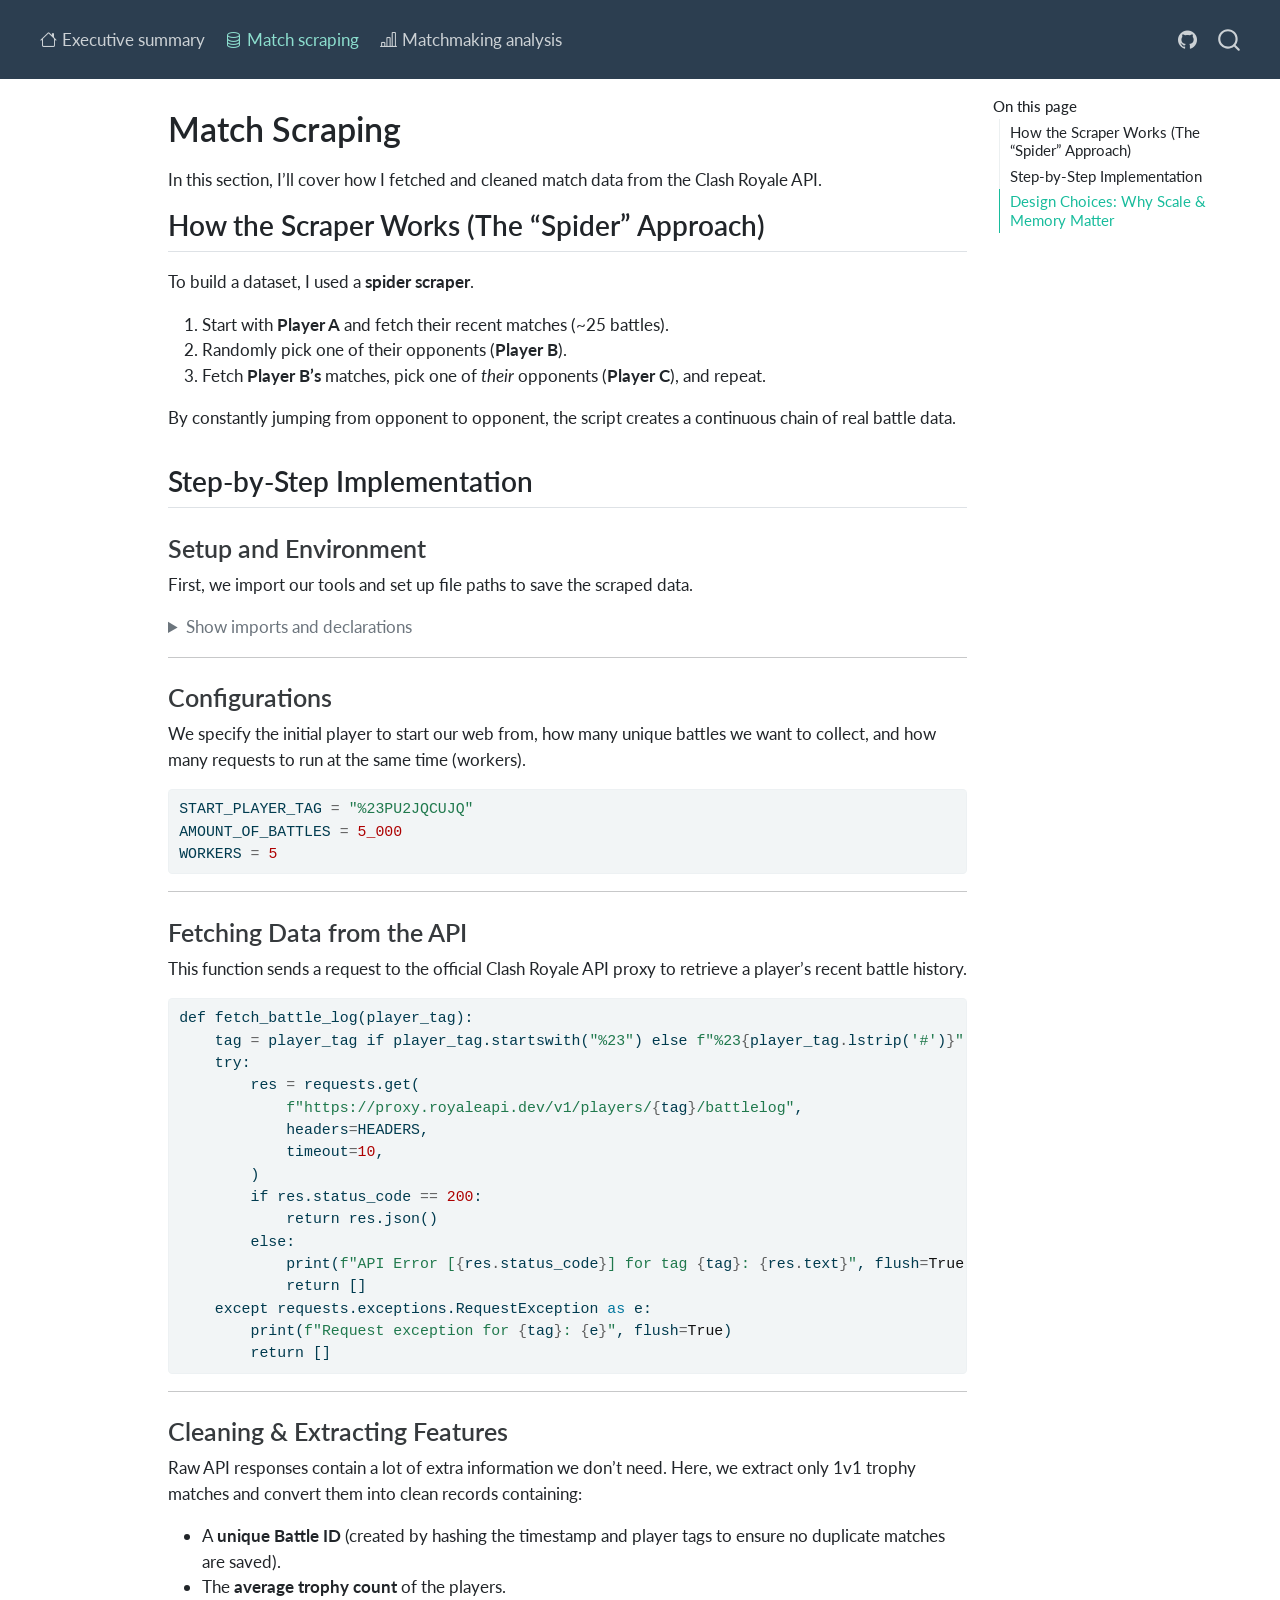
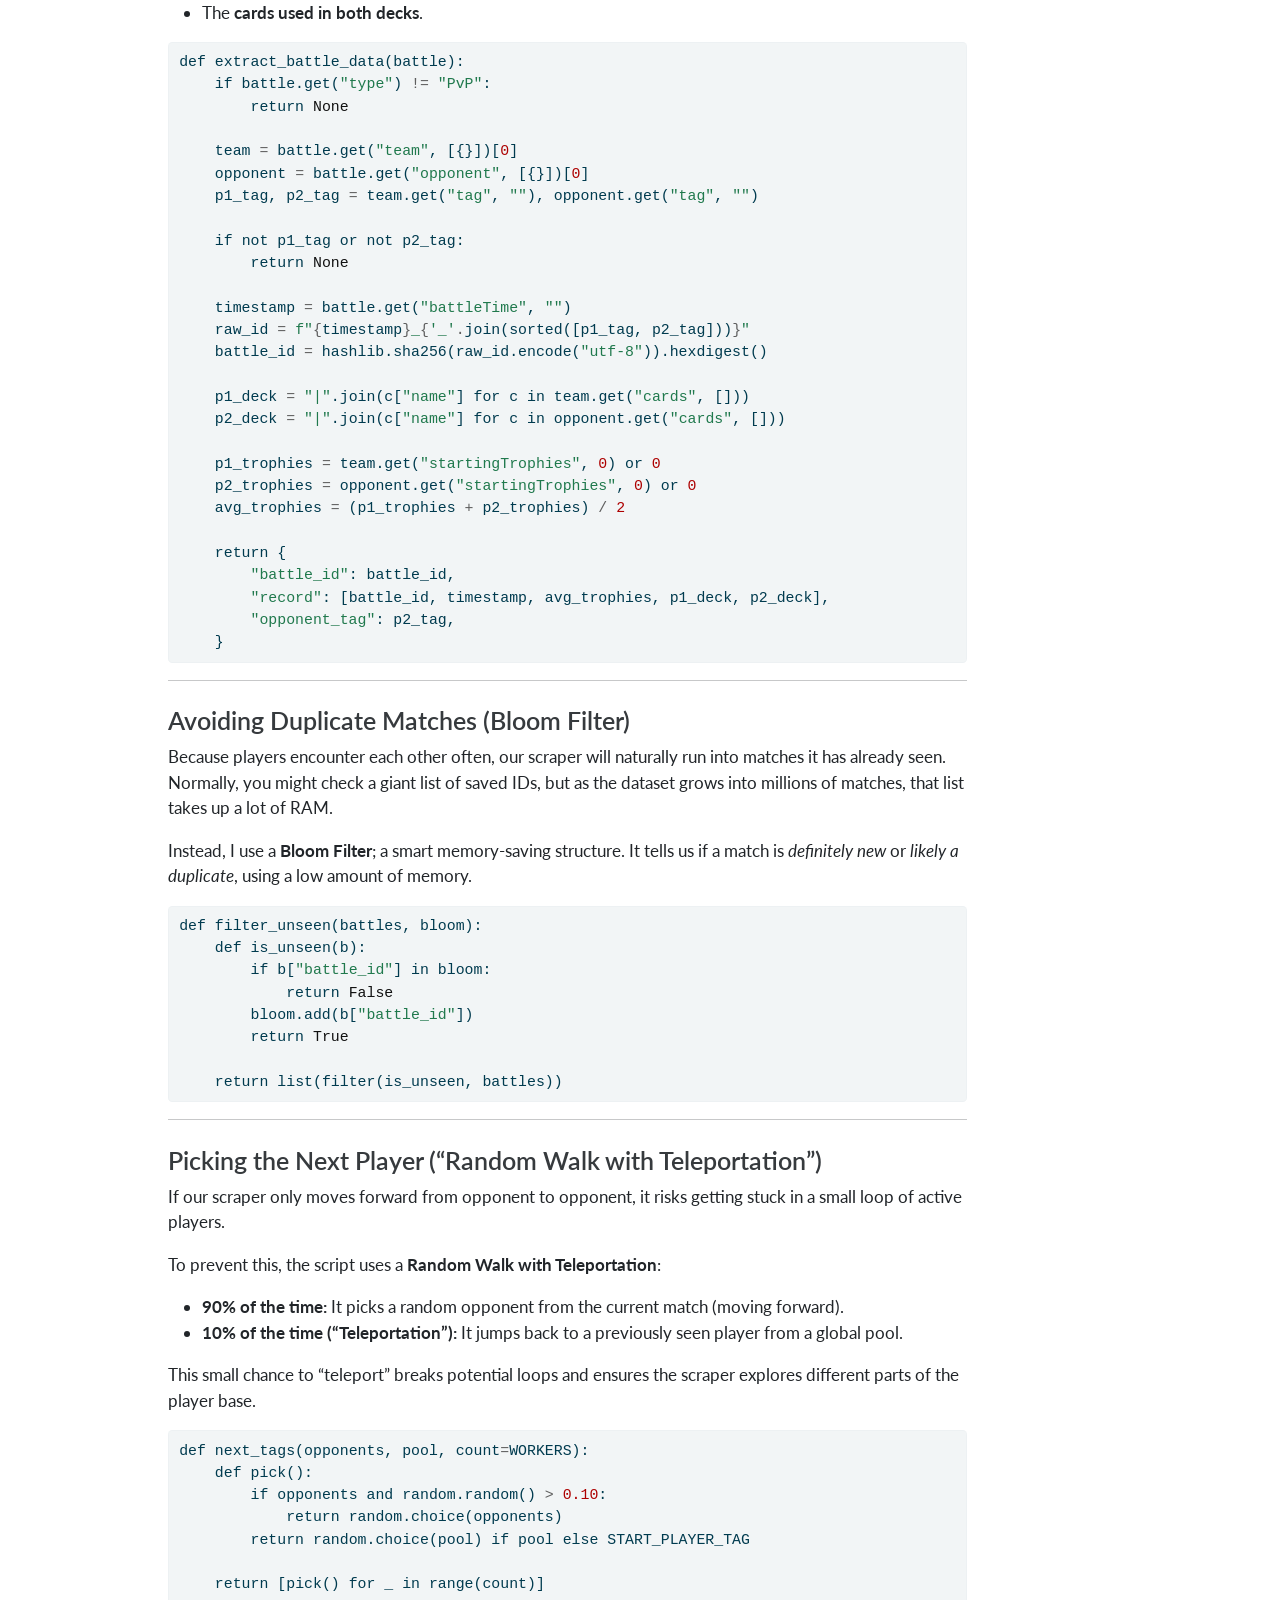
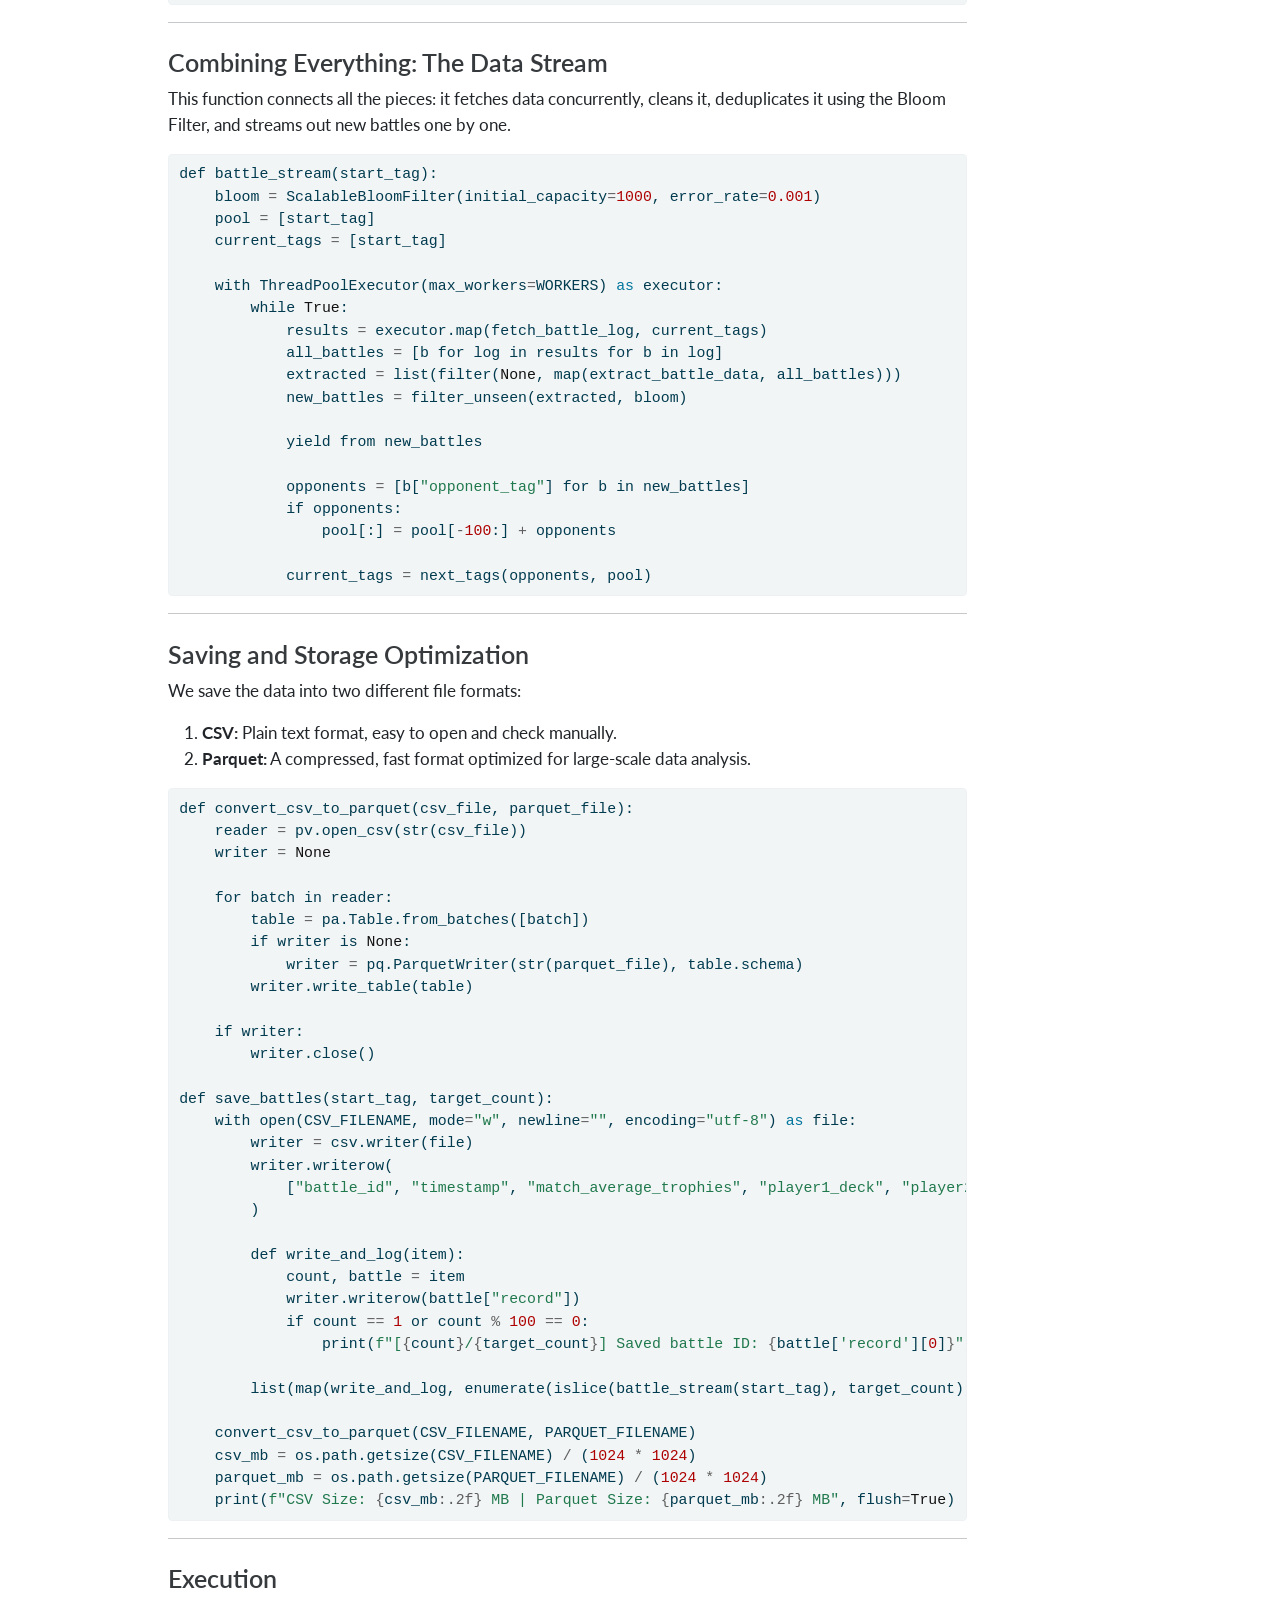
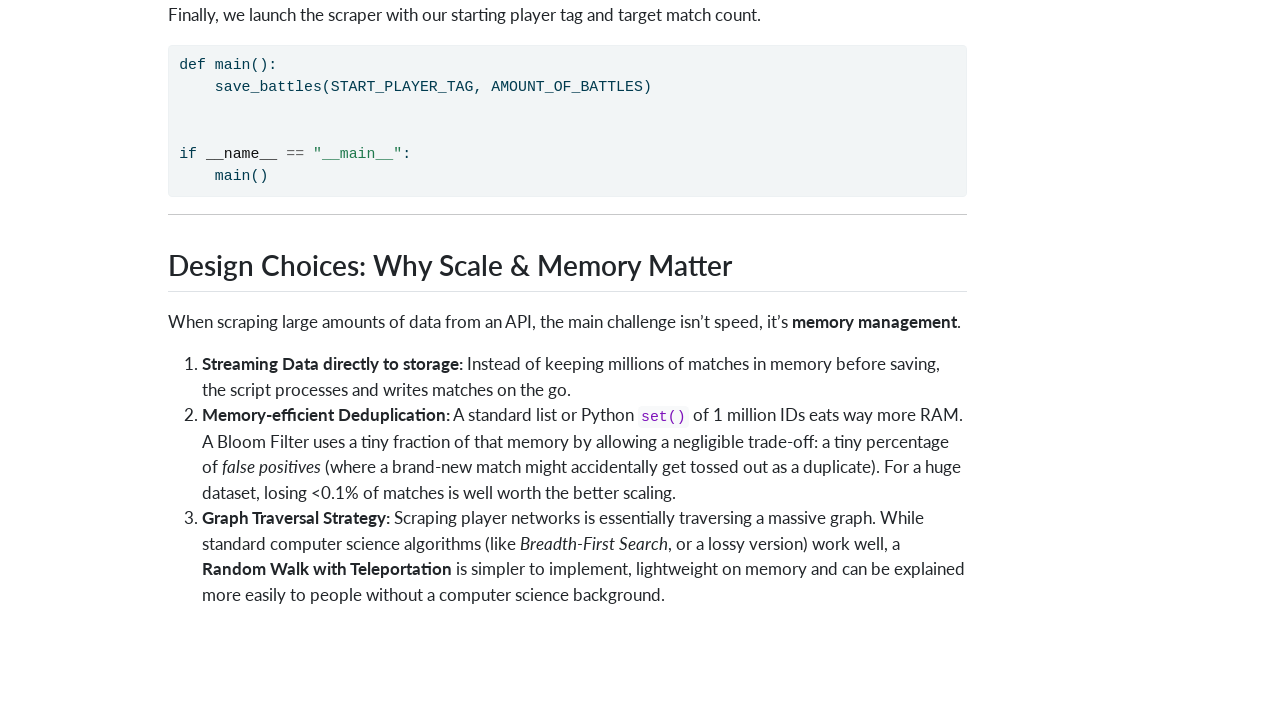
<file: docs/pages/01_match_scraping.html>
<!DOCTYPE html>
<html xmlns="http://www.w3.org/1999/xhtml" lang="en" xml:lang="en"><head>

<meta charset="utf-8">
<meta name="generator" content="quarto-1.4.555">

<meta name="viewport" content="width=device-width, initial-scale=1.0, user-scalable=yes">


<title>Clash Royale Matchmaking Analysis - Match Scraping</title>
<style>
code{white-space: pre-wrap;}
span.smallcaps{font-variant: small-caps;}
div.columns{display: flex; gap: min(4vw, 1.5em);}
div.column{flex: auto; overflow-x: auto;}
div.hanging-indent{margin-left: 1.5em; text-indent: -1.5em;}
ul.task-list{list-style: none;}
ul.task-list li input[type="checkbox"] {
  width: 0.8em;
  margin: 0 0.8em 0.2em -1em; /* quarto-specific, see https://github.com/quarto-dev/quarto-cli/issues/4556 */ 
  vertical-align: middle;
}
/* CSS for syntax highlighting */
pre > code.sourceCode { white-space: pre; position: relative; }
pre > code.sourceCode > span { line-height: 1.25; }
pre > code.sourceCode > span:empty { height: 1.2em; }
.sourceCode { overflow: visible; }
code.sourceCode > span { color: inherit; text-decoration: inherit; }
div.sourceCode { margin: 1em 0; }
pre.sourceCode { margin: 0; }
@media screen {
div.sourceCode { overflow: auto; }
}
@media print {
pre > code.sourceCode { white-space: pre-wrap; }
pre > code.sourceCode > span { text-indent: -5em; padding-left: 5em; }
}
pre.numberSource code
  { counter-reset: source-line 0; }
pre.numberSource code > span
  { position: relative; left: -4em; counter-increment: source-line; }
pre.numberSource code > span > a:first-child::before
  { content: counter(source-line);
    position: relative; left: -1em; text-align: right; vertical-align: baseline;
    border: none; display: inline-block;
    -webkit-touch-callout: none; -webkit-user-select: none;
    -khtml-user-select: none; -moz-user-select: none;
    -ms-user-select: none; user-select: none;
    padding: 0 4px; width: 4em;
  }
pre.numberSource { margin-left: 3em;  padding-left: 4px; }
div.sourceCode
  {   }
@media screen {
pre > code.sourceCode > span > a:first-child::before { text-decoration: underline; }
}
</style>


<script src="../site_libs/quarto-nav/quarto-nav.js"></script>
<script src="../site_libs/quarto-nav/headroom.min.js"></script>
<script src="../site_libs/clipboard/clipboard.min.js"></script>
<script src="../site_libs/quarto-search/autocomplete.umd.js"></script>
<script src="../site_libs/quarto-search/fuse.min.js"></script>
<script src="../site_libs/quarto-search/quarto-search.js"></script>
<meta name="quarto:offset" content="../">
<script src="../site_libs/quarto-html/quarto.js"></script>
<script src="../site_libs/quarto-html/popper.min.js"></script>
<script src="../site_libs/quarto-html/tippy.umd.min.js"></script>
<script src="../site_libs/quarto-html/anchor.min.js"></script>
<link href="../site_libs/quarto-html/tippy.css" rel="stylesheet">
<link href="../site_libs/quarto-html/quarto-syntax-highlighting.css" rel="stylesheet" id="quarto-text-highlighting-styles">
<script src="../site_libs/bootstrap/bootstrap.min.js"></script>
<link href="../site_libs/bootstrap/bootstrap-icons.css" rel="stylesheet">
<link href="../site_libs/bootstrap/bootstrap.min.css" rel="stylesheet" id="quarto-bootstrap" data-mode="light">
<script id="quarto-search-options" type="application/json">{
  "location": "navbar",
  "copy-button": false,
  "collapse-after": 3,
  "panel-placement": "end",
  "type": "overlay",
  "limit": 50,
  "keyboard-shortcut": [
    "f",
    "/",
    "s"
  ],
  "show-item-context": false,
  "language": {
    "search-no-results-text": "No results",
    "search-matching-documents-text": "matching documents",
    "search-copy-link-title": "Copy link to search",
    "search-hide-matches-text": "Hide additional matches",
    "search-more-match-text": "more match in this document",
    "search-more-matches-text": "more matches in this document",
    "search-clear-button-title": "Clear",
    "search-text-placeholder": "",
    "search-detached-cancel-button-title": "Cancel",
    "search-submit-button-title": "Submit",
    "search-label": "Search"
  }
}</script>


</head>

<body class="nav-fixed">

<div id="quarto-search-results"></div>
  <header id="quarto-header" class="headroom fixed-top">
    <nav class="navbar navbar-expand-lg " data-bs-theme="dark">
      <div class="navbar-container container-fluid">
            <div id="quarto-search" class="" title="Search"></div>
          <button class="navbar-toggler" type="button" data-bs-toggle="collapse" data-bs-target="#navbarCollapse" aria-controls="navbarCollapse" aria-expanded="false" aria-label="Toggle navigation" onclick="if (window.quartoToggleHeadroom) { window.quartoToggleHeadroom(); }">
  <span class="navbar-toggler-icon"></span>
</button>
          <div class="collapse navbar-collapse" id="navbarCollapse">
            <ul class="navbar-nav navbar-nav-scroll me-auto">
  <li class="nav-item">
    <a class="nav-link" href="../pages/index.html"> <i class="bi bi-house" role="img">
</i> 
<span class="menu-text">Executive summary</span></a>
  </li>  
  <li class="nav-item">
    <a class="nav-link active" href="../pages/01_match_scraping.html" aria-current="page"> <i class="bi bi-database" role="img">
</i> 
<span class="menu-text">Match scraping</span></a>
  </li>  
  <li class="nav-item">
    <a class="nav-link" href="../pages/02_matchmaking_analysis.html"> <i class="bi bi-bar-chart-line" role="img">
</i> 
<span class="menu-text">Matchmaking analysis</span></a>
  </li>  
</ul>
            <ul class="navbar-nav navbar-nav-scroll ms-auto">
  <li class="nav-item compact">
    <a class="nav-link" href="https://github.com/CrabGuy/ClashRoyaleMatchmakingAnalysis"> <i class="bi bi-github" role="img">
</i> 
<span class="menu-text"></span></a>
  </li>  
</ul>
          </div> <!-- /navcollapse -->
          <div class="quarto-navbar-tools">
</div>
      </div> <!-- /container-fluid -->
    </nav>
</header>
<!-- content -->
<div id="quarto-content" class="quarto-container page-columns page-rows-contents page-layout-article page-navbar">
<!-- sidebar -->
<!-- margin-sidebar -->
    <div id="quarto-margin-sidebar" class="sidebar margin-sidebar">
        <nav id="TOC" role="doc-toc" class="toc-active">
    <h2 id="toc-title">On this page</h2>
   
  <ul>
  <li><a href="#how-the-scraper-works-the-spider-approach" id="toc-how-the-scraper-works-the-spider-approach" class="nav-link active" data-scroll-target="#how-the-scraper-works-the-spider-approach">How the Scraper Works (The “Spider” Approach)</a></li>
  <li><a href="#step-by-step-implementation" id="toc-step-by-step-implementation" class="nav-link" data-scroll-target="#step-by-step-implementation">Step-by-Step Implementation</a>
  <ul class="collapse">
  <li><a href="#setup-and-environment" id="toc-setup-and-environment" class="nav-link" data-scroll-target="#setup-and-environment">Setup and Environment</a></li>
  <li><a href="#configurations" id="toc-configurations" class="nav-link" data-scroll-target="#configurations">Configurations</a></li>
  <li><a href="#fetching-data-from-the-api" id="toc-fetching-data-from-the-api" class="nav-link" data-scroll-target="#fetching-data-from-the-api">Fetching Data from the API</a></li>
  <li><a href="#cleaning-extracting-features" id="toc-cleaning-extracting-features" class="nav-link" data-scroll-target="#cleaning-extracting-features">Cleaning &amp; Extracting Features</a></li>
  <li><a href="#avoiding-duplicate-matches-bloom-filter" id="toc-avoiding-duplicate-matches-bloom-filter" class="nav-link" data-scroll-target="#avoiding-duplicate-matches-bloom-filter">Avoiding Duplicate Matches (Bloom Filter)</a></li>
  <li><a href="#picking-the-next-player-random-walk-with-teleportation" id="toc-picking-the-next-player-random-walk-with-teleportation" class="nav-link" data-scroll-target="#picking-the-next-player-random-walk-with-teleportation">Picking the Next Player (“Random Walk with Teleportation”)</a></li>
  <li><a href="#combining-everything-the-data-stream" id="toc-combining-everything-the-data-stream" class="nav-link" data-scroll-target="#combining-everything-the-data-stream">Combining Everything: The Data Stream</a></li>
  <li><a href="#saving-and-storage-optimization" id="toc-saving-and-storage-optimization" class="nav-link" data-scroll-target="#saving-and-storage-optimization">Saving and Storage Optimization</a></li>
  <li><a href="#execution" id="toc-execution" class="nav-link" data-scroll-target="#execution">Execution</a></li>
  </ul></li>
  <li><a href="#design-choices-why-scale-memory-matter" id="toc-design-choices-why-scale-memory-matter" class="nav-link" data-scroll-target="#design-choices-why-scale-memory-matter">Design Choices: Why Scale &amp; Memory Matter</a></li>
  </ul>
</nav>
    </div>
<!-- main -->
<main class="content" id="quarto-document-content">

<header id="title-block-header" class="quarto-title-block default">
<div class="quarto-title">
<h1 class="title">Match Scraping</h1>
</div>



<div class="quarto-title-meta">

    
  
    
  </div>
  


</header>


<p>In this section, I’ll cover how I fetched and cleaned match data from the Clash Royale API.</p>
<section id="how-the-scraper-works-the-spider-approach" class="level2">
<h2 class="anchored" data-anchor-id="how-the-scraper-works-the-spider-approach">How the Scraper Works (The “Spider” Approach)</h2>
<p>To build a dataset, I used a <strong>spider scraper</strong>.</p>
<ol type="1">
<li>Start with <strong>Player A</strong> and fetch their recent matches (~25 battles).</li>
<li>Randomly pick one of their opponents (<strong>Player B</strong>).</li>
<li>Fetch <strong>Player B’s</strong> matches, pick one of <em>their</em> opponents (<strong>Player C</strong>), and repeat.</li>
</ol>
<p>By constantly jumping from opponent to opponent, the script creates a continuous chain of real battle data.</p>
</section>
<section id="step-by-step-implementation" class="level2">
<h2 class="anchored" data-anchor-id="step-by-step-implementation">Step-by-Step Implementation</h2>
<section id="setup-and-environment" class="level3">
<h3 class="anchored" data-anchor-id="setup-and-environment">Setup and Environment</h3>
<p>First, we import our tools and set up file paths to save the scraped data.</p>
<div id="17b599da" class="cell" data-execution_count="1">
<details class="code-fold">
<summary>Show imports and declarations</summary>
<div class="sourceCode cell-code" id="cb1"><pre class="sourceCode python code-with-copy"><code class="sourceCode python"><span id="cb1-1"><a href="#cb1-1" aria-hidden="true" tabindex="-1"></a><span class="im">import</span> csv</span>
<span id="cb1-2"><a href="#cb1-2" aria-hidden="true" tabindex="-1"></a><span class="im">import</span> hashlib</span>
<span id="cb1-3"><a href="#cb1-3" aria-hidden="true" tabindex="-1"></a><span class="im">import</span> os</span>
<span id="cb1-4"><a href="#cb1-4" aria-hidden="true" tabindex="-1"></a><span class="im">import</span> random</span>
<span id="cb1-5"><a href="#cb1-5" aria-hidden="true" tabindex="-1"></a><span class="im">from</span> concurrent.futures <span class="im">import</span> ThreadPoolExecutor</span>
<span id="cb1-6"><a href="#cb1-6" aria-hidden="true" tabindex="-1"></a><span class="im">from</span> itertools <span class="im">import</span> islice</span>
<span id="cb1-7"><a href="#cb1-7" aria-hidden="true" tabindex="-1"></a><span class="im">from</span> pathlib <span class="im">import</span> Path</span>
<span id="cb1-8"><a href="#cb1-8" aria-hidden="true" tabindex="-1"></a></span>
<span id="cb1-9"><a href="#cb1-9" aria-hidden="true" tabindex="-1"></a><span class="im">import</span> pyarrow <span class="im">as</span> pa</span>
<span id="cb1-10"><a href="#cb1-10" aria-hidden="true" tabindex="-1"></a><span class="im">import</span> pyarrow.csv <span class="im">as</span> pv</span>
<span id="cb1-11"><a href="#cb1-11" aria-hidden="true" tabindex="-1"></a><span class="im">import</span> pyarrow.parquet <span class="im">as</span> pq</span>
<span id="cb1-12"><a href="#cb1-12" aria-hidden="true" tabindex="-1"></a><span class="im">import</span> requests</span>
<span id="cb1-13"><a href="#cb1-13" aria-hidden="true" tabindex="-1"></a><span class="im">from</span> dotenv <span class="im">import</span> load_dotenv</span>
<span id="cb1-14"><a href="#cb1-14" aria-hidden="true" tabindex="-1"></a><span class="im">from</span> pybloom_live <span class="im">import</span> ScalableBloomFilter</span>
<span id="cb1-15"><a href="#cb1-15" aria-hidden="true" tabindex="-1"></a></span>
<span id="cb1-16"><a href="#cb1-16" aria-hidden="true" tabindex="-1"></a><span class="im">import</span> os</span>
<span id="cb1-17"><a href="#cb1-17" aria-hidden="true" tabindex="-1"></a><span class="im">from</span> pathlib <span class="im">import</span> Path</span>
<span id="cb1-18"><a href="#cb1-18" aria-hidden="true" tabindex="-1"></a></span>
<span id="cb1-19"><a href="#cb1-19" aria-hidden="true" tabindex="-1"></a>PARENT_DIR <span class="op">=</span> Path.cwd().parent</span>
<span id="cb1-20"><a href="#cb1-20" aria-hidden="true" tabindex="-1"></a>DATA_DIR <span class="op">=</span> PARENT_DIR <span class="op">/</span> <span class="st">"data"</span></span>
<span id="cb1-21"><a href="#cb1-21" aria-hidden="true" tabindex="-1"></a>CSV_FILENAME <span class="op">=</span> DATA_DIR <span class="op">/</span> <span class="st">"raw"</span> <span class="op">/</span> <span class="st">"trophy_battles.csv"</span></span>
<span id="cb1-22"><a href="#cb1-22" aria-hidden="true" tabindex="-1"></a>PARQUET_FILENAME <span class="op">=</span> DATA_DIR <span class="op">/</span> <span class="st">"processed"</span> <span class="op">/</span> <span class="st">"trophy_battles.parquet"</span></span>
<span id="cb1-23"><a href="#cb1-23" aria-hidden="true" tabindex="-1"></a></span>
<span id="cb1-24"><a href="#cb1-24" aria-hidden="true" tabindex="-1"></a>CSV_FILENAME.parent.mkdir(parents<span class="op">=</span><span class="va">True</span>, exist_ok<span class="op">=</span><span class="va">True</span>)</span>
<span id="cb1-25"><a href="#cb1-25" aria-hidden="true" tabindex="-1"></a>PARQUET_FILENAME.parent.mkdir(parents<span class="op">=</span><span class="va">True</span>, exist_ok<span class="op">=</span><span class="va">True</span>)</span>
<span id="cb1-26"><a href="#cb1-26" aria-hidden="true" tabindex="-1"></a></span>
<span id="cb1-27"><a href="#cb1-27" aria-hidden="true" tabindex="-1"></a>load_dotenv()</span>
<span id="cb1-28"><a href="#cb1-28" aria-hidden="true" tabindex="-1"></a>API_KEY <span class="op">=</span> API_KEY <span class="co"># type: ignore</span></span>
<span id="cb1-29"><a href="#cb1-29" aria-hidden="true" tabindex="-1"></a><span class="cf">if</span> <span class="kw">not</span> API_KEY:</span>
<span id="cb1-30"><a href="#cb1-30" aria-hidden="true" tabindex="-1"></a>    <span class="cf">raise</span> <span class="pp">ValueError</span>(<span class="st">"API_KEY not found"</span>)</span>
<span id="cb1-31"><a href="#cb1-31" aria-hidden="true" tabindex="-1"></a><span class="cf">if</span> API_KEY <span class="op">==</span> <span class="st">"YOUR_OWN_API_KEY_HERE"</span>:</span>
<span id="cb1-32"><a href="#cb1-32" aria-hidden="true" tabindex="-1"></a>    <span class="cf">raise</span> <span class="pp">RuntimeError</span>(<span class="st">"You need to create your own API key"</span>)</span>
<span id="cb1-33"><a href="#cb1-33" aria-hidden="true" tabindex="-1"></a></span>
<span id="cb1-34"><a href="#cb1-34" aria-hidden="true" tabindex="-1"></a>DATA_DIR <span class="op">=</span> PARENT_DIR <span class="op">/</span> <span class="st">"data"</span></span>
<span id="cb1-35"><a href="#cb1-35" aria-hidden="true" tabindex="-1"></a>CSV_FILENAME <span class="op">=</span> DATA_DIR <span class="op">/</span> <span class="st">"raw"</span> <span class="op">/</span> <span class="st">"trophy_battles.csv"</span></span>
<span id="cb1-36"><a href="#cb1-36" aria-hidden="true" tabindex="-1"></a>PARQUET_FILENAME <span class="op">=</span> DATA_DIR <span class="op">/</span> <span class="st">"processed"</span> <span class="op">/</span> <span class="st">"trophy_battles.parquet"</span></span>
<span id="cb1-37"><a href="#cb1-37" aria-hidden="true" tabindex="-1"></a></span>
<span id="cb1-38"><a href="#cb1-38" aria-hidden="true" tabindex="-1"></a>HEADERS <span class="op">=</span> {<span class="st">"Authorization"</span>: <span class="ss">f"Bearer </span><span class="sc">{</span>API_KEY<span class="sc">}</span><span class="ss">"</span>}</span></code><button title="Copy to Clipboard" class="code-copy-button"><i class="bi"></i></button></pre></div>
</details>
</div>
<hr>
</section>
<section id="configurations" class="level3">
<h3 class="anchored" data-anchor-id="configurations">Configurations</h3>
<p>We specify the initial player to start our web from, how many unique battles we want to collect, and how many requests to run at the same time (workers).</p>
<div id="1f01ac3d" class="cell" data-execution_count="2">
<div class="sourceCode cell-code" id="cb2"><pre class="sourceCode python code-with-copy"><code class="sourceCode python"><span id="cb2-1"><a href="#cb2-1" aria-hidden="true" tabindex="-1"></a>START_PLAYER_TAG <span class="op">=</span> <span class="st">"%23PU2JQCUJQ"</span></span>
<span id="cb2-2"><a href="#cb2-2" aria-hidden="true" tabindex="-1"></a>AMOUNT_OF_BATTLES <span class="op">=</span> <span class="dv">5_000</span></span>
<span id="cb2-3"><a href="#cb2-3" aria-hidden="true" tabindex="-1"></a>WORKERS <span class="op">=</span> <span class="dv">5</span></span></code><button title="Copy to Clipboard" class="code-copy-button"><i class="bi"></i></button></pre></div>
</div>
<hr>
</section>
<section id="fetching-data-from-the-api" class="level3">
<h3 class="anchored" data-anchor-id="fetching-data-from-the-api">Fetching Data from the API</h3>
<p>This function sends a request to the official Clash Royale API proxy to retrieve a player’s recent battle history.</p>
<div id="d804e904" class="cell" data-execution_count="3">
<div class="sourceCode cell-code" id="cb3"><pre class="sourceCode python code-with-copy"><code class="sourceCode python"><span id="cb3-1"><a href="#cb3-1" aria-hidden="true" tabindex="-1"></a><span class="kw">def</span> fetch_battle_log(player_tag):</span>
<span id="cb3-2"><a href="#cb3-2" aria-hidden="true" tabindex="-1"></a>    tag <span class="op">=</span> player_tag <span class="cf">if</span> player_tag.startswith(<span class="st">"%23"</span>) <span class="cf">else</span> <span class="ss">f"%23</span><span class="sc">{</span>player_tag<span class="sc">.</span>lstrip(<span class="st">'#'</span>)<span class="sc">}</span><span class="ss">"</span></span>
<span id="cb3-3"><a href="#cb3-3" aria-hidden="true" tabindex="-1"></a>    <span class="cf">try</span>:</span>
<span id="cb3-4"><a href="#cb3-4" aria-hidden="true" tabindex="-1"></a>        res <span class="op">=</span> requests.get(</span>
<span id="cb3-5"><a href="#cb3-5" aria-hidden="true" tabindex="-1"></a>            <span class="ss">f"https://proxy.royaleapi.dev/v1/players/</span><span class="sc">{</span>tag<span class="sc">}</span><span class="ss">/battlelog"</span>,</span>
<span id="cb3-6"><a href="#cb3-6" aria-hidden="true" tabindex="-1"></a>            headers<span class="op">=</span>HEADERS,</span>
<span id="cb3-7"><a href="#cb3-7" aria-hidden="true" tabindex="-1"></a>            timeout<span class="op">=</span><span class="dv">10</span>,</span>
<span id="cb3-8"><a href="#cb3-8" aria-hidden="true" tabindex="-1"></a>        )</span>
<span id="cb3-9"><a href="#cb3-9" aria-hidden="true" tabindex="-1"></a>        <span class="cf">if</span> res.status_code <span class="op">==</span> <span class="dv">200</span>:</span>
<span id="cb3-10"><a href="#cb3-10" aria-hidden="true" tabindex="-1"></a>            <span class="cf">return</span> res.json()</span>
<span id="cb3-11"><a href="#cb3-11" aria-hidden="true" tabindex="-1"></a>        <span class="cf">else</span>:</span>
<span id="cb3-12"><a href="#cb3-12" aria-hidden="true" tabindex="-1"></a>            <span class="bu">print</span>(<span class="ss">f"API Error [</span><span class="sc">{</span>res<span class="sc">.</span>status_code<span class="sc">}</span><span class="ss">] for tag </span><span class="sc">{</span>tag<span class="sc">}</span><span class="ss">: </span><span class="sc">{</span>res<span class="sc">.</span>text<span class="sc">}</span><span class="ss">"</span>, flush<span class="op">=</span><span class="va">True</span>)</span>
<span id="cb3-13"><a href="#cb3-13" aria-hidden="true" tabindex="-1"></a>            <span class="cf">return</span> []</span>
<span id="cb3-14"><a href="#cb3-14" aria-hidden="true" tabindex="-1"></a>    <span class="cf">except</span> requests.exceptions.RequestException <span class="im">as</span> e:</span>
<span id="cb3-15"><a href="#cb3-15" aria-hidden="true" tabindex="-1"></a>        <span class="bu">print</span>(<span class="ss">f"Request exception for </span><span class="sc">{</span>tag<span class="sc">}</span><span class="ss">: </span><span class="sc">{</span>e<span class="sc">}</span><span class="ss">"</span>, flush<span class="op">=</span><span class="va">True</span>)</span>
<span id="cb3-16"><a href="#cb3-16" aria-hidden="true" tabindex="-1"></a>        <span class="cf">return</span> []</span></code><button title="Copy to Clipboard" class="code-copy-button"><i class="bi"></i></button></pre></div>
</div>
<hr>
</section>
<section id="cleaning-extracting-features" class="level3">
<h3 class="anchored" data-anchor-id="cleaning-extracting-features">Cleaning &amp; Extracting Features</h3>
<p>Raw API responses contain a lot of extra information we don’t need. Here, we extract only 1v1 trophy matches and convert them into clean records containing:</p>
<ul>
<li>A <strong>unique Battle ID</strong> (created by hashing the timestamp and player tags to ensure no duplicate matches are saved).</li>
<li>The <strong>average trophy count</strong> of the players.</li>
<li>The <strong>cards used in both decks</strong>.</li>
</ul>
<div id="46de41e6" class="cell" data-execution_count="4">
<div class="sourceCode cell-code" id="cb4"><pre class="sourceCode python code-with-copy"><code class="sourceCode python"><span id="cb4-1"><a href="#cb4-1" aria-hidden="true" tabindex="-1"></a><span class="kw">def</span> extract_battle_data(battle):</span>
<span id="cb4-2"><a href="#cb4-2" aria-hidden="true" tabindex="-1"></a>    <span class="cf">if</span> battle.get(<span class="st">"type"</span>) <span class="op">!=</span> <span class="st">"PvP"</span>:</span>
<span id="cb4-3"><a href="#cb4-3" aria-hidden="true" tabindex="-1"></a>        <span class="cf">return</span> <span class="va">None</span></span>
<span id="cb4-4"><a href="#cb4-4" aria-hidden="true" tabindex="-1"></a></span>
<span id="cb4-5"><a href="#cb4-5" aria-hidden="true" tabindex="-1"></a>    team <span class="op">=</span> battle.get(<span class="st">"team"</span>, [{}])[<span class="dv">0</span>]</span>
<span id="cb4-6"><a href="#cb4-6" aria-hidden="true" tabindex="-1"></a>    opponent <span class="op">=</span> battle.get(<span class="st">"opponent"</span>, [{}])[<span class="dv">0</span>]</span>
<span id="cb4-7"><a href="#cb4-7" aria-hidden="true" tabindex="-1"></a>    p1_tag, p2_tag <span class="op">=</span> team.get(<span class="st">"tag"</span>, <span class="st">""</span>), opponent.get(<span class="st">"tag"</span>, <span class="st">""</span>)</span>
<span id="cb4-8"><a href="#cb4-8" aria-hidden="true" tabindex="-1"></a></span>
<span id="cb4-9"><a href="#cb4-9" aria-hidden="true" tabindex="-1"></a>    <span class="cf">if</span> <span class="kw">not</span> p1_tag <span class="kw">or</span> <span class="kw">not</span> p2_tag:</span>
<span id="cb4-10"><a href="#cb4-10" aria-hidden="true" tabindex="-1"></a>        <span class="cf">return</span> <span class="va">None</span></span>
<span id="cb4-11"><a href="#cb4-11" aria-hidden="true" tabindex="-1"></a></span>
<span id="cb4-12"><a href="#cb4-12" aria-hidden="true" tabindex="-1"></a>    timestamp <span class="op">=</span> battle.get(<span class="st">"battleTime"</span>, <span class="st">""</span>)</span>
<span id="cb4-13"><a href="#cb4-13" aria-hidden="true" tabindex="-1"></a>    raw_id <span class="op">=</span> <span class="ss">f"</span><span class="sc">{</span>timestamp<span class="sc">}</span><span class="ss">_</span><span class="sc">{</span><span class="st">'_'</span><span class="sc">.</span>join(<span class="bu">sorted</span>([p1_tag, p2_tag]))<span class="sc">}</span><span class="ss">"</span></span>
<span id="cb4-14"><a href="#cb4-14" aria-hidden="true" tabindex="-1"></a>    battle_id <span class="op">=</span> hashlib.sha256(raw_id.encode(<span class="st">"utf-8"</span>)).hexdigest()</span>
<span id="cb4-15"><a href="#cb4-15" aria-hidden="true" tabindex="-1"></a></span>
<span id="cb4-16"><a href="#cb4-16" aria-hidden="true" tabindex="-1"></a>    p1_deck <span class="op">=</span> <span class="st">"|"</span>.join(c[<span class="st">"name"</span>] <span class="cf">for</span> c <span class="kw">in</span> team.get(<span class="st">"cards"</span>, []))</span>
<span id="cb4-17"><a href="#cb4-17" aria-hidden="true" tabindex="-1"></a>    p2_deck <span class="op">=</span> <span class="st">"|"</span>.join(c[<span class="st">"name"</span>] <span class="cf">for</span> c <span class="kw">in</span> opponent.get(<span class="st">"cards"</span>, []))</span>
<span id="cb4-18"><a href="#cb4-18" aria-hidden="true" tabindex="-1"></a></span>
<span id="cb4-19"><a href="#cb4-19" aria-hidden="true" tabindex="-1"></a>    p1_trophies <span class="op">=</span> team.get(<span class="st">"startingTrophies"</span>, <span class="dv">0</span>) <span class="kw">or</span> <span class="dv">0</span></span>
<span id="cb4-20"><a href="#cb4-20" aria-hidden="true" tabindex="-1"></a>    p2_trophies <span class="op">=</span> opponent.get(<span class="st">"startingTrophies"</span>, <span class="dv">0</span>) <span class="kw">or</span> <span class="dv">0</span></span>
<span id="cb4-21"><a href="#cb4-21" aria-hidden="true" tabindex="-1"></a>    avg_trophies <span class="op">=</span> (p1_trophies <span class="op">+</span> p2_trophies) <span class="op">/</span> <span class="dv">2</span></span>
<span id="cb4-22"><a href="#cb4-22" aria-hidden="true" tabindex="-1"></a></span>
<span id="cb4-23"><a href="#cb4-23" aria-hidden="true" tabindex="-1"></a>    <span class="cf">return</span> {</span>
<span id="cb4-24"><a href="#cb4-24" aria-hidden="true" tabindex="-1"></a>        <span class="st">"battle_id"</span>: battle_id,</span>
<span id="cb4-25"><a href="#cb4-25" aria-hidden="true" tabindex="-1"></a>        <span class="st">"record"</span>: [battle_id, timestamp, avg_trophies, p1_deck, p2_deck],</span>
<span id="cb4-26"><a href="#cb4-26" aria-hidden="true" tabindex="-1"></a>        <span class="st">"opponent_tag"</span>: p2_tag,</span>
<span id="cb4-27"><a href="#cb4-27" aria-hidden="true" tabindex="-1"></a>    }</span></code><button title="Copy to Clipboard" class="code-copy-button"><i class="bi"></i></button></pre></div>
</div>
<hr>
</section>
<section id="avoiding-duplicate-matches-bloom-filter" class="level3">
<h3 class="anchored" data-anchor-id="avoiding-duplicate-matches-bloom-filter">Avoiding Duplicate Matches (Bloom Filter)</h3>
<p>Because players encounter each other often, our scraper will naturally run into matches it has already seen. Normally, you might check a giant list of saved IDs, but as the dataset grows into millions of matches, that list takes up a lot of RAM.</p>
<p>Instead, I use a <strong>Bloom Filter</strong>; a smart memory-saving structure. It tells us if a match is <em>definitely new</em> or <em>likely a duplicate</em>, using a low amount of memory.</p>
<div id="b01e9fdd" class="cell" data-execution_count="5">
<div class="sourceCode cell-code" id="cb5"><pre class="sourceCode python code-with-copy"><code class="sourceCode python"><span id="cb5-1"><a href="#cb5-1" aria-hidden="true" tabindex="-1"></a><span class="kw">def</span> filter_unseen(battles, bloom):</span>
<span id="cb5-2"><a href="#cb5-2" aria-hidden="true" tabindex="-1"></a>    <span class="kw">def</span> is_unseen(b):</span>
<span id="cb5-3"><a href="#cb5-3" aria-hidden="true" tabindex="-1"></a>        <span class="cf">if</span> b[<span class="st">"battle_id"</span>] <span class="kw">in</span> bloom:</span>
<span id="cb5-4"><a href="#cb5-4" aria-hidden="true" tabindex="-1"></a>            <span class="cf">return</span> <span class="va">False</span></span>
<span id="cb5-5"><a href="#cb5-5" aria-hidden="true" tabindex="-1"></a>        bloom.add(b[<span class="st">"battle_id"</span>])</span>
<span id="cb5-6"><a href="#cb5-6" aria-hidden="true" tabindex="-1"></a>        <span class="cf">return</span> <span class="va">True</span></span>
<span id="cb5-7"><a href="#cb5-7" aria-hidden="true" tabindex="-1"></a></span>
<span id="cb5-8"><a href="#cb5-8" aria-hidden="true" tabindex="-1"></a>    <span class="cf">return</span> <span class="bu">list</span>(<span class="bu">filter</span>(is_unseen, battles))</span></code><button title="Copy to Clipboard" class="code-copy-button"><i class="bi"></i></button></pre></div>
</div>
<hr>
</section>
<section id="picking-the-next-player-random-walk-with-teleportation" class="level3">
<h3 class="anchored" data-anchor-id="picking-the-next-player-random-walk-with-teleportation">Picking the Next Player (“Random Walk with Teleportation”)</h3>
<p>If our scraper only moves forward from opponent to opponent, it risks getting stuck in a small loop of active players.</p>
<p>To prevent this, the script uses a <strong>Random Walk with Teleportation</strong>:</p>
<ul>
<li><strong>90% of the time:</strong> It picks a random opponent from the current match (moving forward).</li>
<li><strong>10% of the time (“Teleportation”):</strong> It jumps back to a previously seen player from a global pool.</li>
</ul>
<p>This small chance to “teleport” breaks potential loops and ensures the scraper explores different parts of the player base.</p>
<div id="4c21f0bd" class="cell" data-execution_count="6">
<div class="sourceCode cell-code" id="cb6"><pre class="sourceCode python code-with-copy"><code class="sourceCode python"><span id="cb6-1"><a href="#cb6-1" aria-hidden="true" tabindex="-1"></a><span class="kw">def</span> next_tags(opponents, pool, count<span class="op">=</span>WORKERS):</span>
<span id="cb6-2"><a href="#cb6-2" aria-hidden="true" tabindex="-1"></a>    <span class="kw">def</span> pick():</span>
<span id="cb6-3"><a href="#cb6-3" aria-hidden="true" tabindex="-1"></a>        <span class="cf">if</span> opponents <span class="kw">and</span> random.random() <span class="op">&gt;</span> <span class="fl">0.10</span>:</span>
<span id="cb6-4"><a href="#cb6-4" aria-hidden="true" tabindex="-1"></a>            <span class="cf">return</span> random.choice(opponents)</span>
<span id="cb6-5"><a href="#cb6-5" aria-hidden="true" tabindex="-1"></a>        <span class="cf">return</span> random.choice(pool) <span class="cf">if</span> pool <span class="cf">else</span> START_PLAYER_TAG</span>
<span id="cb6-6"><a href="#cb6-6" aria-hidden="true" tabindex="-1"></a></span>
<span id="cb6-7"><a href="#cb6-7" aria-hidden="true" tabindex="-1"></a>    <span class="cf">return</span> [pick() <span class="cf">for</span> _ <span class="kw">in</span> <span class="bu">range</span>(count)]</span></code><button title="Copy to Clipboard" class="code-copy-button"><i class="bi"></i></button></pre></div>
</div>
<hr>
</section>
<section id="combining-everything-the-data-stream" class="level3">
<h3 class="anchored" data-anchor-id="combining-everything-the-data-stream">Combining Everything: The Data Stream</h3>
<p>This function connects all the pieces: it fetches data concurrently, cleans it, deduplicates it using the Bloom Filter, and streams out new battles one by one.</p>
<div id="dd56abc3" class="cell" data-execution_count="7">
<div class="sourceCode cell-code" id="cb7"><pre class="sourceCode python code-with-copy"><code class="sourceCode python"><span id="cb7-1"><a href="#cb7-1" aria-hidden="true" tabindex="-1"></a><span class="kw">def</span> battle_stream(start_tag):</span>
<span id="cb7-2"><a href="#cb7-2" aria-hidden="true" tabindex="-1"></a>    bloom <span class="op">=</span> ScalableBloomFilter(initial_capacity<span class="op">=</span><span class="dv">1000</span>, error_rate<span class="op">=</span><span class="fl">0.001</span>)</span>
<span id="cb7-3"><a href="#cb7-3" aria-hidden="true" tabindex="-1"></a>    pool <span class="op">=</span> [start_tag]</span>
<span id="cb7-4"><a href="#cb7-4" aria-hidden="true" tabindex="-1"></a>    current_tags <span class="op">=</span> [start_tag]</span>
<span id="cb7-5"><a href="#cb7-5" aria-hidden="true" tabindex="-1"></a></span>
<span id="cb7-6"><a href="#cb7-6" aria-hidden="true" tabindex="-1"></a>    <span class="cf">with</span> ThreadPoolExecutor(max_workers<span class="op">=</span>WORKERS) <span class="im">as</span> executor:</span>
<span id="cb7-7"><a href="#cb7-7" aria-hidden="true" tabindex="-1"></a>        <span class="cf">while</span> <span class="va">True</span>:</span>
<span id="cb7-8"><a href="#cb7-8" aria-hidden="true" tabindex="-1"></a>            results <span class="op">=</span> executor.<span class="bu">map</span>(fetch_battle_log, current_tags)</span>
<span id="cb7-9"><a href="#cb7-9" aria-hidden="true" tabindex="-1"></a>            all_battles <span class="op">=</span> [b <span class="cf">for</span> log <span class="kw">in</span> results <span class="cf">for</span> b <span class="kw">in</span> log]</span>
<span id="cb7-10"><a href="#cb7-10" aria-hidden="true" tabindex="-1"></a>            extracted <span class="op">=</span> <span class="bu">list</span>(<span class="bu">filter</span>(<span class="va">None</span>, <span class="bu">map</span>(extract_battle_data, all_battles)))</span>
<span id="cb7-11"><a href="#cb7-11" aria-hidden="true" tabindex="-1"></a>            new_battles <span class="op">=</span> filter_unseen(extracted, bloom)</span>
<span id="cb7-12"><a href="#cb7-12" aria-hidden="true" tabindex="-1"></a></span>
<span id="cb7-13"><a href="#cb7-13" aria-hidden="true" tabindex="-1"></a>            <span class="cf">yield</span> <span class="cf">from</span> new_battles</span>
<span id="cb7-14"><a href="#cb7-14" aria-hidden="true" tabindex="-1"></a></span>
<span id="cb7-15"><a href="#cb7-15" aria-hidden="true" tabindex="-1"></a>            opponents <span class="op">=</span> [b[<span class="st">"opponent_tag"</span>] <span class="cf">for</span> b <span class="kw">in</span> new_battles]</span>
<span id="cb7-16"><a href="#cb7-16" aria-hidden="true" tabindex="-1"></a>            <span class="cf">if</span> opponents:</span>
<span id="cb7-17"><a href="#cb7-17" aria-hidden="true" tabindex="-1"></a>                pool[:] <span class="op">=</span> pool[<span class="op">-</span><span class="dv">100</span>:] <span class="op">+</span> opponents</span>
<span id="cb7-18"><a href="#cb7-18" aria-hidden="true" tabindex="-1"></a></span>
<span id="cb7-19"><a href="#cb7-19" aria-hidden="true" tabindex="-1"></a>            current_tags <span class="op">=</span> next_tags(opponents, pool)</span></code><button title="Copy to Clipboard" class="code-copy-button"><i class="bi"></i></button></pre></div>
</div>
<hr>
</section>
<section id="saving-and-storage-optimization" class="level3">
<h3 class="anchored" data-anchor-id="saving-and-storage-optimization">Saving and Storage Optimization</h3>
<p>We save the data into two different file formats:</p>
<ol type="1">
<li><strong>CSV:</strong> Plain text format, easy to open and check manually.</li>
<li><strong>Parquet:</strong> A compressed, fast format optimized for large-scale data analysis.</li>
</ol>
<div id="97b54fd7" class="cell" data-execution_count="8">
<div class="sourceCode cell-code" id="cb8"><pre class="sourceCode python code-with-copy"><code class="sourceCode python"><span id="cb8-1"><a href="#cb8-1" aria-hidden="true" tabindex="-1"></a><span class="kw">def</span> convert_csv_to_parquet(csv_file, parquet_file):</span>
<span id="cb8-2"><a href="#cb8-2" aria-hidden="true" tabindex="-1"></a>    reader <span class="op">=</span> pv.open_csv(<span class="bu">str</span>(csv_file))</span>
<span id="cb8-3"><a href="#cb8-3" aria-hidden="true" tabindex="-1"></a>    writer <span class="op">=</span> <span class="va">None</span></span>
<span id="cb8-4"><a href="#cb8-4" aria-hidden="true" tabindex="-1"></a></span>
<span id="cb8-5"><a href="#cb8-5" aria-hidden="true" tabindex="-1"></a>    <span class="cf">for</span> batch <span class="kw">in</span> reader:</span>
<span id="cb8-6"><a href="#cb8-6" aria-hidden="true" tabindex="-1"></a>        table <span class="op">=</span> pa.Table.from_batches([batch])</span>
<span id="cb8-7"><a href="#cb8-7" aria-hidden="true" tabindex="-1"></a>        <span class="cf">if</span> writer <span class="kw">is</span> <span class="va">None</span>:</span>
<span id="cb8-8"><a href="#cb8-8" aria-hidden="true" tabindex="-1"></a>            writer <span class="op">=</span> pq.ParquetWriter(<span class="bu">str</span>(parquet_file), table.schema)</span>
<span id="cb8-9"><a href="#cb8-9" aria-hidden="true" tabindex="-1"></a>        writer.write_table(table)</span>
<span id="cb8-10"><a href="#cb8-10" aria-hidden="true" tabindex="-1"></a></span>
<span id="cb8-11"><a href="#cb8-11" aria-hidden="true" tabindex="-1"></a>    <span class="cf">if</span> writer:</span>
<span id="cb8-12"><a href="#cb8-12" aria-hidden="true" tabindex="-1"></a>        writer.close()</span>
<span id="cb8-13"><a href="#cb8-13" aria-hidden="true" tabindex="-1"></a></span>
<span id="cb8-14"><a href="#cb8-14" aria-hidden="true" tabindex="-1"></a><span class="kw">def</span> save_battles(start_tag, target_count):</span>
<span id="cb8-15"><a href="#cb8-15" aria-hidden="true" tabindex="-1"></a>    <span class="cf">with</span> <span class="bu">open</span>(CSV_FILENAME, mode<span class="op">=</span><span class="st">"w"</span>, newline<span class="op">=</span><span class="st">""</span>, encoding<span class="op">=</span><span class="st">"utf-8"</span>) <span class="im">as</span> <span class="bu">file</span>:</span>
<span id="cb8-16"><a href="#cb8-16" aria-hidden="true" tabindex="-1"></a>        writer <span class="op">=</span> csv.writer(<span class="bu">file</span>)</span>
<span id="cb8-17"><a href="#cb8-17" aria-hidden="true" tabindex="-1"></a>        writer.writerow(</span>
<span id="cb8-18"><a href="#cb8-18" aria-hidden="true" tabindex="-1"></a>            [<span class="st">"battle_id"</span>, <span class="st">"timestamp"</span>, <span class="st">"match_average_trophies"</span>, <span class="st">"player1_deck"</span>, <span class="st">"player2_deck"</span>]</span>
<span id="cb8-19"><a href="#cb8-19" aria-hidden="true" tabindex="-1"></a>        )</span>
<span id="cb8-20"><a href="#cb8-20" aria-hidden="true" tabindex="-1"></a></span>
<span id="cb8-21"><a href="#cb8-21" aria-hidden="true" tabindex="-1"></a>        <span class="kw">def</span> write_and_log(item):</span>
<span id="cb8-22"><a href="#cb8-22" aria-hidden="true" tabindex="-1"></a>            count, battle <span class="op">=</span> item</span>
<span id="cb8-23"><a href="#cb8-23" aria-hidden="true" tabindex="-1"></a>            writer.writerow(battle[<span class="st">"record"</span>])</span>
<span id="cb8-24"><a href="#cb8-24" aria-hidden="true" tabindex="-1"></a>            <span class="cf">if</span> count <span class="op">==</span> <span class="dv">1</span> <span class="kw">or</span> count <span class="op">%</span> <span class="dv">100</span> <span class="op">==</span> <span class="dv">0</span>:</span>
<span id="cb8-25"><a href="#cb8-25" aria-hidden="true" tabindex="-1"></a>                <span class="bu">print</span>(<span class="ss">f"[</span><span class="sc">{</span>count<span class="sc">}</span><span class="ss">/</span><span class="sc">{</span>target_count<span class="sc">}</span><span class="ss">] Saved battle ID: </span><span class="sc">{</span>battle[<span class="st">'record'</span>][<span class="dv">0</span>]<span class="sc">}</span><span class="ss">"</span>, flush<span class="op">=</span><span class="va">True</span>)</span>
<span id="cb8-26"><a href="#cb8-26" aria-hidden="true" tabindex="-1"></a></span>
<span id="cb8-27"><a href="#cb8-27" aria-hidden="true" tabindex="-1"></a>        <span class="bu">list</span>(<span class="bu">map</span>(write_and_log, <span class="bu">enumerate</span>(islice(battle_stream(start_tag), target_count), <span class="dv">1</span>)))</span>
<span id="cb8-28"><a href="#cb8-28" aria-hidden="true" tabindex="-1"></a></span>
<span id="cb8-29"><a href="#cb8-29" aria-hidden="true" tabindex="-1"></a>    convert_csv_to_parquet(CSV_FILENAME, PARQUET_FILENAME)</span>
<span id="cb8-30"><a href="#cb8-30" aria-hidden="true" tabindex="-1"></a>    csv_mb <span class="op">=</span> os.path.getsize(CSV_FILENAME) <span class="op">/</span> (<span class="dv">1024</span> <span class="op">*</span> <span class="dv">1024</span>)</span>
<span id="cb8-31"><a href="#cb8-31" aria-hidden="true" tabindex="-1"></a>    parquet_mb <span class="op">=</span> os.path.getsize(PARQUET_FILENAME) <span class="op">/</span> (<span class="dv">1024</span> <span class="op">*</span> <span class="dv">1024</span>)</span>
<span id="cb8-32"><a href="#cb8-32" aria-hidden="true" tabindex="-1"></a>    <span class="bu">print</span>(<span class="ss">f"CSV Size: </span><span class="sc">{</span>csv_mb<span class="sc">:.2f}</span><span class="ss"> MB | Parquet Size: </span><span class="sc">{</span>parquet_mb<span class="sc">:.2f}</span><span class="ss"> MB"</span>, flush<span class="op">=</span><span class="va">True</span>)</span></code><button title="Copy to Clipboard" class="code-copy-button"><i class="bi"></i></button></pre></div>
</div>
<hr>
</section>
<section id="execution" class="level3">
<h3 class="anchored" data-anchor-id="execution">Execution</h3>
<p>Finally, we launch the scraper with our starting player tag and target match count.</p>
<div id="96d1ed05" class="cell" data-execution_count="9">
<div class="sourceCode cell-code" id="cb9"><pre class="sourceCode python code-with-copy"><code class="sourceCode python"><span id="cb9-1"><a href="#cb9-1" aria-hidden="true" tabindex="-1"></a><span class="kw">def</span> main():</span>
<span id="cb9-2"><a href="#cb9-2" aria-hidden="true" tabindex="-1"></a>    save_battles(START_PLAYER_TAG, AMOUNT_OF_BATTLES)</span>
<span id="cb9-3"><a href="#cb9-3" aria-hidden="true" tabindex="-1"></a></span>
<span id="cb9-4"><a href="#cb9-4" aria-hidden="true" tabindex="-1"></a></span>
<span id="cb9-5"><a href="#cb9-5" aria-hidden="true" tabindex="-1"></a><span class="cf">if</span> <span class="va">__name__</span> <span class="op">==</span> <span class="st">"__main__"</span>:</span>
<span id="cb9-6"><a href="#cb9-6" aria-hidden="true" tabindex="-1"></a>    main()</span></code><button title="Copy to Clipboard" class="code-copy-button"><i class="bi"></i></button></pre></div>
</div>
<hr>
</section>
</section>
<section id="design-choices-why-scale-memory-matter" class="level2">
<h2 class="anchored" data-anchor-id="design-choices-why-scale-memory-matter">Design Choices: Why Scale &amp; Memory Matter</h2>
<p>When scraping large amounts of data from an API, the main challenge isn’t speed, it’s <strong>memory management</strong>.</p>
<ol type="1">
<li><strong>Streaming Data directly to storage:</strong> Instead of keeping millions of matches in memory before saving, the script processes and writes matches on the go.</li>
<li><strong>Memory-efficient Deduplication:</strong> A standard list or Python <code>set()</code> of 1 million IDs eats way more RAM. A Bloom Filter uses a tiny fraction of that memory by allowing a negligible trade-off: a tiny percentage of <em>false positives</em> (where a brand-new match might accidentally get tossed out as a duplicate). For a huge dataset, losing &lt;0.1% of matches is well worth the better scaling.</li>
<li><strong>Graph Traversal Strategy:</strong> Scraping player networks is essentially traversing a massive graph. While standard computer science algorithms (like <em>Breadth-First Search</em>, or a lossy version) work well, a <strong>Random Walk with Teleportation</strong> is simpler to implement, lightweight on memory and can be explained more easily to people without a computer science background.</li>
</ol>


</section>

</main> <!-- /main -->
<script id="quarto-html-after-body" type="application/javascript">
window.document.addEventListener("DOMContentLoaded", function (event) {
  const toggleBodyColorMode = (bsSheetEl) => {
    const mode = bsSheetEl.getAttribute("data-mode");
    const bodyEl = window.document.querySelector("body");
    if (mode === "dark") {
      bodyEl.classList.add("quarto-dark");
      bodyEl.classList.remove("quarto-light");
    } else {
      bodyEl.classList.add("quarto-light");
      bodyEl.classList.remove("quarto-dark");
    }
  }
  const toggleBodyColorPrimary = () => {
    const bsSheetEl = window.document.querySelector("link#quarto-bootstrap");
    if (bsSheetEl) {
      toggleBodyColorMode(bsSheetEl);
    }
  }
  toggleBodyColorPrimary();  
  const icon = "";
  const anchorJS = new window.AnchorJS();
  anchorJS.options = {
    placement: 'right',
    icon: icon
  };
  anchorJS.add('.anchored');
  const isCodeAnnotation = (el) => {
    for (const clz of el.classList) {
      if (clz.startsWith('code-annotation-')) {                     
        return true;
      }
    }
    return false;
  }
  const clipboard = new window.ClipboardJS('.code-copy-button', {
    text: function(trigger) {
      const codeEl = trigger.previousElementSibling.cloneNode(true);
      for (const childEl of codeEl.children) {
        if (isCodeAnnotation(childEl)) {
          childEl.remove();
        }
      }
      return codeEl.innerText;
    }
  });
  clipboard.on('success', function(e) {
    // button target
    const button = e.trigger;
    // don't keep focus
    button.blur();
    // flash "checked"
    button.classList.add('code-copy-button-checked');
    var currentTitle = button.getAttribute("title");
    button.setAttribute("title", "Copied!");
    let tooltip;
    if (window.bootstrap) {
      button.setAttribute("data-bs-toggle", "tooltip");
      button.setAttribute("data-bs-placement", "left");
      button.setAttribute("data-bs-title", "Copied!");
      tooltip = new bootstrap.Tooltip(button, 
        { trigger: "manual", 
          customClass: "code-copy-button-tooltip",
          offset: [0, -8]});
      tooltip.show();    
    }
    setTimeout(function() {
      if (tooltip) {
        tooltip.hide();
        button.removeAttribute("data-bs-title");
        button.removeAttribute("data-bs-toggle");
        button.removeAttribute("data-bs-placement");
      }
      button.setAttribute("title", currentTitle);
      button.classList.remove('code-copy-button-checked');
    }, 1000);
    // clear code selection
    e.clearSelection();
  });
    var localhostRegex = new RegExp(/^(?:http|https):\/\/localhost\:?[0-9]*\//);
    var mailtoRegex = new RegExp(/^mailto:/);
      var filterRegex = new RegExp('/' + window.location.host + '/');
    var isInternal = (href) => {
        return filterRegex.test(href) || localhostRegex.test(href) || mailtoRegex.test(href);
    }
    // Inspect non-navigation links and adorn them if external
 	var links = window.document.querySelectorAll('a[href]:not(.nav-link):not(.navbar-brand):not(.toc-action):not(.sidebar-link):not(.sidebar-item-toggle):not(.pagination-link):not(.no-external):not([aria-hidden]):not(.dropdown-item):not(.quarto-navigation-tool)');
    for (var i=0; i<links.length; i++) {
      const link = links[i];
      if (!isInternal(link.href)) {
        // undo the damage that might have been done by quarto-nav.js in the case of
        // links that we want to consider external
        if (link.dataset.originalHref !== undefined) {
          link.href = link.dataset.originalHref;
        }
      }
    }
  function tippyHover(el, contentFn, onTriggerFn, onUntriggerFn) {
    const config = {
      allowHTML: true,
      maxWidth: 500,
      delay: 100,
      arrow: false,
      appendTo: function(el) {
          return el.parentElement;
      },
      interactive: true,
      interactiveBorder: 10,
      theme: 'quarto',
      placement: 'bottom-start',
    };
    if (contentFn) {
      config.content = contentFn;
    }
    if (onTriggerFn) {
      config.onTrigger = onTriggerFn;
    }
    if (onUntriggerFn) {
      config.onUntrigger = onUntriggerFn;
    }
    window.tippy(el, config); 
  }
  const noterefs = window.document.querySelectorAll('a[role="doc-noteref"]');
  for (var i=0; i<noterefs.length; i++) {
    const ref = noterefs[i];
    tippyHover(ref, function() {
      // use id or data attribute instead here
      let href = ref.getAttribute('data-footnote-href') || ref.getAttribute('href');
      try { href = new URL(href).hash; } catch {}
      const id = href.replace(/^#\/?/, "");
      const note = window.document.getElementById(id);
      if (note) {
        return note.innerHTML;
      } else {
        return "";
      }
    });
  }
  const xrefs = window.document.querySelectorAll('a.quarto-xref');
  const processXRef = (id, note) => {
    // Strip column container classes
    const stripColumnClz = (el) => {
      el.classList.remove("page-full", "page-columns");
      if (el.children) {
        for (const child of el.children) {
          stripColumnClz(child);
        }
      }
    }
    stripColumnClz(note)
    if (id === null || id.startsWith('sec-')) {
      // Special case sections, only their first couple elements
      const container = document.createElement("div");
      if (note.children && note.children.length > 2) {
        container.appendChild(note.children[0].cloneNode(true));
        for (let i = 1; i < note.children.length; i++) {
          const child = note.children[i];
          if (child.tagName === "P" && child.innerText === "") {
            continue;
          } else {
            container.appendChild(child.cloneNode(true));
            break;
          }
        }
        if (window.Quarto?.typesetMath) {
          window.Quarto.typesetMath(container);
        }
        return container.innerHTML
      } else {
        if (window.Quarto?.typesetMath) {
          window.Quarto.typesetMath(note);
        }
        return note.innerHTML;
      }
    } else {
      // Remove any anchor links if they are present
      const anchorLink = note.querySelector('a.anchorjs-link');
      if (anchorLink) {
        anchorLink.remove();
      }
      if (window.Quarto?.typesetMath) {
        window.Quarto.typesetMath(note);
      }
      // TODO in 1.5, we should make sure this works without a callout special case
      if (note.classList.contains("callout")) {
        return note.outerHTML;
      } else {
        return note.innerHTML;
      }
    }
  }
  for (var i=0; i<xrefs.length; i++) {
    const xref = xrefs[i];
    tippyHover(xref, undefined, function(instance) {
      instance.disable();
      let url = xref.getAttribute('href');
      let hash = undefined; 
      if (url.startsWith('#')) {
        hash = url;
      } else {
        try { hash = new URL(url).hash; } catch {}
      }
      if (hash) {
        const id = hash.replace(/^#\/?/, "");
        const note = window.document.getElementById(id);
        if (note !== null) {
          try {
            const html = processXRef(id, note.cloneNode(true));
            instance.setContent(html);
          } finally {
            instance.enable();
            instance.show();
          }
        } else {
          // See if we can fetch this
          fetch(url.split('#')[0])
          .then(res => res.text())
          .then(html => {
            const parser = new DOMParser();
            const htmlDoc = parser.parseFromString(html, "text/html");
            const note = htmlDoc.getElementById(id);
            if (note !== null) {
              const html = processXRef(id, note);
              instance.setContent(html);
            } 
          }).finally(() => {
            instance.enable();
            instance.show();
          });
        }
      } else {
        // See if we can fetch a full url (with no hash to target)
        // This is a special case and we should probably do some content thinning / targeting
        fetch(url)
        .then(res => res.text())
        .then(html => {
          const parser = new DOMParser();
          const htmlDoc = parser.parseFromString(html, "text/html");
          const note = htmlDoc.querySelector('main.content');
          if (note !== null) {
            // This should only happen for chapter cross references
            // (since there is no id in the URL)
            // remove the first header
            if (note.children.length > 0 && note.children[0].tagName === "HEADER") {
              note.children[0].remove();
            }
            const html = processXRef(null, note);
            instance.setContent(html);
          } 
        }).finally(() => {
          instance.enable();
          instance.show();
        });
      }
    }, function(instance) {
    });
  }
      let selectedAnnoteEl;
      const selectorForAnnotation = ( cell, annotation) => {
        let cellAttr = 'data-code-cell="' + cell + '"';
        let lineAttr = 'data-code-annotation="' +  annotation + '"';
        const selector = 'span[' + cellAttr + '][' + lineAttr + ']';
        return selector;
      }
      const selectCodeLines = (annoteEl) => {
        const doc = window.document;
        const targetCell = annoteEl.getAttribute("data-target-cell");
        const targetAnnotation = annoteEl.getAttribute("data-target-annotation");
        const annoteSpan = window.document.querySelector(selectorForAnnotation(targetCell, targetAnnotation));
        const lines = annoteSpan.getAttribute("data-code-lines").split(",");
        const lineIds = lines.map((line) => {
          return targetCell + "-" + line;
        })
        let top = null;
        let height = null;
        let parent = null;
        if (lineIds.length > 0) {
            //compute the position of the single el (top and bottom and make a div)
            const el = window.document.getElementById(lineIds[0]);
            top = el.offsetTop;
            height = el.offsetHeight;
            parent = el.parentElement.parentElement;
          if (lineIds.length > 1) {
            const lastEl = window.document.getElementById(lineIds[lineIds.length - 1]);
            const bottom = lastEl.offsetTop + lastEl.offsetHeight;
            height = bottom - top;
          }
          if (top !== null && height !== null && parent !== null) {
            // cook up a div (if necessary) and position it 
            let div = window.document.getElementById("code-annotation-line-highlight");
            if (div === null) {
              div = window.document.createElement("div");
              div.setAttribute("id", "code-annotation-line-highlight");
              div.style.position = 'absolute';
              parent.appendChild(div);
            }
            div.style.top = top - 2 + "px";
            div.style.height = height + 4 + "px";
            div.style.left = 0;
            let gutterDiv = window.document.getElementById("code-annotation-line-highlight-gutter");
            if (gutterDiv === null) {
              gutterDiv = window.document.createElement("div");
              gutterDiv.setAttribute("id", "code-annotation-line-highlight-gutter");
              gutterDiv.style.position = 'absolute';
              const codeCell = window.document.getElementById(targetCell);
              const gutter = codeCell.querySelector('.code-annotation-gutter');
              gutter.appendChild(gutterDiv);
            }
            gutterDiv.style.top = top - 2 + "px";
            gutterDiv.style.height = height + 4 + "px";
          }
          selectedAnnoteEl = annoteEl;
        }
      };
      const unselectCodeLines = () => {
        const elementsIds = ["code-annotation-line-highlight", "code-annotation-line-highlight-gutter"];
        elementsIds.forEach((elId) => {
          const div = window.document.getElementById(elId);
          if (div) {
            div.remove();
          }
        });
        selectedAnnoteEl = undefined;
      };
        // Handle positioning of the toggle
    window.addEventListener(
      "resize",
      throttle(() => {
        elRect = undefined;
        if (selectedAnnoteEl) {
          selectCodeLines(selectedAnnoteEl);
        }
      }, 10)
    );
    function throttle(fn, ms) {
    let throttle = false;
    let timer;
      return (...args) => {
        if(!throttle) { // first call gets through
            fn.apply(this, args);
            throttle = true;
        } else { // all the others get throttled
            if(timer) clearTimeout(timer); // cancel #2
            timer = setTimeout(() => {
              fn.apply(this, args);
              timer = throttle = false;
            }, ms);
        }
      };
    }
      // Attach click handler to the DT
      const annoteDls = window.document.querySelectorAll('dt[data-target-cell]');
      for (const annoteDlNode of annoteDls) {
        annoteDlNode.addEventListener('click', (event) => {
          const clickedEl = event.target;
          if (clickedEl !== selectedAnnoteEl) {
            unselectCodeLines();
            const activeEl = window.document.querySelector('dt[data-target-cell].code-annotation-active');
            if (activeEl) {
              activeEl.classList.remove('code-annotation-active');
            }
            selectCodeLines(clickedEl);
            clickedEl.classList.add('code-annotation-active');
          } else {
            // Unselect the line
            unselectCodeLines();
            clickedEl.classList.remove('code-annotation-active');
          }
        });
      }
  const findCites = (el) => {
    const parentEl = el.parentElement;
    if (parentEl) {
      const cites = parentEl.dataset.cites;
      if (cites) {
        return {
          el,
          cites: cites.split(' ')
        };
      } else {
        return findCites(el.parentElement)
      }
    } else {
      return undefined;
    }
  };
  var bibliorefs = window.document.querySelectorAll('a[role="doc-biblioref"]');
  for (var i=0; i<bibliorefs.length; i++) {
    const ref = bibliorefs[i];
    const citeInfo = findCites(ref);
    if (citeInfo) {
      tippyHover(citeInfo.el, function() {
        var popup = window.document.createElement('div');
        citeInfo.cites.forEach(function(cite) {
          var citeDiv = window.document.createElement('div');
          citeDiv.classList.add('hanging-indent');
          citeDiv.classList.add('csl-entry');
          var biblioDiv = window.document.getElementById('ref-' + cite);
          if (biblioDiv) {
            citeDiv.innerHTML = biblioDiv.innerHTML;
          }
          popup.appendChild(citeDiv);
        });
        return popup.innerHTML;
      });
    }
  }
});
</script>
</div> <!-- /content -->




</body></html>
</file>
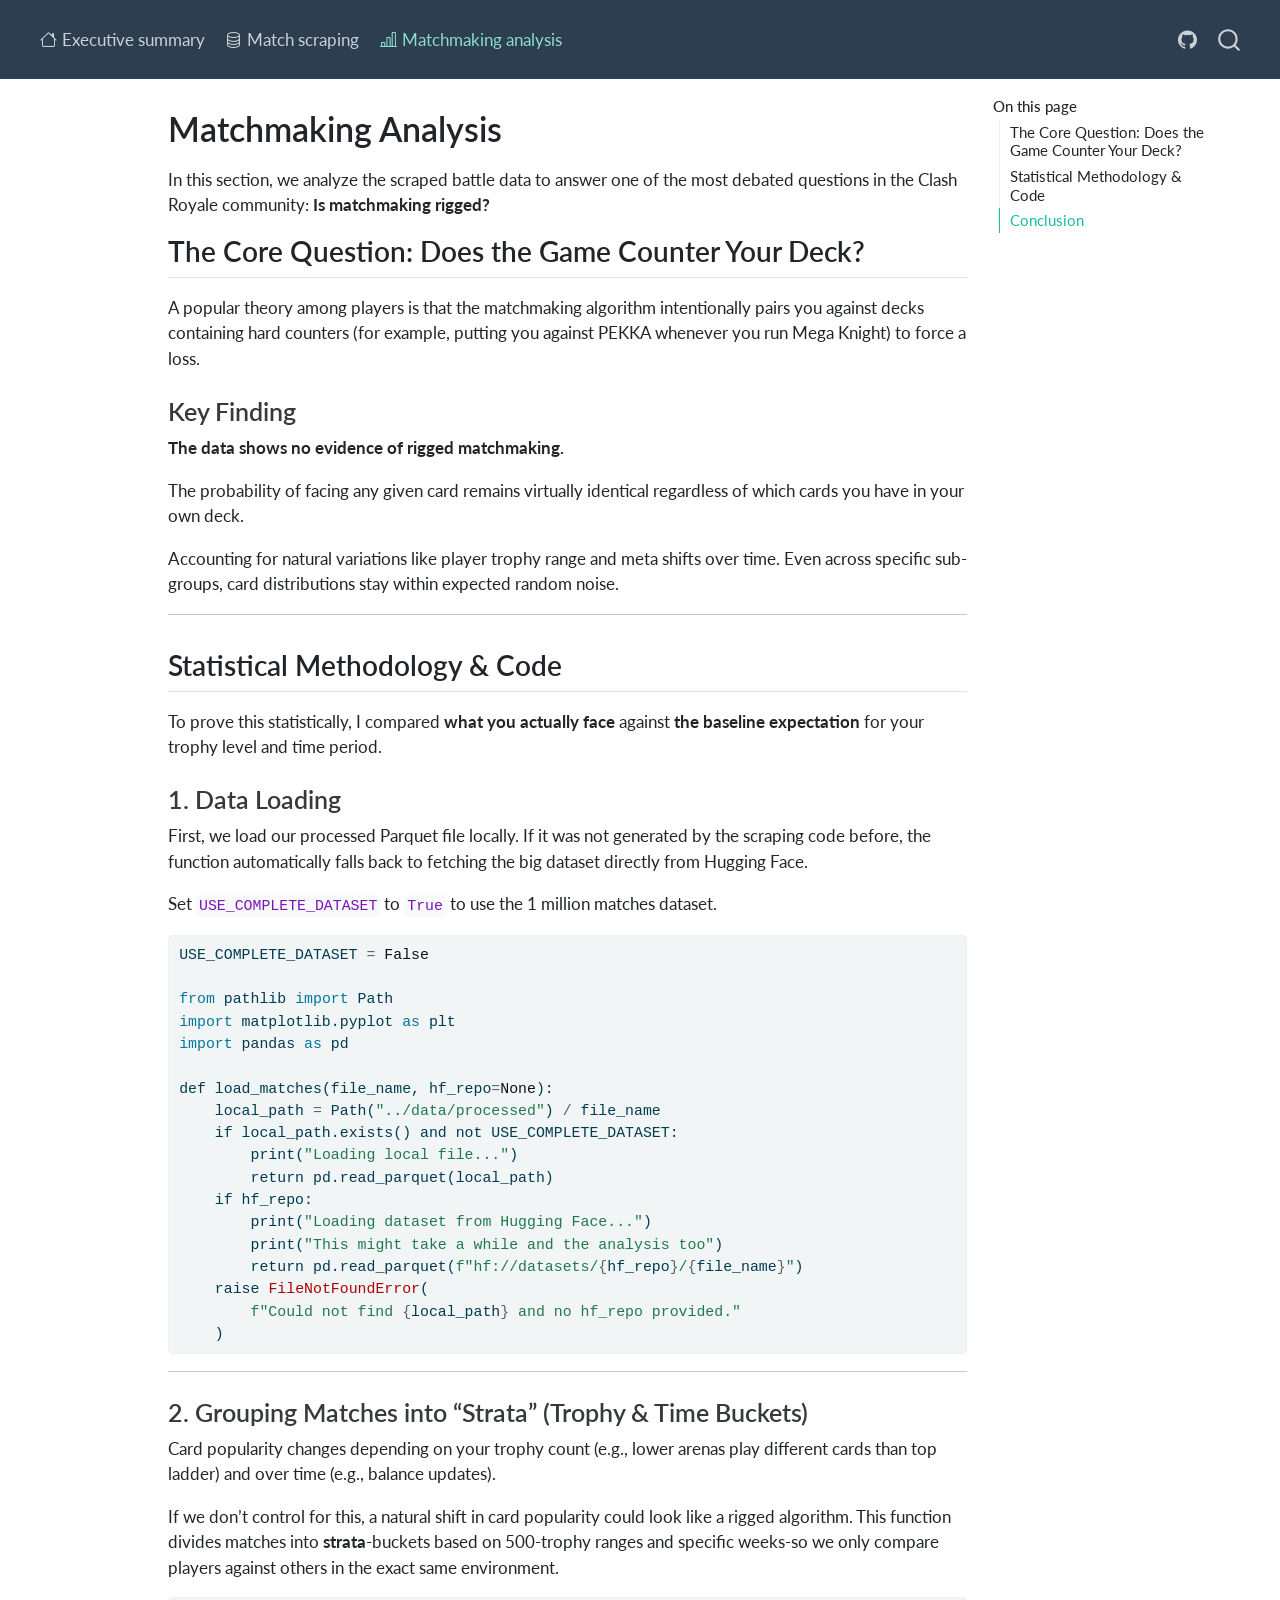
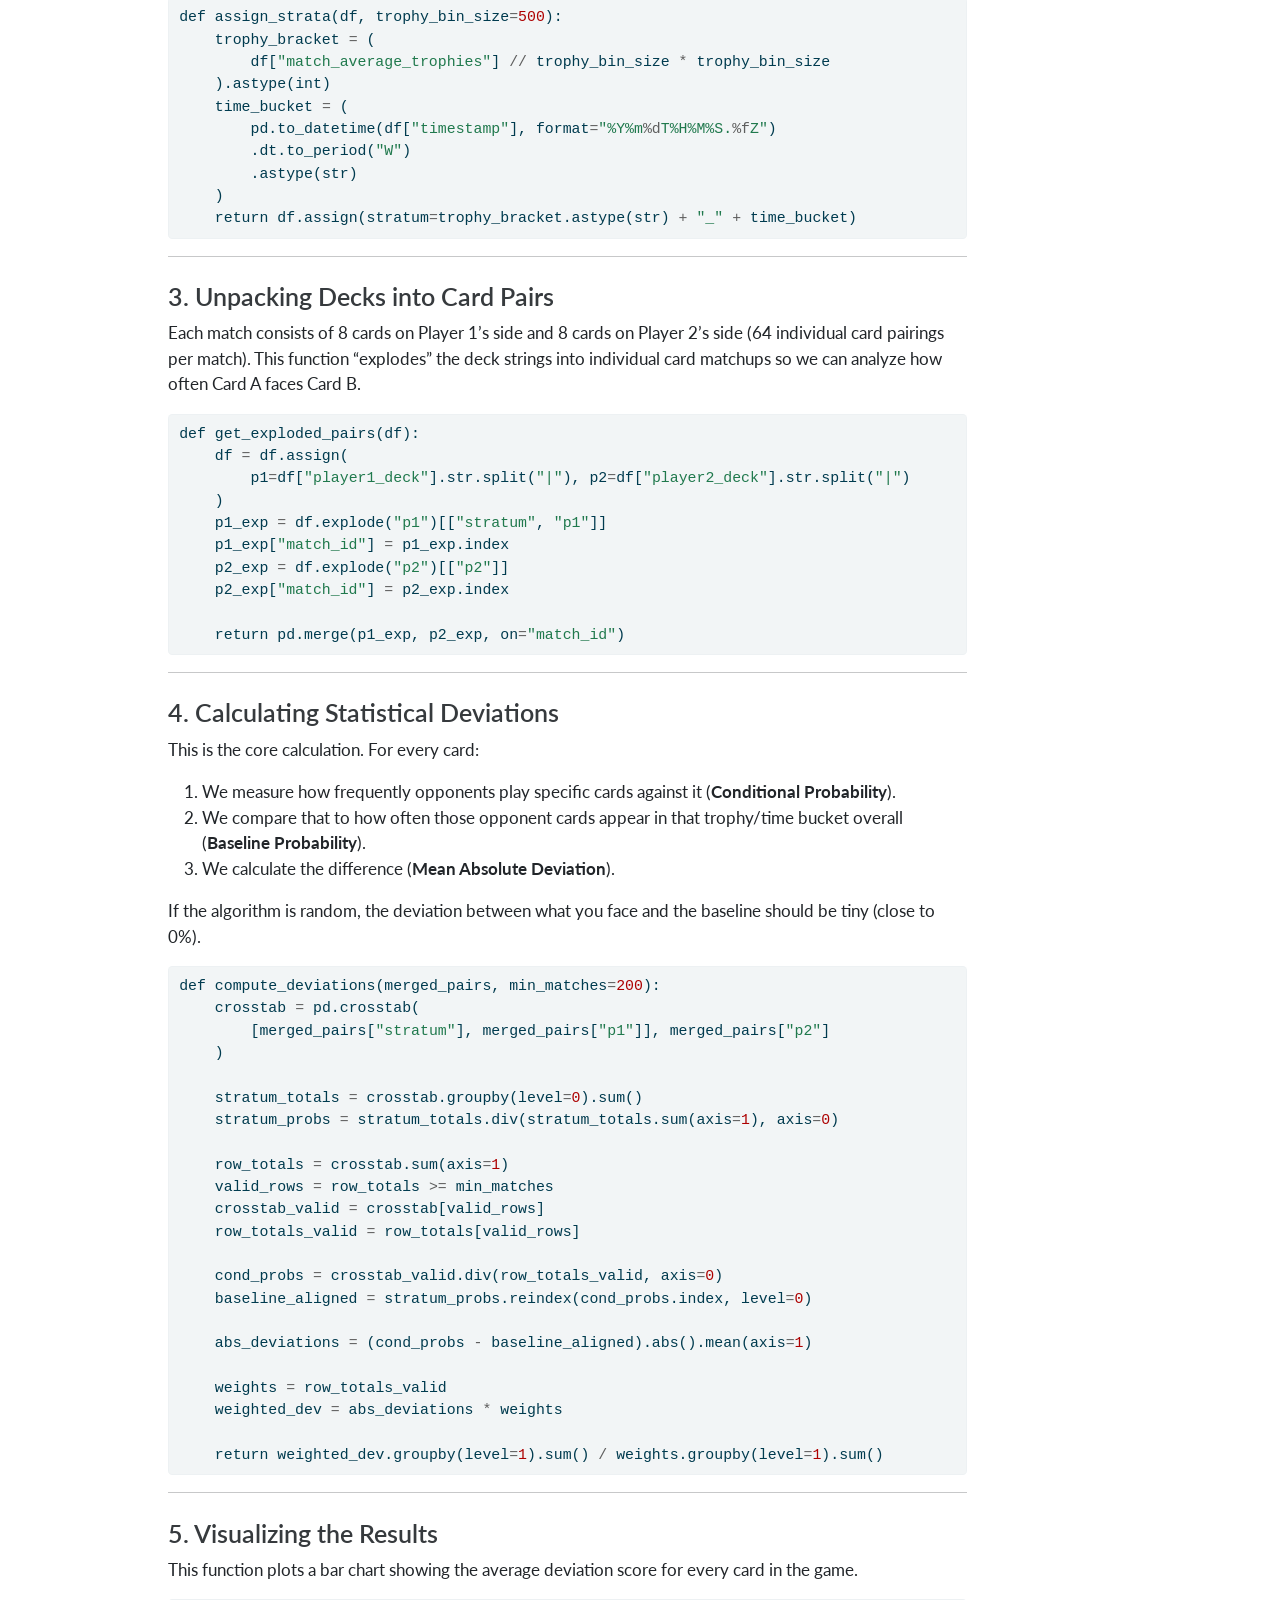
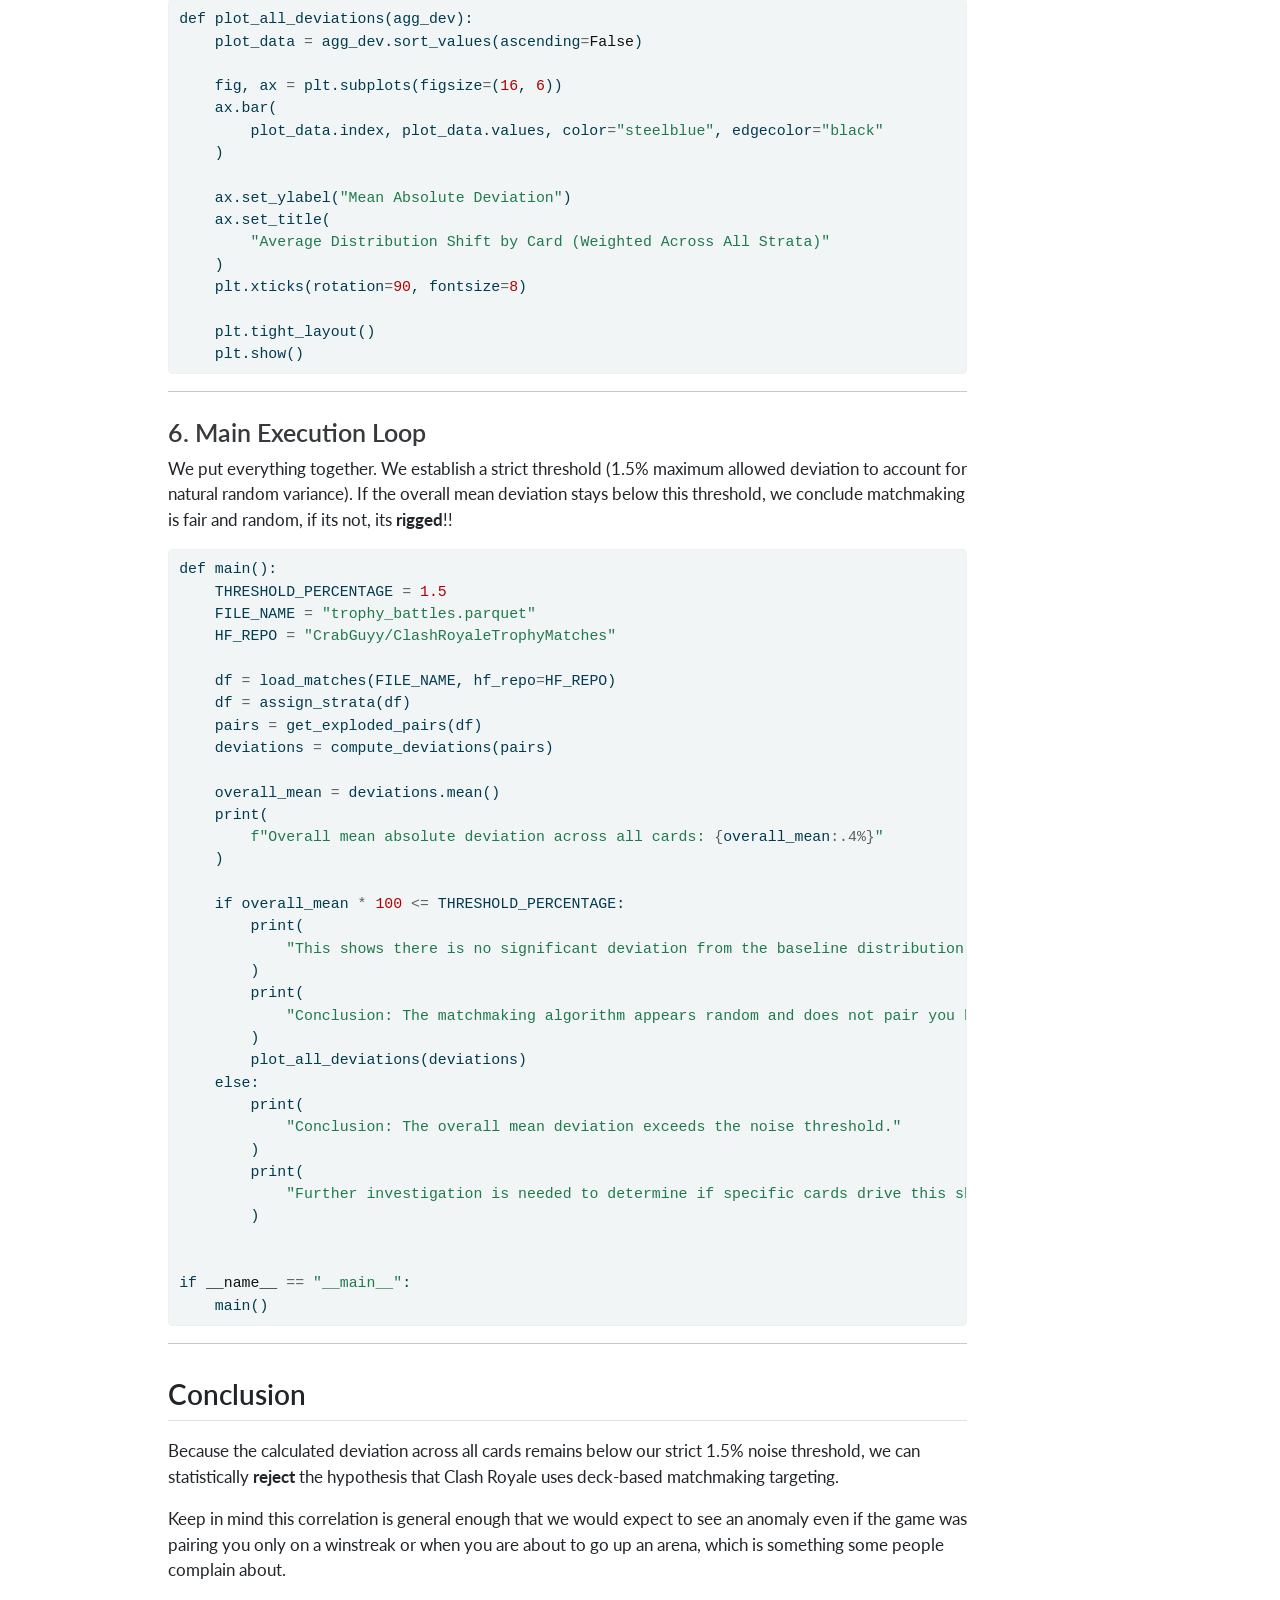
<file: docs/pages/02_matchmaking_analysis.html>
<!DOCTYPE html>
<html xmlns="http://www.w3.org/1999/xhtml" lang="en" xml:lang="en"><head>

<meta charset="utf-8">
<meta name="generator" content="quarto-1.4.555">

<meta name="viewport" content="width=device-width, initial-scale=1.0, user-scalable=yes">


<title>Clash Royale Matchmaking Analysis - Matchmaking Analysis</title>
<style>
code{white-space: pre-wrap;}
span.smallcaps{font-variant: small-caps;}
div.columns{display: flex; gap: min(4vw, 1.5em);}
div.column{flex: auto; overflow-x: auto;}
div.hanging-indent{margin-left: 1.5em; text-indent: -1.5em;}
ul.task-list{list-style: none;}
ul.task-list li input[type="checkbox"] {
  width: 0.8em;
  margin: 0 0.8em 0.2em -1em; /* quarto-specific, see https://github.com/quarto-dev/quarto-cli/issues/4556 */ 
  vertical-align: middle;
}
/* CSS for syntax highlighting */
pre > code.sourceCode { white-space: pre; position: relative; }
pre > code.sourceCode > span { line-height: 1.25; }
pre > code.sourceCode > span:empty { height: 1.2em; }
.sourceCode { overflow: visible; }
code.sourceCode > span { color: inherit; text-decoration: inherit; }
div.sourceCode { margin: 1em 0; }
pre.sourceCode { margin: 0; }
@media screen {
div.sourceCode { overflow: auto; }
}
@media print {
pre > code.sourceCode { white-space: pre-wrap; }
pre > code.sourceCode > span { text-indent: -5em; padding-left: 5em; }
}
pre.numberSource code
  { counter-reset: source-line 0; }
pre.numberSource code > span
  { position: relative; left: -4em; counter-increment: source-line; }
pre.numberSource code > span > a:first-child::before
  { content: counter(source-line);
    position: relative; left: -1em; text-align: right; vertical-align: baseline;
    border: none; display: inline-block;
    -webkit-touch-callout: none; -webkit-user-select: none;
    -khtml-user-select: none; -moz-user-select: none;
    -ms-user-select: none; user-select: none;
    padding: 0 4px; width: 4em;
  }
pre.numberSource { margin-left: 3em;  padding-left: 4px; }
div.sourceCode
  {   }
@media screen {
pre > code.sourceCode > span > a:first-child::before { text-decoration: underline; }
}
</style>


<script src="../site_libs/quarto-nav/quarto-nav.js"></script>
<script src="../site_libs/quarto-nav/headroom.min.js"></script>
<script src="../site_libs/clipboard/clipboard.min.js"></script>
<script src="../site_libs/quarto-search/autocomplete.umd.js"></script>
<script src="../site_libs/quarto-search/fuse.min.js"></script>
<script src="../site_libs/quarto-search/quarto-search.js"></script>
<meta name="quarto:offset" content="../">
<script src="../site_libs/quarto-html/quarto.js"></script>
<script src="../site_libs/quarto-html/popper.min.js"></script>
<script src="../site_libs/quarto-html/tippy.umd.min.js"></script>
<script src="../site_libs/quarto-html/anchor.min.js"></script>
<link href="../site_libs/quarto-html/tippy.css" rel="stylesheet">
<link href="../site_libs/quarto-html/quarto-syntax-highlighting.css" rel="stylesheet" id="quarto-text-highlighting-styles">
<script src="../site_libs/bootstrap/bootstrap.min.js"></script>
<link href="../site_libs/bootstrap/bootstrap-icons.css" rel="stylesheet">
<link href="../site_libs/bootstrap/bootstrap.min.css" rel="stylesheet" id="quarto-bootstrap" data-mode="light">
<script id="quarto-search-options" type="application/json">{
  "location": "navbar",
  "copy-button": false,
  "collapse-after": 3,
  "panel-placement": "end",
  "type": "overlay",
  "limit": 50,
  "keyboard-shortcut": [
    "f",
    "/",
    "s"
  ],
  "show-item-context": false,
  "language": {
    "search-no-results-text": "No results",
    "search-matching-documents-text": "matching documents",
    "search-copy-link-title": "Copy link to search",
    "search-hide-matches-text": "Hide additional matches",
    "search-more-match-text": "more match in this document",
    "search-more-matches-text": "more matches in this document",
    "search-clear-button-title": "Clear",
    "search-text-placeholder": "",
    "search-detached-cancel-button-title": "Cancel",
    "search-submit-button-title": "Submit",
    "search-label": "Search"
  }
}</script>


</head>

<body class="nav-fixed">

<div id="quarto-search-results"></div>
  <header id="quarto-header" class="headroom fixed-top">
    <nav class="navbar navbar-expand-lg " data-bs-theme="dark">
      <div class="navbar-container container-fluid">
            <div id="quarto-search" class="" title="Search"></div>
          <button class="navbar-toggler" type="button" data-bs-toggle="collapse" data-bs-target="#navbarCollapse" aria-controls="navbarCollapse" aria-expanded="false" aria-label="Toggle navigation" onclick="if (window.quartoToggleHeadroom) { window.quartoToggleHeadroom(); }">
  <span class="navbar-toggler-icon"></span>
</button>
          <div class="collapse navbar-collapse" id="navbarCollapse">
            <ul class="navbar-nav navbar-nav-scroll me-auto">
  <li class="nav-item">
    <a class="nav-link" href="../pages/index.html"> <i class="bi bi-house" role="img">
</i> 
<span class="menu-text">Executive summary</span></a>
  </li>  
  <li class="nav-item">
    <a class="nav-link" href="../pages/01_match_scraping.html"> <i class="bi bi-database" role="img">
</i> 
<span class="menu-text">Match scraping</span></a>
  </li>  
  <li class="nav-item">
    <a class="nav-link active" href="../pages/02_matchmaking_analysis.html" aria-current="page"> <i class="bi bi-bar-chart-line" role="img">
</i> 
<span class="menu-text">Matchmaking analysis</span></a>
  </li>  
</ul>
            <ul class="navbar-nav navbar-nav-scroll ms-auto">
  <li class="nav-item compact">
    <a class="nav-link" href="https://github.com/CrabGuy/ClashRoyaleMatchmakingAnalysis"> <i class="bi bi-github" role="img">
</i> 
<span class="menu-text"></span></a>
  </li>  
</ul>
          </div> <!-- /navcollapse -->
          <div class="quarto-navbar-tools">
</div>
      </div> <!-- /container-fluid -->
    </nav>
</header>
<!-- content -->
<div id="quarto-content" class="quarto-container page-columns page-rows-contents page-layout-article page-navbar">
<!-- sidebar -->
<!-- margin-sidebar -->
    <div id="quarto-margin-sidebar" class="sidebar margin-sidebar">
        <nav id="TOC" role="doc-toc" class="toc-active">
    <h2 id="toc-title">On this page</h2>
   
  <ul>
  <li><a href="#the-core-question-does-the-game-counter-your-deck" id="toc-the-core-question-does-the-game-counter-your-deck" class="nav-link active" data-scroll-target="#the-core-question-does-the-game-counter-your-deck">The Core Question: Does the Game Counter Your Deck?</a>
  <ul class="collapse">
  <li><a href="#key-finding" id="toc-key-finding" class="nav-link" data-scroll-target="#key-finding">Key Finding</a></li>
  </ul></li>
  <li><a href="#statistical-methodology-code" id="toc-statistical-methodology-code" class="nav-link" data-scroll-target="#statistical-methodology-code">Statistical Methodology &amp; Code</a>
  <ul class="collapse">
  <li><a href="#data-loading" id="toc-data-loading" class="nav-link" data-scroll-target="#data-loading">1. Data Loading</a></li>
  <li><a href="#grouping-matches-into-strata-trophy-time-buckets" id="toc-grouping-matches-into-strata-trophy-time-buckets" class="nav-link" data-scroll-target="#grouping-matches-into-strata-trophy-time-buckets">2. Grouping Matches into “Strata” (Trophy &amp; Time Buckets)</a></li>
  <li><a href="#unpacking-decks-into-card-pairs" id="toc-unpacking-decks-into-card-pairs" class="nav-link" data-scroll-target="#unpacking-decks-into-card-pairs">3. Unpacking Decks into Card Pairs</a></li>
  <li><a href="#calculating-statistical-deviations" id="toc-calculating-statistical-deviations" class="nav-link" data-scroll-target="#calculating-statistical-deviations">4. Calculating Statistical Deviations</a></li>
  <li><a href="#visualizing-the-results" id="toc-visualizing-the-results" class="nav-link" data-scroll-target="#visualizing-the-results">5. Visualizing the Results</a></li>
  <li><a href="#main-execution-loop" id="toc-main-execution-loop" class="nav-link" data-scroll-target="#main-execution-loop">6. Main Execution Loop</a></li>
  </ul></li>
  <li><a href="#conclusion" id="toc-conclusion" class="nav-link" data-scroll-target="#conclusion">Conclusion</a></li>
  </ul>
</nav>
    </div>
<!-- main -->
<main class="content" id="quarto-document-content">

<header id="title-block-header" class="quarto-title-block default">
<div class="quarto-title">
<h1 class="title">Matchmaking Analysis</h1>
</div>



<div class="quarto-title-meta">

    
  
    
  </div>
  


</header>


<p>In this section, we analyze the scraped battle data to answer one of the most debated questions in the Clash Royale community: <strong>Is matchmaking rigged?</strong></p>
<section id="the-core-question-does-the-game-counter-your-deck" class="level2">
<h2 class="anchored" data-anchor-id="the-core-question-does-the-game-counter-your-deck">The Core Question: Does the Game Counter Your Deck?</h2>
<p>A popular theory among players is that the matchmaking algorithm intentionally pairs you against decks containing hard counters (for example, putting you against PEKKA whenever you run Mega Knight) to force a loss.</p>
<section id="key-finding" class="level3">
<h3 class="anchored" data-anchor-id="key-finding">Key Finding</h3>
<p><strong>The data shows no evidence of rigged matchmaking.</strong></p>
<p>The probability of facing any given card remains virtually identical regardless of which cards you have in your own deck.</p>
<p>Accounting for natural variations like player trophy range and meta shifts over time. Even across specific sub-groups, card distributions stay within expected random noise.</p>
<hr>
</section>
</section>
<section id="statistical-methodology-code" class="level2">
<h2 class="anchored" data-anchor-id="statistical-methodology-code">Statistical Methodology &amp; Code</h2>
<p>To prove this statistically, I compared <strong>what you actually face</strong> against <strong>the baseline expectation</strong> for your trophy level and time period.</p>
<section id="data-loading" class="level3">
<h3 class="anchored" data-anchor-id="data-loading">1. Data Loading</h3>
<p>First, we load our processed Parquet file locally. If it was not generated by the scraping code before, the function automatically falls back to fetching the big dataset directly from Hugging Face.</p>
<p>Set <code>USE_COMPLETE_DATASET</code> to <code>True</code> to use the 1 million matches dataset.</p>
<div id="e7bfe52f" class="cell" data-execution_count="1">
<div class="sourceCode cell-code" id="cb1"><pre class="sourceCode python code-with-copy"><code class="sourceCode python"><span id="cb1-1"><a href="#cb1-1" aria-hidden="true" tabindex="-1"></a>USE_COMPLETE_DATASET <span class="op">=</span> <span class="va">False</span></span>
<span id="cb1-2"><a href="#cb1-2" aria-hidden="true" tabindex="-1"></a></span>
<span id="cb1-3"><a href="#cb1-3" aria-hidden="true" tabindex="-1"></a><span class="im">from</span> pathlib <span class="im">import</span> Path</span>
<span id="cb1-4"><a href="#cb1-4" aria-hidden="true" tabindex="-1"></a><span class="im">import</span> matplotlib.pyplot <span class="im">as</span> plt</span>
<span id="cb1-5"><a href="#cb1-5" aria-hidden="true" tabindex="-1"></a><span class="im">import</span> pandas <span class="im">as</span> pd</span>
<span id="cb1-6"><a href="#cb1-6" aria-hidden="true" tabindex="-1"></a></span>
<span id="cb1-7"><a href="#cb1-7" aria-hidden="true" tabindex="-1"></a><span class="kw">def</span> load_matches(file_name, hf_repo<span class="op">=</span><span class="va">None</span>):</span>
<span id="cb1-8"><a href="#cb1-8" aria-hidden="true" tabindex="-1"></a>    local_path <span class="op">=</span> Path(<span class="st">"../data/processed"</span>) <span class="op">/</span> file_name</span>
<span id="cb1-9"><a href="#cb1-9" aria-hidden="true" tabindex="-1"></a>    <span class="cf">if</span> local_path.exists() <span class="kw">and</span> <span class="kw">not</span> USE_COMPLETE_DATASET:</span>
<span id="cb1-10"><a href="#cb1-10" aria-hidden="true" tabindex="-1"></a>        <span class="bu">print</span>(<span class="st">"Loading local file..."</span>)</span>
<span id="cb1-11"><a href="#cb1-11" aria-hidden="true" tabindex="-1"></a>        <span class="cf">return</span> pd.read_parquet(local_path)</span>
<span id="cb1-12"><a href="#cb1-12" aria-hidden="true" tabindex="-1"></a>    <span class="cf">if</span> hf_repo:</span>
<span id="cb1-13"><a href="#cb1-13" aria-hidden="true" tabindex="-1"></a>        <span class="bu">print</span>(<span class="st">"Loading dataset from Hugging Face..."</span>)</span>
<span id="cb1-14"><a href="#cb1-14" aria-hidden="true" tabindex="-1"></a>        <span class="bu">print</span>(<span class="st">"This might take a while and the analysis too"</span>)</span>
<span id="cb1-15"><a href="#cb1-15" aria-hidden="true" tabindex="-1"></a>        <span class="cf">return</span> pd.read_parquet(<span class="ss">f"hf://datasets/</span><span class="sc">{</span>hf_repo<span class="sc">}</span><span class="ss">/</span><span class="sc">{</span>file_name<span class="sc">}</span><span class="ss">"</span>)</span>
<span id="cb1-16"><a href="#cb1-16" aria-hidden="true" tabindex="-1"></a>    <span class="cf">raise</span> <span class="pp">FileNotFoundError</span>(</span>
<span id="cb1-17"><a href="#cb1-17" aria-hidden="true" tabindex="-1"></a>        <span class="ss">f"Could not find </span><span class="sc">{</span>local_path<span class="sc">}</span><span class="ss"> and no hf_repo provided."</span></span>
<span id="cb1-18"><a href="#cb1-18" aria-hidden="true" tabindex="-1"></a>    )</span></code><button title="Copy to Clipboard" class="code-copy-button"><i class="bi"></i></button></pre></div>
</div>
<hr>
</section>
<section id="grouping-matches-into-strata-trophy-time-buckets" class="level3">
<h3 class="anchored" data-anchor-id="grouping-matches-into-strata-trophy-time-buckets">2. Grouping Matches into “Strata” (Trophy &amp; Time Buckets)</h3>
<p>Card popularity changes depending on your trophy count (e.g., lower arenas play different cards than top ladder) and over time (e.g., balance updates).</p>
<p>If we don’t control for this, a natural shift in card popularity could look like a rigged algorithm. This function divides matches into <strong>strata</strong>-buckets based on 500-trophy ranges and specific weeks-so we only compare players against others in the exact same environment.</p>
<div id="caac6ff4" class="cell" data-execution_count="2">
<div class="sourceCode cell-code" id="cb2"><pre class="sourceCode python code-with-copy"><code class="sourceCode python"><span id="cb2-1"><a href="#cb2-1" aria-hidden="true" tabindex="-1"></a><span class="kw">def</span> assign_strata(df, trophy_bin_size<span class="op">=</span><span class="dv">500</span>):</span>
<span id="cb2-2"><a href="#cb2-2" aria-hidden="true" tabindex="-1"></a>    trophy_bracket <span class="op">=</span> (</span>
<span id="cb2-3"><a href="#cb2-3" aria-hidden="true" tabindex="-1"></a>        df[<span class="st">"match_average_trophies"</span>] <span class="op">//</span> trophy_bin_size <span class="op">*</span> trophy_bin_size</span>
<span id="cb2-4"><a href="#cb2-4" aria-hidden="true" tabindex="-1"></a>    ).astype(<span class="bu">int</span>)</span>
<span id="cb2-5"><a href="#cb2-5" aria-hidden="true" tabindex="-1"></a>    time_bucket <span class="op">=</span> (</span>
<span id="cb2-6"><a href="#cb2-6" aria-hidden="true" tabindex="-1"></a>        pd.to_datetime(df[<span class="st">"timestamp"</span>], <span class="bu">format</span><span class="op">=</span><span class="st">"%Y%m</span><span class="sc">%d</span><span class="st">T%H%M%S.</span><span class="sc">%f</span><span class="st">Z"</span>)</span>
<span id="cb2-7"><a href="#cb2-7" aria-hidden="true" tabindex="-1"></a>        .dt.to_period(<span class="st">"W"</span>)</span>
<span id="cb2-8"><a href="#cb2-8" aria-hidden="true" tabindex="-1"></a>        .astype(<span class="bu">str</span>)</span>
<span id="cb2-9"><a href="#cb2-9" aria-hidden="true" tabindex="-1"></a>    )</span>
<span id="cb2-10"><a href="#cb2-10" aria-hidden="true" tabindex="-1"></a>    <span class="cf">return</span> df.assign(stratum<span class="op">=</span>trophy_bracket.astype(<span class="bu">str</span>) <span class="op">+</span> <span class="st">"_"</span> <span class="op">+</span> time_bucket)</span></code><button title="Copy to Clipboard" class="code-copy-button"><i class="bi"></i></button></pre></div>
</div>
<hr>
</section>
<section id="unpacking-decks-into-card-pairs" class="level3">
<h3 class="anchored" data-anchor-id="unpacking-decks-into-card-pairs">3. Unpacking Decks into Card Pairs</h3>
<p>Each match consists of 8 cards on Player 1’s side and 8 cards on Player 2’s side (64 individual card pairings per match). This function “explodes” the deck strings into individual card matchups so we can analyze how often Card A faces Card B.</p>
<div id="aa32e7b9" class="cell" data-execution_count="3">
<div class="sourceCode cell-code" id="cb3"><pre class="sourceCode python code-with-copy"><code class="sourceCode python"><span id="cb3-1"><a href="#cb3-1" aria-hidden="true" tabindex="-1"></a><span class="kw">def</span> get_exploded_pairs(df):</span>
<span id="cb3-2"><a href="#cb3-2" aria-hidden="true" tabindex="-1"></a>    df <span class="op">=</span> df.assign(</span>
<span id="cb3-3"><a href="#cb3-3" aria-hidden="true" tabindex="-1"></a>        p1<span class="op">=</span>df[<span class="st">"player1_deck"</span>].<span class="bu">str</span>.split(<span class="st">"|"</span>), p2<span class="op">=</span>df[<span class="st">"player2_deck"</span>].<span class="bu">str</span>.split(<span class="st">"|"</span>)</span>
<span id="cb3-4"><a href="#cb3-4" aria-hidden="true" tabindex="-1"></a>    )</span>
<span id="cb3-5"><a href="#cb3-5" aria-hidden="true" tabindex="-1"></a>    p1_exp <span class="op">=</span> df.explode(<span class="st">"p1"</span>)[[<span class="st">"stratum"</span>, <span class="st">"p1"</span>]]</span>
<span id="cb3-6"><a href="#cb3-6" aria-hidden="true" tabindex="-1"></a>    p1_exp[<span class="st">"match_id"</span>] <span class="op">=</span> p1_exp.index</span>
<span id="cb3-7"><a href="#cb3-7" aria-hidden="true" tabindex="-1"></a>    p2_exp <span class="op">=</span> df.explode(<span class="st">"p2"</span>)[[<span class="st">"p2"</span>]]</span>
<span id="cb3-8"><a href="#cb3-8" aria-hidden="true" tabindex="-1"></a>    p2_exp[<span class="st">"match_id"</span>] <span class="op">=</span> p2_exp.index</span>
<span id="cb3-9"><a href="#cb3-9" aria-hidden="true" tabindex="-1"></a></span>
<span id="cb3-10"><a href="#cb3-10" aria-hidden="true" tabindex="-1"></a>    <span class="cf">return</span> pd.merge(p1_exp, p2_exp, on<span class="op">=</span><span class="st">"match_id"</span>)</span></code><button title="Copy to Clipboard" class="code-copy-button"><i class="bi"></i></button></pre></div>
</div>
<hr>
</section>
<section id="calculating-statistical-deviations" class="level3">
<h3 class="anchored" data-anchor-id="calculating-statistical-deviations">4. Calculating Statistical Deviations</h3>
<p>This is the core calculation. For every card:</p>
<ol type="1">
<li>We measure how frequently opponents play specific cards against it (<strong>Conditional Probability</strong>).</li>
<li>We compare that to how often those opponent cards appear in that trophy/time bucket overall (<strong>Baseline Probability</strong>).</li>
<li>We calculate the difference (<strong>Mean Absolute Deviation</strong>).</li>
</ol>
<p>If the algorithm is random, the deviation between what you face and the baseline should be tiny (close to 0%).</p>
<div id="96869d01" class="cell" data-execution_count="4">
<div class="sourceCode cell-code" id="cb4"><pre class="sourceCode python code-with-copy"><code class="sourceCode python"><span id="cb4-1"><a href="#cb4-1" aria-hidden="true" tabindex="-1"></a><span class="kw">def</span> compute_deviations(merged_pairs, min_matches<span class="op">=</span><span class="dv">200</span>):</span>
<span id="cb4-2"><a href="#cb4-2" aria-hidden="true" tabindex="-1"></a>    crosstab <span class="op">=</span> pd.crosstab(</span>
<span id="cb4-3"><a href="#cb4-3" aria-hidden="true" tabindex="-1"></a>        [merged_pairs[<span class="st">"stratum"</span>], merged_pairs[<span class="st">"p1"</span>]], merged_pairs[<span class="st">"p2"</span>]</span>
<span id="cb4-4"><a href="#cb4-4" aria-hidden="true" tabindex="-1"></a>    )</span>
<span id="cb4-5"><a href="#cb4-5" aria-hidden="true" tabindex="-1"></a></span>
<span id="cb4-6"><a href="#cb4-6" aria-hidden="true" tabindex="-1"></a>    stratum_totals <span class="op">=</span> crosstab.groupby(level<span class="op">=</span><span class="dv">0</span>).<span class="bu">sum</span>()</span>
<span id="cb4-7"><a href="#cb4-7" aria-hidden="true" tabindex="-1"></a>    stratum_probs <span class="op">=</span> stratum_totals.div(stratum_totals.<span class="bu">sum</span>(axis<span class="op">=</span><span class="dv">1</span>), axis<span class="op">=</span><span class="dv">0</span>)</span>
<span id="cb4-8"><a href="#cb4-8" aria-hidden="true" tabindex="-1"></a></span>
<span id="cb4-9"><a href="#cb4-9" aria-hidden="true" tabindex="-1"></a>    row_totals <span class="op">=</span> crosstab.<span class="bu">sum</span>(axis<span class="op">=</span><span class="dv">1</span>)</span>
<span id="cb4-10"><a href="#cb4-10" aria-hidden="true" tabindex="-1"></a>    valid_rows <span class="op">=</span> row_totals <span class="op">&gt;=</span> min_matches</span>
<span id="cb4-11"><a href="#cb4-11" aria-hidden="true" tabindex="-1"></a>    crosstab_valid <span class="op">=</span> crosstab[valid_rows]</span>
<span id="cb4-12"><a href="#cb4-12" aria-hidden="true" tabindex="-1"></a>    row_totals_valid <span class="op">=</span> row_totals[valid_rows]</span>
<span id="cb4-13"><a href="#cb4-13" aria-hidden="true" tabindex="-1"></a></span>
<span id="cb4-14"><a href="#cb4-14" aria-hidden="true" tabindex="-1"></a>    cond_probs <span class="op">=</span> crosstab_valid.div(row_totals_valid, axis<span class="op">=</span><span class="dv">0</span>)</span>
<span id="cb4-15"><a href="#cb4-15" aria-hidden="true" tabindex="-1"></a>    baseline_aligned <span class="op">=</span> stratum_probs.reindex(cond_probs.index, level<span class="op">=</span><span class="dv">0</span>)</span>
<span id="cb4-16"><a href="#cb4-16" aria-hidden="true" tabindex="-1"></a></span>
<span id="cb4-17"><a href="#cb4-17" aria-hidden="true" tabindex="-1"></a>    abs_deviations <span class="op">=</span> (cond_probs <span class="op">-</span> baseline_aligned).<span class="bu">abs</span>().mean(axis<span class="op">=</span><span class="dv">1</span>)</span>
<span id="cb4-18"><a href="#cb4-18" aria-hidden="true" tabindex="-1"></a></span>
<span id="cb4-19"><a href="#cb4-19" aria-hidden="true" tabindex="-1"></a>    weights <span class="op">=</span> row_totals_valid</span>
<span id="cb4-20"><a href="#cb4-20" aria-hidden="true" tabindex="-1"></a>    weighted_dev <span class="op">=</span> abs_deviations <span class="op">*</span> weights</span>
<span id="cb4-21"><a href="#cb4-21" aria-hidden="true" tabindex="-1"></a></span>
<span id="cb4-22"><a href="#cb4-22" aria-hidden="true" tabindex="-1"></a>    <span class="cf">return</span> weighted_dev.groupby(level<span class="op">=</span><span class="dv">1</span>).<span class="bu">sum</span>() <span class="op">/</span> weights.groupby(level<span class="op">=</span><span class="dv">1</span>).<span class="bu">sum</span>()</span></code><button title="Copy to Clipboard" class="code-copy-button"><i class="bi"></i></button></pre></div>
</div>
<hr>
</section>
<section id="visualizing-the-results" class="level3">
<h3 class="anchored" data-anchor-id="visualizing-the-results">5. Visualizing the Results</h3>
<p>This function plots a bar chart showing the average deviation score for every card in the game.</p>
<div id="950d6707" class="cell" data-execution_count="5">
<div class="sourceCode cell-code" id="cb5"><pre class="sourceCode python code-with-copy"><code class="sourceCode python"><span id="cb5-1"><a href="#cb5-1" aria-hidden="true" tabindex="-1"></a><span class="kw">def</span> plot_all_deviations(agg_dev):</span>
<span id="cb5-2"><a href="#cb5-2" aria-hidden="true" tabindex="-1"></a>    plot_data <span class="op">=</span> agg_dev.sort_values(ascending<span class="op">=</span><span class="va">False</span>)</span>
<span id="cb5-3"><a href="#cb5-3" aria-hidden="true" tabindex="-1"></a></span>
<span id="cb5-4"><a href="#cb5-4" aria-hidden="true" tabindex="-1"></a>    fig, ax <span class="op">=</span> plt.subplots(figsize<span class="op">=</span>(<span class="dv">16</span>, <span class="dv">6</span>))</span>
<span id="cb5-5"><a href="#cb5-5" aria-hidden="true" tabindex="-1"></a>    ax.bar(</span>
<span id="cb5-6"><a href="#cb5-6" aria-hidden="true" tabindex="-1"></a>        plot_data.index, plot_data.values, color<span class="op">=</span><span class="st">"steelblue"</span>, edgecolor<span class="op">=</span><span class="st">"black"</span></span>
<span id="cb5-7"><a href="#cb5-7" aria-hidden="true" tabindex="-1"></a>    )</span>
<span id="cb5-8"><a href="#cb5-8" aria-hidden="true" tabindex="-1"></a></span>
<span id="cb5-9"><a href="#cb5-9" aria-hidden="true" tabindex="-1"></a>    ax.set_ylabel(<span class="st">"Mean Absolute Deviation"</span>)</span>
<span id="cb5-10"><a href="#cb5-10" aria-hidden="true" tabindex="-1"></a>    ax.set_title(</span>
<span id="cb5-11"><a href="#cb5-11" aria-hidden="true" tabindex="-1"></a>        <span class="st">"Average Distribution Shift by Card (Weighted Across All Strata)"</span></span>
<span id="cb5-12"><a href="#cb5-12" aria-hidden="true" tabindex="-1"></a>    )</span>
<span id="cb5-13"><a href="#cb5-13" aria-hidden="true" tabindex="-1"></a>    plt.xticks(rotation<span class="op">=</span><span class="dv">90</span>, fontsize<span class="op">=</span><span class="dv">8</span>)</span>
<span id="cb5-14"><a href="#cb5-14" aria-hidden="true" tabindex="-1"></a></span>
<span id="cb5-15"><a href="#cb5-15" aria-hidden="true" tabindex="-1"></a>    plt.tight_layout()</span>
<span id="cb5-16"><a href="#cb5-16" aria-hidden="true" tabindex="-1"></a>    plt.show()</span></code><button title="Copy to Clipboard" class="code-copy-button"><i class="bi"></i></button></pre></div>
</div>
<hr>
</section>
<section id="main-execution-loop" class="level3">
<h3 class="anchored" data-anchor-id="main-execution-loop">6. Main Execution Loop</h3>
<p>We put everything together. We establish a strict threshold (1.5% maximum allowed deviation to account for natural random variance). If the overall mean deviation stays below this threshold, we conclude matchmaking is fair and random, if its not, its <strong>rigged</strong>!!</p>
<div id="0edccaaf" class="cell" data-execution_count="6">
<div class="sourceCode cell-code" id="cb6"><pre class="sourceCode python code-with-copy"><code class="sourceCode python"><span id="cb6-1"><a href="#cb6-1" aria-hidden="true" tabindex="-1"></a><span class="kw">def</span> main():</span>
<span id="cb6-2"><a href="#cb6-2" aria-hidden="true" tabindex="-1"></a>    THRESHOLD_PERCENTAGE <span class="op">=</span> <span class="fl">1.5</span></span>
<span id="cb6-3"><a href="#cb6-3" aria-hidden="true" tabindex="-1"></a>    FILE_NAME <span class="op">=</span> <span class="st">"trophy_battles.parquet"</span></span>
<span id="cb6-4"><a href="#cb6-4" aria-hidden="true" tabindex="-1"></a>    HF_REPO <span class="op">=</span> <span class="st">"CrabGuyy/ClashRoyaleTrophyMatches"</span></span>
<span id="cb6-5"><a href="#cb6-5" aria-hidden="true" tabindex="-1"></a></span>
<span id="cb6-6"><a href="#cb6-6" aria-hidden="true" tabindex="-1"></a>    df <span class="op">=</span> load_matches(FILE_NAME, hf_repo<span class="op">=</span>HF_REPO)</span>
<span id="cb6-7"><a href="#cb6-7" aria-hidden="true" tabindex="-1"></a>    df <span class="op">=</span> assign_strata(df)</span>
<span id="cb6-8"><a href="#cb6-8" aria-hidden="true" tabindex="-1"></a>    pairs <span class="op">=</span> get_exploded_pairs(df)</span>
<span id="cb6-9"><a href="#cb6-9" aria-hidden="true" tabindex="-1"></a>    deviations <span class="op">=</span> compute_deviations(pairs)</span>
<span id="cb6-10"><a href="#cb6-10" aria-hidden="true" tabindex="-1"></a></span>
<span id="cb6-11"><a href="#cb6-11" aria-hidden="true" tabindex="-1"></a>    overall_mean <span class="op">=</span> deviations.mean()</span>
<span id="cb6-12"><a href="#cb6-12" aria-hidden="true" tabindex="-1"></a>    <span class="bu">print</span>(</span>
<span id="cb6-13"><a href="#cb6-13" aria-hidden="true" tabindex="-1"></a>        <span class="ss">f"Overall mean absolute deviation across all cards: </span><span class="sc">{</span>overall_mean<span class="sc">:.4%}</span><span class="ss">"</span></span>
<span id="cb6-14"><a href="#cb6-14" aria-hidden="true" tabindex="-1"></a>    )</span>
<span id="cb6-15"><a href="#cb6-15" aria-hidden="true" tabindex="-1"></a></span>
<span id="cb6-16"><a href="#cb6-16" aria-hidden="true" tabindex="-1"></a>    <span class="cf">if</span> overall_mean <span class="op">*</span> <span class="dv">100</span> <span class="op">&lt;=</span> THRESHOLD_PERCENTAGE:</span>
<span id="cb6-17"><a href="#cb6-17" aria-hidden="true" tabindex="-1"></a>        <span class="bu">print</span>(</span>
<span id="cb6-18"><a href="#cb6-18" aria-hidden="true" tabindex="-1"></a>            <span class="st">"This shows there is no significant deviation from the baseline distribution."</span></span>
<span id="cb6-19"><a href="#cb6-19" aria-hidden="true" tabindex="-1"></a>        )</span>
<span id="cb6-20"><a href="#cb6-20" aria-hidden="true" tabindex="-1"></a>        <span class="bu">print</span>(</span>
<span id="cb6-21"><a href="#cb6-21" aria-hidden="true" tabindex="-1"></a>            <span class="st">"Conclusion: The matchmaking algorithm appears random and does not pair you based on card choices."</span></span>
<span id="cb6-22"><a href="#cb6-22" aria-hidden="true" tabindex="-1"></a>        )</span>
<span id="cb6-23"><a href="#cb6-23" aria-hidden="true" tabindex="-1"></a>        plot_all_deviations(deviations)</span>
<span id="cb6-24"><a href="#cb6-24" aria-hidden="true" tabindex="-1"></a>    <span class="cf">else</span>:</span>
<span id="cb6-25"><a href="#cb6-25" aria-hidden="true" tabindex="-1"></a>        <span class="bu">print</span>(</span>
<span id="cb6-26"><a href="#cb6-26" aria-hidden="true" tabindex="-1"></a>            <span class="st">"Conclusion: The overall mean deviation exceeds the noise threshold."</span></span>
<span id="cb6-27"><a href="#cb6-27" aria-hidden="true" tabindex="-1"></a>        )</span>
<span id="cb6-28"><a href="#cb6-28" aria-hidden="true" tabindex="-1"></a>        <span class="bu">print</span>(</span>
<span id="cb6-29"><a href="#cb6-29" aria-hidden="true" tabindex="-1"></a>            <span class="st">"Further investigation is needed to determine if specific cards drive this shift."</span></span>
<span id="cb6-30"><a href="#cb6-30" aria-hidden="true" tabindex="-1"></a>        )</span>
<span id="cb6-31"><a href="#cb6-31" aria-hidden="true" tabindex="-1"></a></span>
<span id="cb6-32"><a href="#cb6-32" aria-hidden="true" tabindex="-1"></a></span>
<span id="cb6-33"><a href="#cb6-33" aria-hidden="true" tabindex="-1"></a><span class="cf">if</span> <span class="va">__name__</span> <span class="op">==</span> <span class="st">"__main__"</span>:</span>
<span id="cb6-34"><a href="#cb6-34" aria-hidden="true" tabindex="-1"></a>    main()</span></code><button title="Copy to Clipboard" class="code-copy-button"><i class="bi"></i></button></pre></div>
</div>
<hr>
</section>
</section>
<section id="conclusion" class="level2">
<h2 class="anchored" data-anchor-id="conclusion">Conclusion</h2>
<p>Because the calculated deviation across all cards remains below our strict 1.5% noise threshold, we can statistically <strong>reject</strong> the hypothesis that Clash Royale uses deck-based matchmaking targeting.</p>
<p>Keep in mind this correlation is general enough that we would expect to see an anomaly even if the game was pairing you only on a winstreak or when you are about to go up an arena, which is something some people complain about.</p>


</section>

</main> <!-- /main -->
<script id="quarto-html-after-body" type="application/javascript">
window.document.addEventListener("DOMContentLoaded", function (event) {
  const toggleBodyColorMode = (bsSheetEl) => {
    const mode = bsSheetEl.getAttribute("data-mode");
    const bodyEl = window.document.querySelector("body");
    if (mode === "dark") {
      bodyEl.classList.add("quarto-dark");
      bodyEl.classList.remove("quarto-light");
    } else {
      bodyEl.classList.add("quarto-light");
      bodyEl.classList.remove("quarto-dark");
    }
  }
  const toggleBodyColorPrimary = () => {
    const bsSheetEl = window.document.querySelector("link#quarto-bootstrap");
    if (bsSheetEl) {
      toggleBodyColorMode(bsSheetEl);
    }
  }
  toggleBodyColorPrimary();  
  const icon = "";
  const anchorJS = new window.AnchorJS();
  anchorJS.options = {
    placement: 'right',
    icon: icon
  };
  anchorJS.add('.anchored');
  const isCodeAnnotation = (el) => {
    for (const clz of el.classList) {
      if (clz.startsWith('code-annotation-')) {                     
        return true;
      }
    }
    return false;
  }
  const clipboard = new window.ClipboardJS('.code-copy-button', {
    text: function(trigger) {
      const codeEl = trigger.previousElementSibling.cloneNode(true);
      for (const childEl of codeEl.children) {
        if (isCodeAnnotation(childEl)) {
          childEl.remove();
        }
      }
      return codeEl.innerText;
    }
  });
  clipboard.on('success', function(e) {
    // button target
    const button = e.trigger;
    // don't keep focus
    button.blur();
    // flash "checked"
    button.classList.add('code-copy-button-checked');
    var currentTitle = button.getAttribute("title");
    button.setAttribute("title", "Copied!");
    let tooltip;
    if (window.bootstrap) {
      button.setAttribute("data-bs-toggle", "tooltip");
      button.setAttribute("data-bs-placement", "left");
      button.setAttribute("data-bs-title", "Copied!");
      tooltip = new bootstrap.Tooltip(button, 
        { trigger: "manual", 
          customClass: "code-copy-button-tooltip",
          offset: [0, -8]});
      tooltip.show();    
    }
    setTimeout(function() {
      if (tooltip) {
        tooltip.hide();
        button.removeAttribute("data-bs-title");
        button.removeAttribute("data-bs-toggle");
        button.removeAttribute("data-bs-placement");
      }
      button.setAttribute("title", currentTitle);
      button.classList.remove('code-copy-button-checked');
    }, 1000);
    // clear code selection
    e.clearSelection();
  });
    var localhostRegex = new RegExp(/^(?:http|https):\/\/localhost\:?[0-9]*\//);
    var mailtoRegex = new RegExp(/^mailto:/);
      var filterRegex = new RegExp('/' + window.location.host + '/');
    var isInternal = (href) => {
        return filterRegex.test(href) || localhostRegex.test(href) || mailtoRegex.test(href);
    }
    // Inspect non-navigation links and adorn them if external
 	var links = window.document.querySelectorAll('a[href]:not(.nav-link):not(.navbar-brand):not(.toc-action):not(.sidebar-link):not(.sidebar-item-toggle):not(.pagination-link):not(.no-external):not([aria-hidden]):not(.dropdown-item):not(.quarto-navigation-tool)');
    for (var i=0; i<links.length; i++) {
      const link = links[i];
      if (!isInternal(link.href)) {
        // undo the damage that might have been done by quarto-nav.js in the case of
        // links that we want to consider external
        if (link.dataset.originalHref !== undefined) {
          link.href = link.dataset.originalHref;
        }
      }
    }
  function tippyHover(el, contentFn, onTriggerFn, onUntriggerFn) {
    const config = {
      allowHTML: true,
      maxWidth: 500,
      delay: 100,
      arrow: false,
      appendTo: function(el) {
          return el.parentElement;
      },
      interactive: true,
      interactiveBorder: 10,
      theme: 'quarto',
      placement: 'bottom-start',
    };
    if (contentFn) {
      config.content = contentFn;
    }
    if (onTriggerFn) {
      config.onTrigger = onTriggerFn;
    }
    if (onUntriggerFn) {
      config.onUntrigger = onUntriggerFn;
    }
    window.tippy(el, config); 
  }
  const noterefs = window.document.querySelectorAll('a[role="doc-noteref"]');
  for (var i=0; i<noterefs.length; i++) {
    const ref = noterefs[i];
    tippyHover(ref, function() {
      // use id or data attribute instead here
      let href = ref.getAttribute('data-footnote-href') || ref.getAttribute('href');
      try { href = new URL(href).hash; } catch {}
      const id = href.replace(/^#\/?/, "");
      const note = window.document.getElementById(id);
      if (note) {
        return note.innerHTML;
      } else {
        return "";
      }
    });
  }
  const xrefs = window.document.querySelectorAll('a.quarto-xref');
  const processXRef = (id, note) => {
    // Strip column container classes
    const stripColumnClz = (el) => {
      el.classList.remove("page-full", "page-columns");
      if (el.children) {
        for (const child of el.children) {
          stripColumnClz(child);
        }
      }
    }
    stripColumnClz(note)
    if (id === null || id.startsWith('sec-')) {
      // Special case sections, only their first couple elements
      const container = document.createElement("div");
      if (note.children && note.children.length > 2) {
        container.appendChild(note.children[0].cloneNode(true));
        for (let i = 1; i < note.children.length; i++) {
          const child = note.children[i];
          if (child.tagName === "P" && child.innerText === "") {
            continue;
          } else {
            container.appendChild(child.cloneNode(true));
            break;
          }
        }
        if (window.Quarto?.typesetMath) {
          window.Quarto.typesetMath(container);
        }
        return container.innerHTML
      } else {
        if (window.Quarto?.typesetMath) {
          window.Quarto.typesetMath(note);
        }
        return note.innerHTML;
      }
    } else {
      // Remove any anchor links if they are present
      const anchorLink = note.querySelector('a.anchorjs-link');
      if (anchorLink) {
        anchorLink.remove();
      }
      if (window.Quarto?.typesetMath) {
        window.Quarto.typesetMath(note);
      }
      // TODO in 1.5, we should make sure this works without a callout special case
      if (note.classList.contains("callout")) {
        return note.outerHTML;
      } else {
        return note.innerHTML;
      }
    }
  }
  for (var i=0; i<xrefs.length; i++) {
    const xref = xrefs[i];
    tippyHover(xref, undefined, function(instance) {
      instance.disable();
      let url = xref.getAttribute('href');
      let hash = undefined; 
      if (url.startsWith('#')) {
        hash = url;
      } else {
        try { hash = new URL(url).hash; } catch {}
      }
      if (hash) {
        const id = hash.replace(/^#\/?/, "");
        const note = window.document.getElementById(id);
        if (note !== null) {
          try {
            const html = processXRef(id, note.cloneNode(true));
            instance.setContent(html);
          } finally {
            instance.enable();
            instance.show();
          }
        } else {
          // See if we can fetch this
          fetch(url.split('#')[0])
          .then(res => res.text())
          .then(html => {
            const parser = new DOMParser();
            const htmlDoc = parser.parseFromString(html, "text/html");
            const note = htmlDoc.getElementById(id);
            if (note !== null) {
              const html = processXRef(id, note);
              instance.setContent(html);
            } 
          }).finally(() => {
            instance.enable();
            instance.show();
          });
        }
      } else {
        // See if we can fetch a full url (with no hash to target)
        // This is a special case and we should probably do some content thinning / targeting
        fetch(url)
        .then(res => res.text())
        .then(html => {
          const parser = new DOMParser();
          const htmlDoc = parser.parseFromString(html, "text/html");
          const note = htmlDoc.querySelector('main.content');
          if (note !== null) {
            // This should only happen for chapter cross references
            // (since there is no id in the URL)
            // remove the first header
            if (note.children.length > 0 && note.children[0].tagName === "HEADER") {
              note.children[0].remove();
            }
            const html = processXRef(null, note);
            instance.setContent(html);
          } 
        }).finally(() => {
          instance.enable();
          instance.show();
        });
      }
    }, function(instance) {
    });
  }
      let selectedAnnoteEl;
      const selectorForAnnotation = ( cell, annotation) => {
        let cellAttr = 'data-code-cell="' + cell + '"';
        let lineAttr = 'data-code-annotation="' +  annotation + '"';
        const selector = 'span[' + cellAttr + '][' + lineAttr + ']';
        return selector;
      }
      const selectCodeLines = (annoteEl) => {
        const doc = window.document;
        const targetCell = annoteEl.getAttribute("data-target-cell");
        const targetAnnotation = annoteEl.getAttribute("data-target-annotation");
        const annoteSpan = window.document.querySelector(selectorForAnnotation(targetCell, targetAnnotation));
        const lines = annoteSpan.getAttribute("data-code-lines").split(",");
        const lineIds = lines.map((line) => {
          return targetCell + "-" + line;
        })
        let top = null;
        let height = null;
        let parent = null;
        if (lineIds.length > 0) {
            //compute the position of the single el (top and bottom and make a div)
            const el = window.document.getElementById(lineIds[0]);
            top = el.offsetTop;
            height = el.offsetHeight;
            parent = el.parentElement.parentElement;
          if (lineIds.length > 1) {
            const lastEl = window.document.getElementById(lineIds[lineIds.length - 1]);
            const bottom = lastEl.offsetTop + lastEl.offsetHeight;
            height = bottom - top;
          }
          if (top !== null && height !== null && parent !== null) {
            // cook up a div (if necessary) and position it 
            let div = window.document.getElementById("code-annotation-line-highlight");
            if (div === null) {
              div = window.document.createElement("div");
              div.setAttribute("id", "code-annotation-line-highlight");
              div.style.position = 'absolute';
              parent.appendChild(div);
            }
            div.style.top = top - 2 + "px";
            div.style.height = height + 4 + "px";
            div.style.left = 0;
            let gutterDiv = window.document.getElementById("code-annotation-line-highlight-gutter");
            if (gutterDiv === null) {
              gutterDiv = window.document.createElement("div");
              gutterDiv.setAttribute("id", "code-annotation-line-highlight-gutter");
              gutterDiv.style.position = 'absolute';
              const codeCell = window.document.getElementById(targetCell);
              const gutter = codeCell.querySelector('.code-annotation-gutter');
              gutter.appendChild(gutterDiv);
            }
            gutterDiv.style.top = top - 2 + "px";
            gutterDiv.style.height = height + 4 + "px";
          }
          selectedAnnoteEl = annoteEl;
        }
      };
      const unselectCodeLines = () => {
        const elementsIds = ["code-annotation-line-highlight", "code-annotation-line-highlight-gutter"];
        elementsIds.forEach((elId) => {
          const div = window.document.getElementById(elId);
          if (div) {
            div.remove();
          }
        });
        selectedAnnoteEl = undefined;
      };
        // Handle positioning of the toggle
    window.addEventListener(
      "resize",
      throttle(() => {
        elRect = undefined;
        if (selectedAnnoteEl) {
          selectCodeLines(selectedAnnoteEl);
        }
      }, 10)
    );
    function throttle(fn, ms) {
    let throttle = false;
    let timer;
      return (...args) => {
        if(!throttle) { // first call gets through
            fn.apply(this, args);
            throttle = true;
        } else { // all the others get throttled
            if(timer) clearTimeout(timer); // cancel #2
            timer = setTimeout(() => {
              fn.apply(this, args);
              timer = throttle = false;
            }, ms);
        }
      };
    }
      // Attach click handler to the DT
      const annoteDls = window.document.querySelectorAll('dt[data-target-cell]');
      for (const annoteDlNode of annoteDls) {
        annoteDlNode.addEventListener('click', (event) => {
          const clickedEl = event.target;
          if (clickedEl !== selectedAnnoteEl) {
            unselectCodeLines();
            const activeEl = window.document.querySelector('dt[data-target-cell].code-annotation-active');
            if (activeEl) {
              activeEl.classList.remove('code-annotation-active');
            }
            selectCodeLines(clickedEl);
            clickedEl.classList.add('code-annotation-active');
          } else {
            // Unselect the line
            unselectCodeLines();
            clickedEl.classList.remove('code-annotation-active');
          }
        });
      }
  const findCites = (el) => {
    const parentEl = el.parentElement;
    if (parentEl) {
      const cites = parentEl.dataset.cites;
      if (cites) {
        return {
          el,
          cites: cites.split(' ')
        };
      } else {
        return findCites(el.parentElement)
      }
    } else {
      return undefined;
    }
  };
  var bibliorefs = window.document.querySelectorAll('a[role="doc-biblioref"]');
  for (var i=0; i<bibliorefs.length; i++) {
    const ref = bibliorefs[i];
    const citeInfo = findCites(ref);
    if (citeInfo) {
      tippyHover(citeInfo.el, function() {
        var popup = window.document.createElement('div');
        citeInfo.cites.forEach(function(cite) {
          var citeDiv = window.document.createElement('div');
          citeDiv.classList.add('hanging-indent');
          citeDiv.classList.add('csl-entry');
          var biblioDiv = window.document.getElementById('ref-' + cite);
          if (biblioDiv) {
            citeDiv.innerHTML = biblioDiv.innerHTML;
          }
          popup.appendChild(citeDiv);
        });
        return popup.innerHTML;
      });
    }
  }
});
</script>
</div> <!-- /content -->




</body></html>
</file>
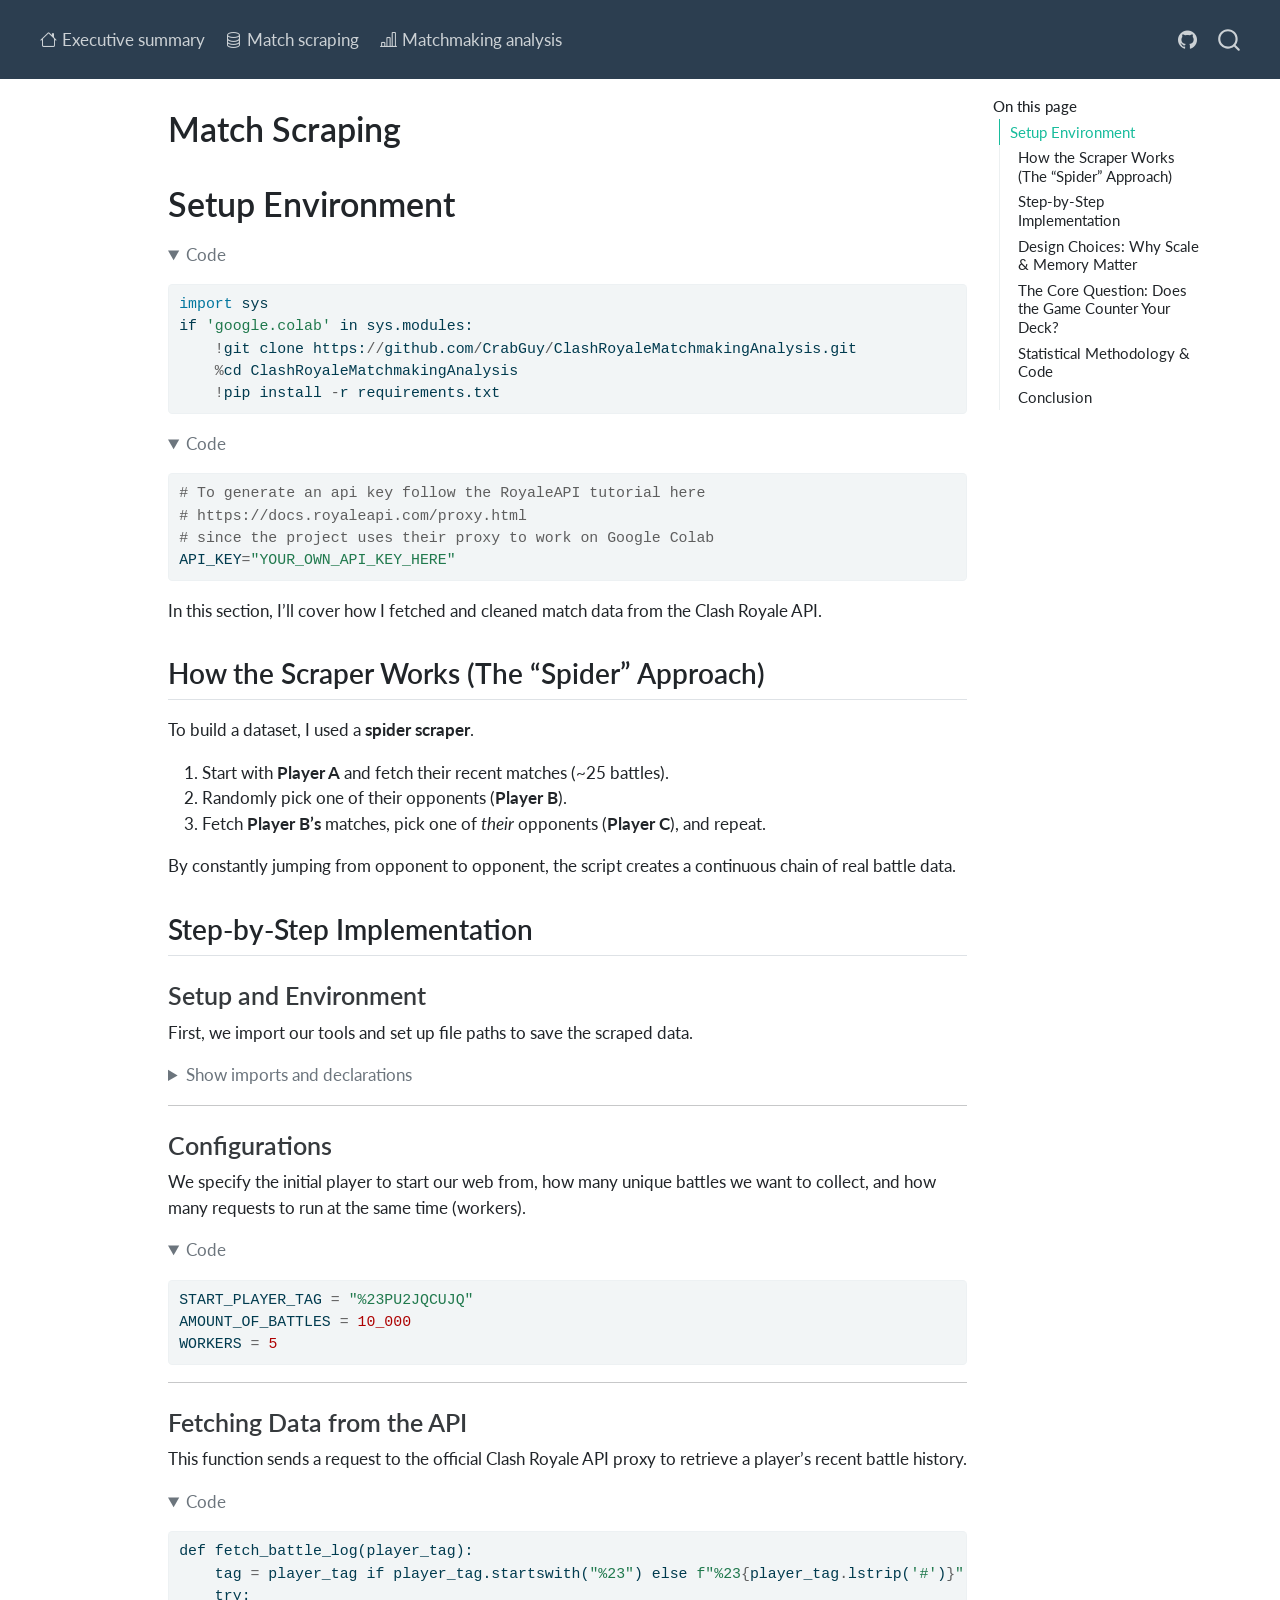
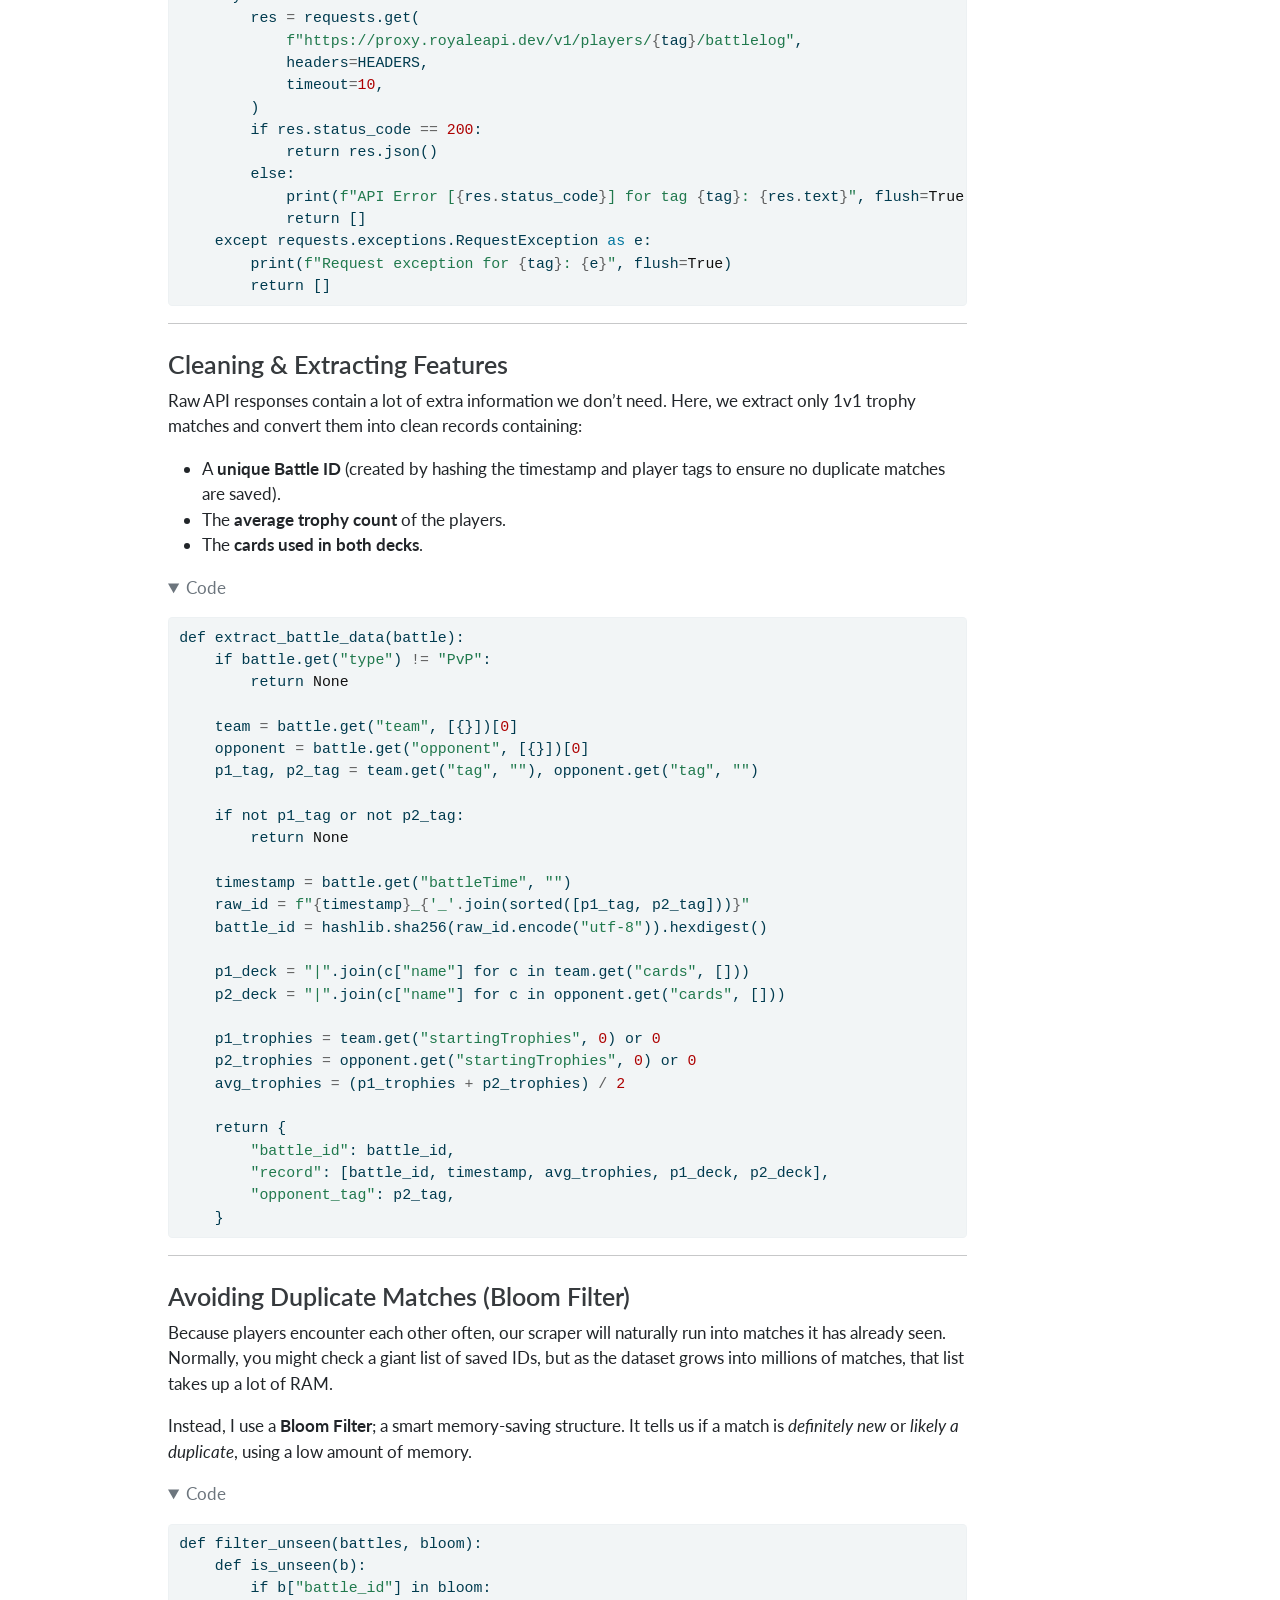
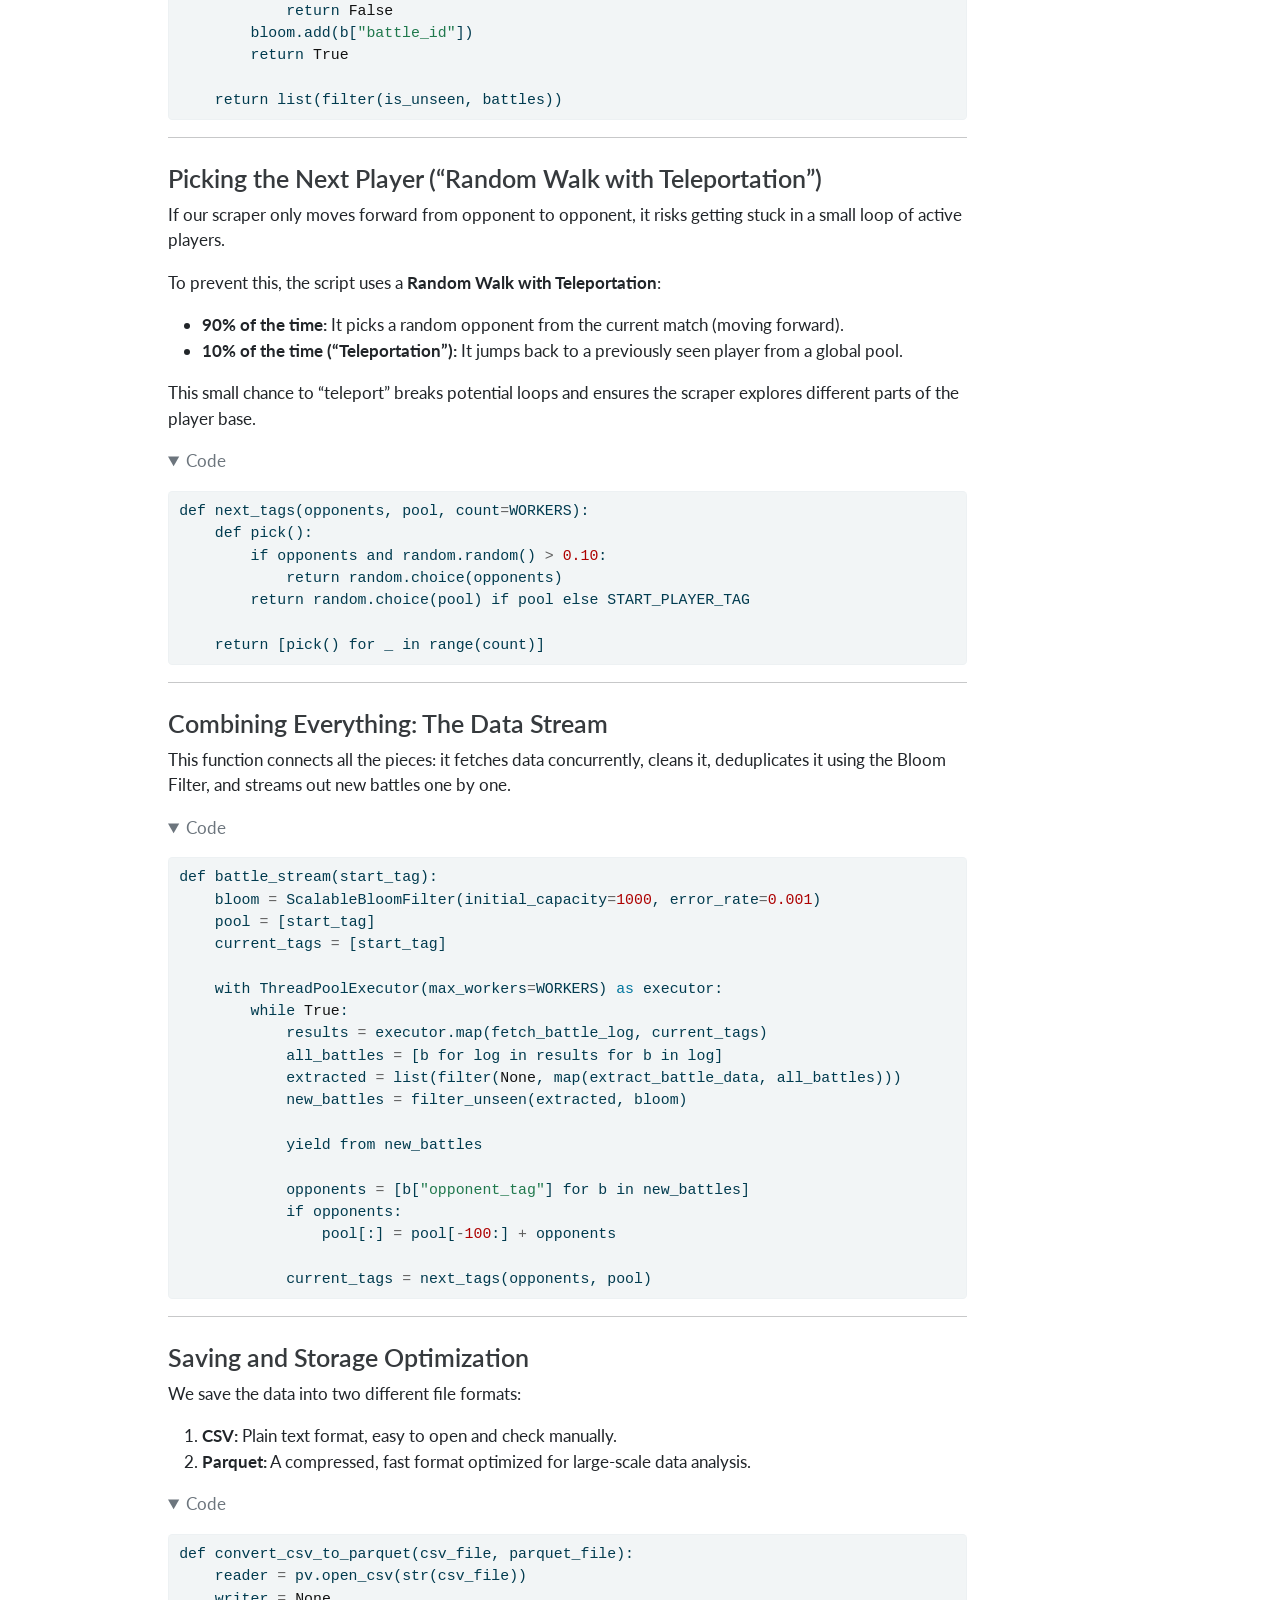
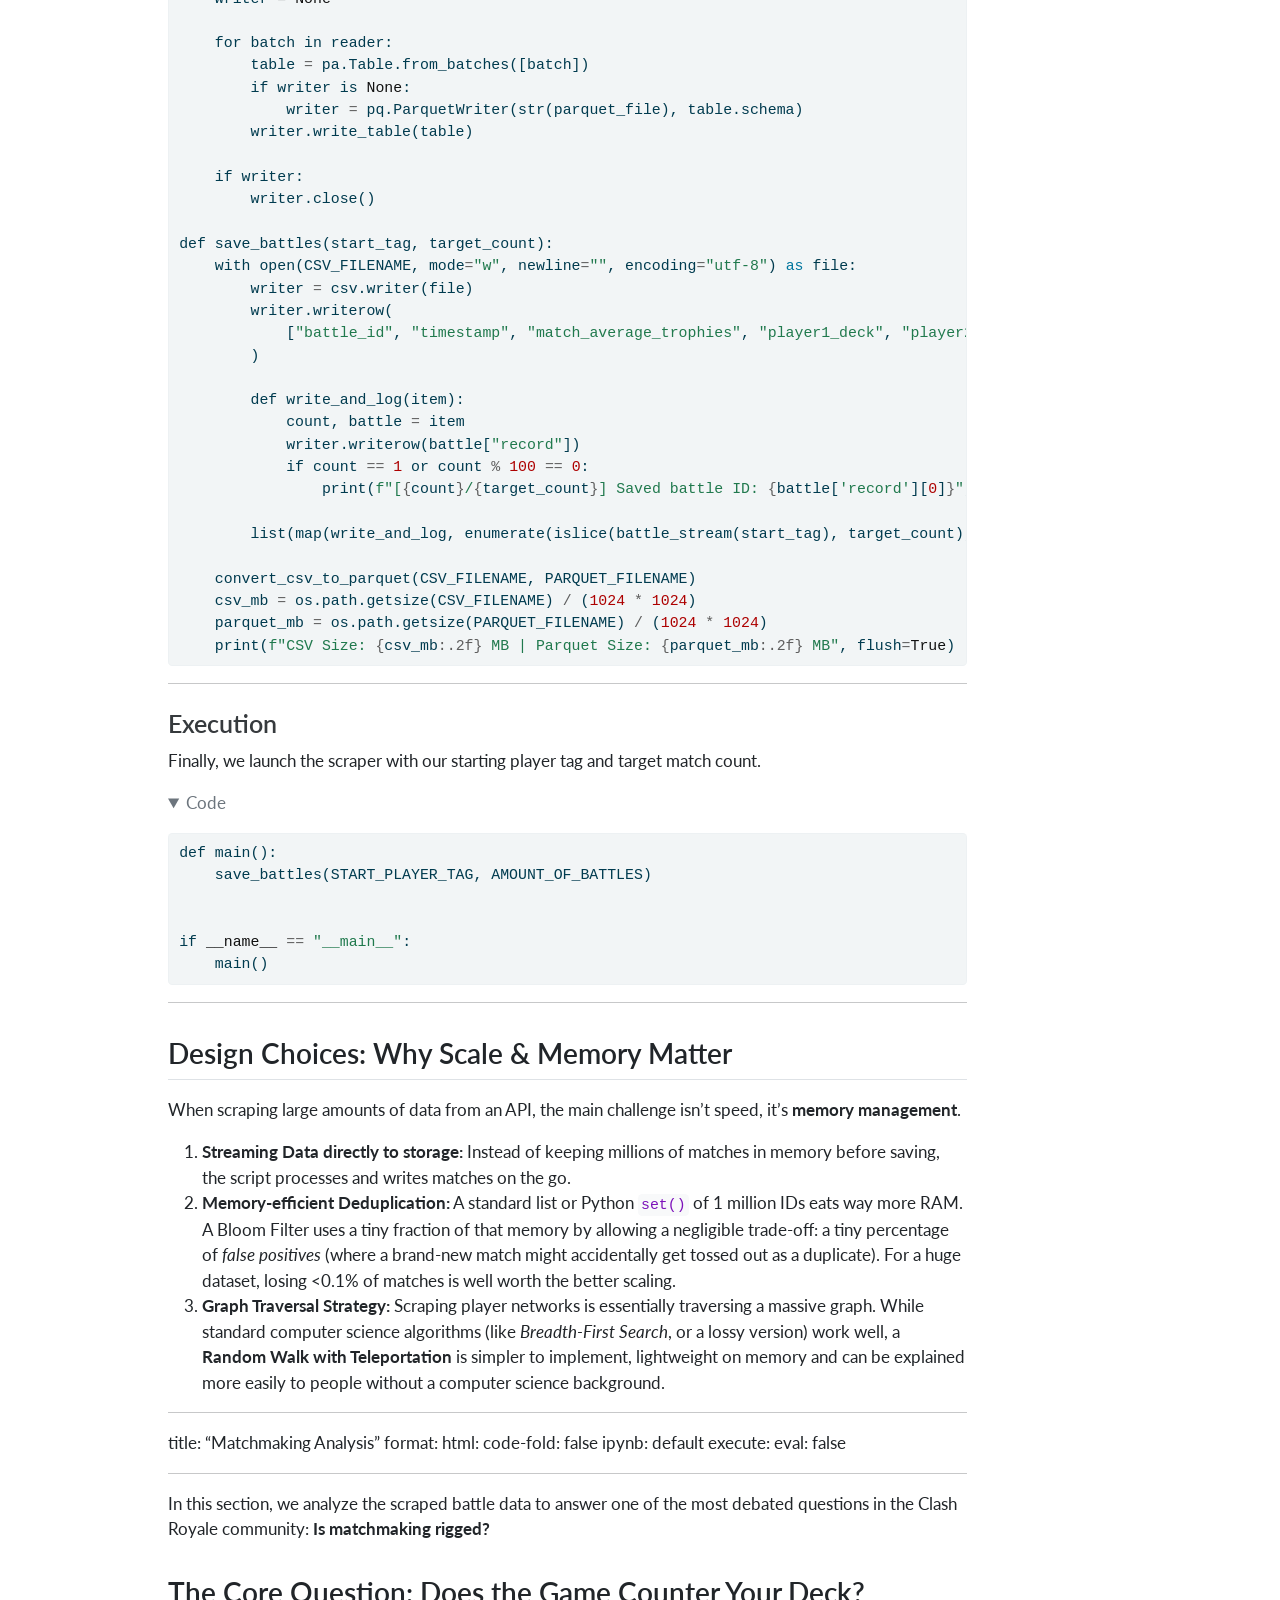
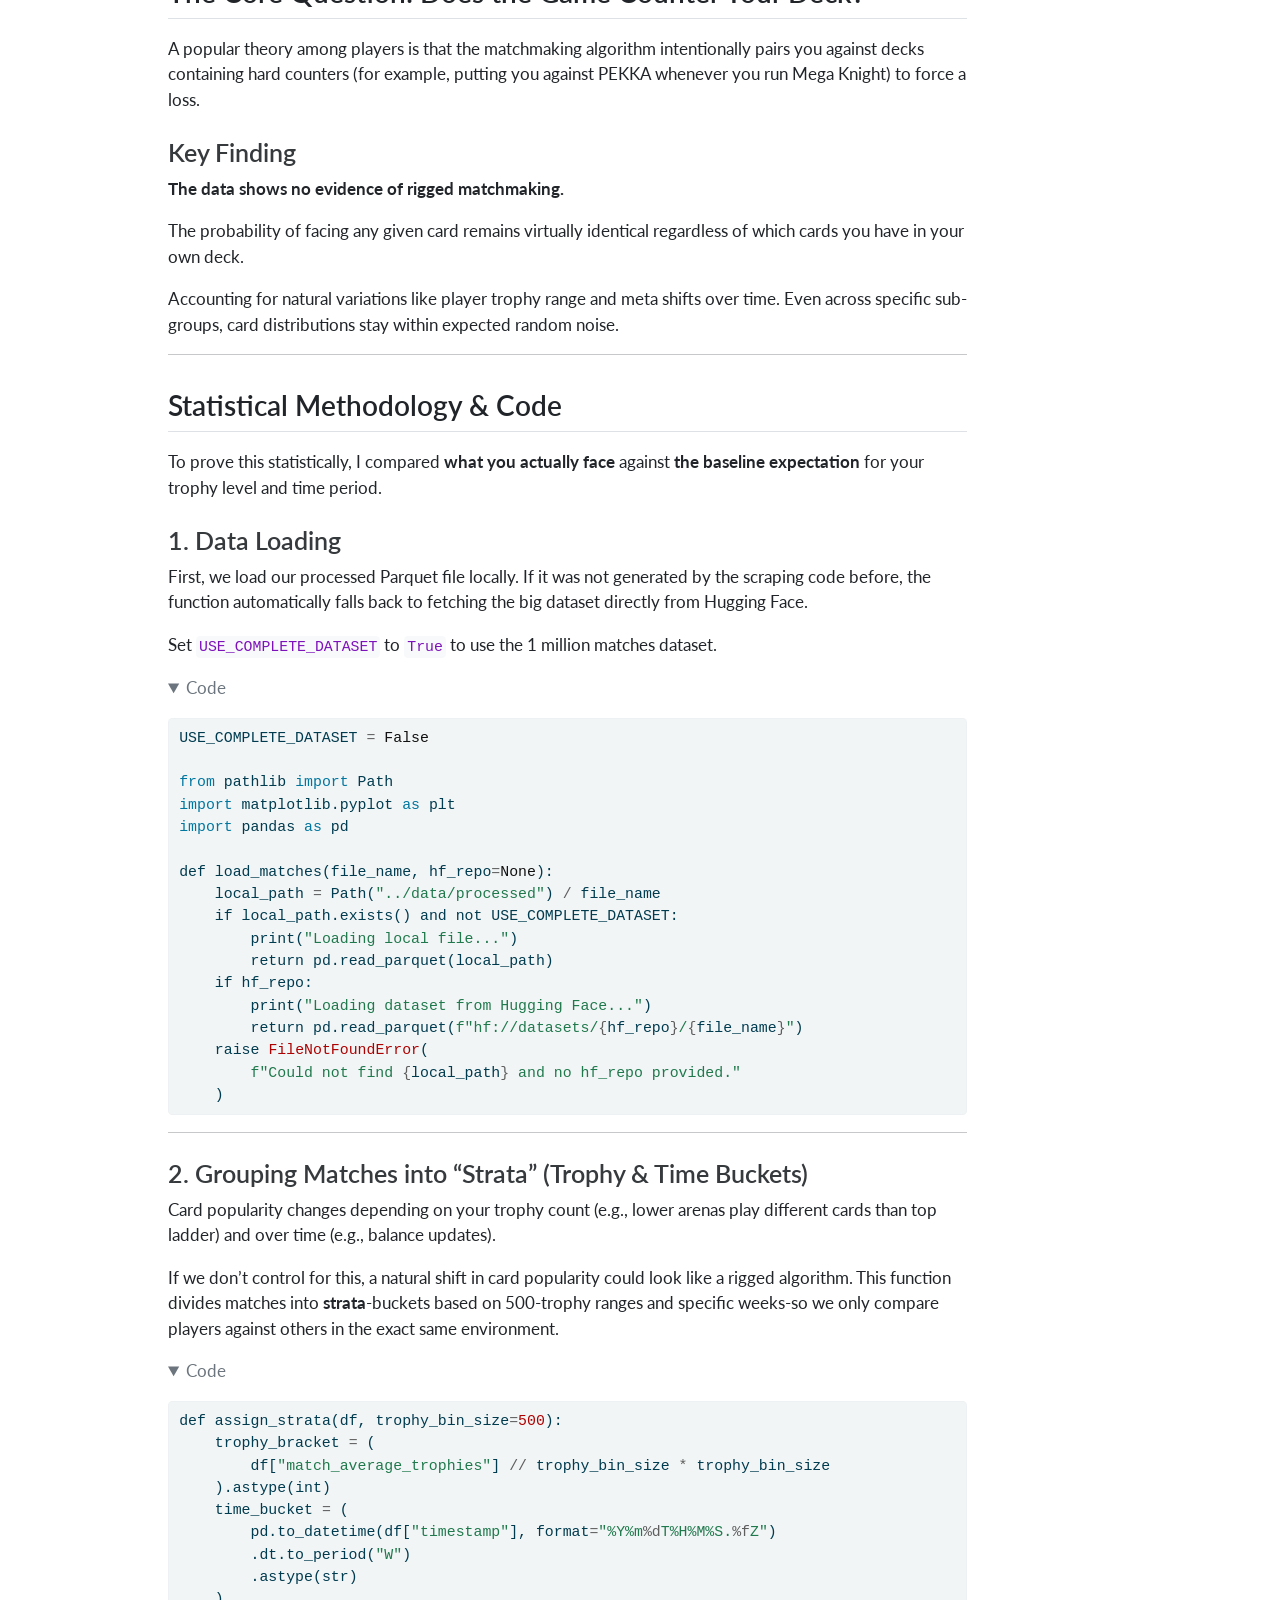
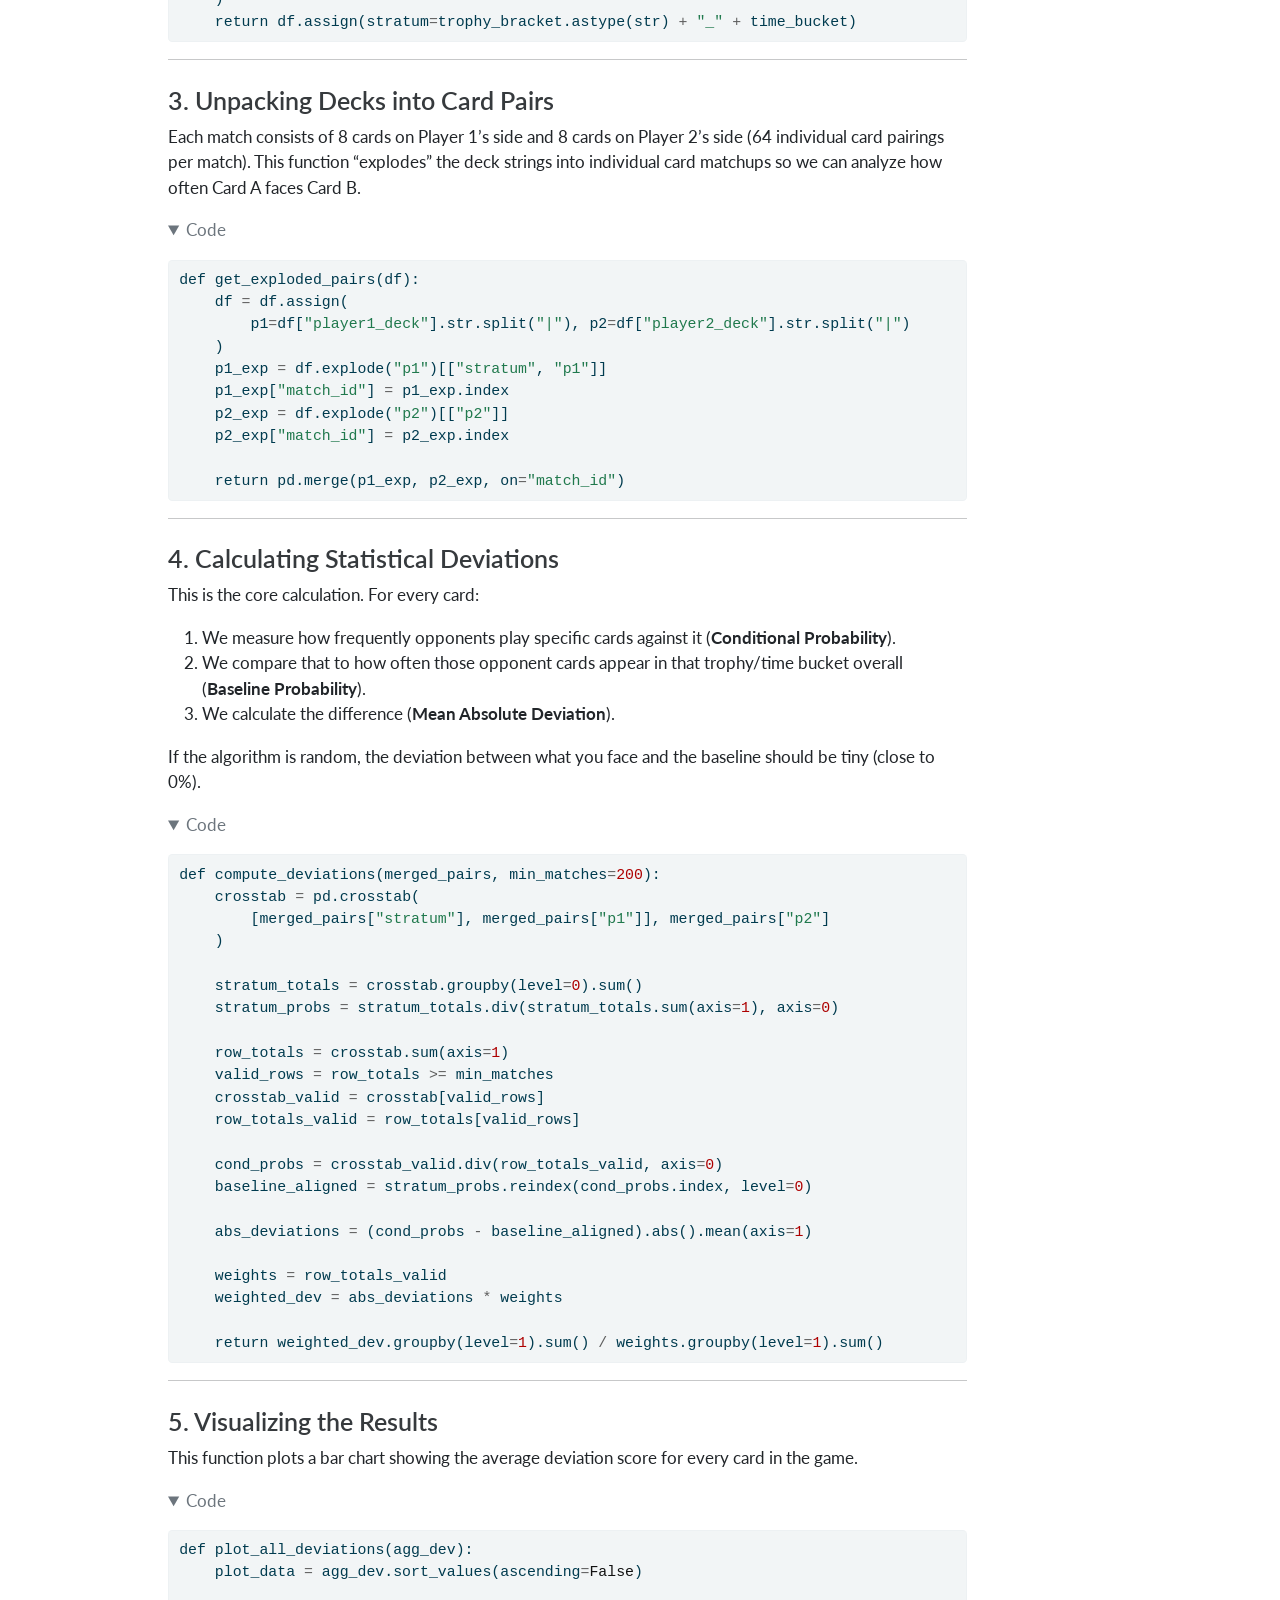
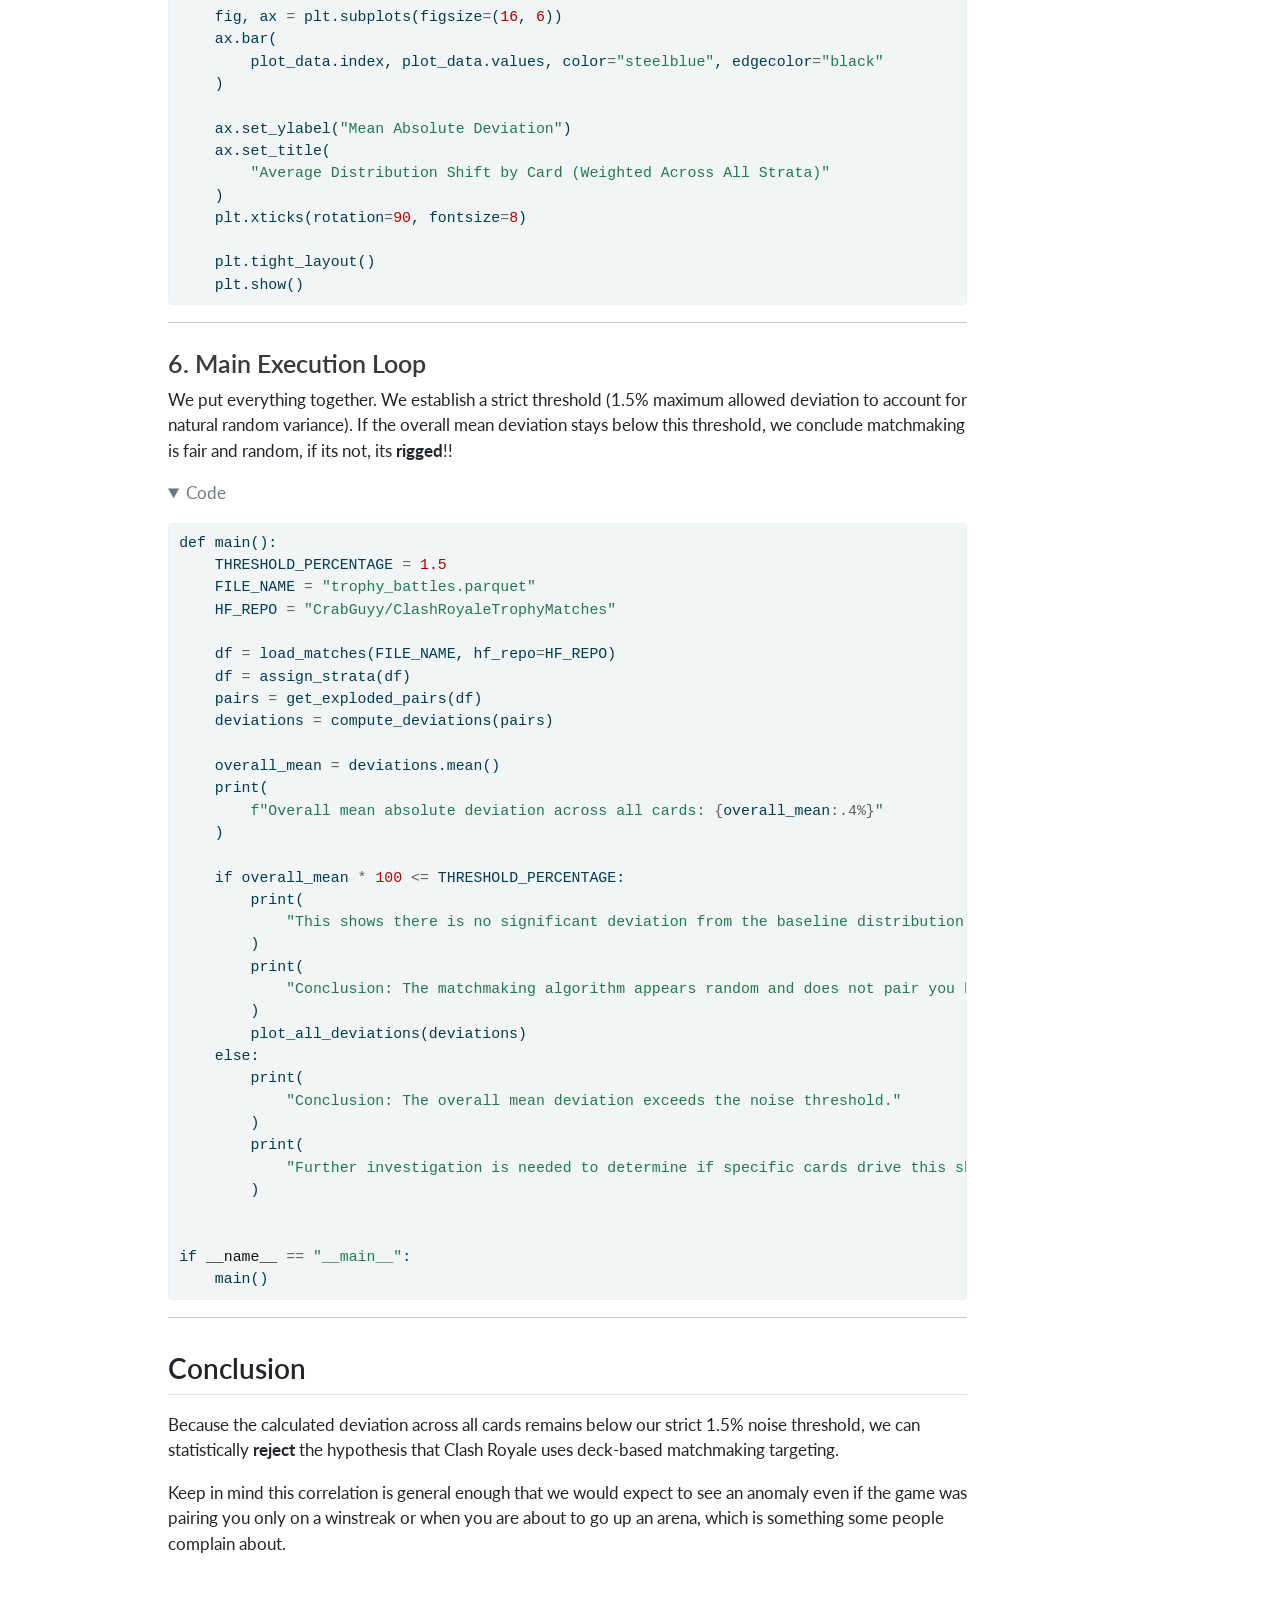
<file: docs/pages/full_analysis.html>
<!DOCTYPE html>
<html xmlns="http://www.w3.org/1999/xhtml" lang="en" xml:lang="en"><head>

<meta charset="utf-8">
<meta name="generator" content="quarto-1.4.555">

<meta name="viewport" content="width=device-width, initial-scale=1.0, user-scalable=yes">


<title>Clash Royale Matchmaking Analysis - Clash Royale Matchmaking - Complete Analysis</title>
<style>
code{white-space: pre-wrap;}
span.smallcaps{font-variant: small-caps;}
div.columns{display: flex; gap: min(4vw, 1.5em);}
div.column{flex: auto; overflow-x: auto;}
div.hanging-indent{margin-left: 1.5em; text-indent: -1.5em;}
ul.task-list{list-style: none;}
ul.task-list li input[type="checkbox"] {
  width: 0.8em;
  margin: 0 0.8em 0.2em -1em; /* quarto-specific, see https://github.com/quarto-dev/quarto-cli/issues/4556 */ 
  vertical-align: middle;
}
/* CSS for syntax highlighting */
pre > code.sourceCode { white-space: pre; position: relative; }
pre > code.sourceCode > span { line-height: 1.25; }
pre > code.sourceCode > span:empty { height: 1.2em; }
.sourceCode { overflow: visible; }
code.sourceCode > span { color: inherit; text-decoration: inherit; }
div.sourceCode { margin: 1em 0; }
pre.sourceCode { margin: 0; }
@media screen {
div.sourceCode { overflow: auto; }
}
@media print {
pre > code.sourceCode { white-space: pre-wrap; }
pre > code.sourceCode > span { text-indent: -5em; padding-left: 5em; }
}
pre.numberSource code
  { counter-reset: source-line 0; }
pre.numberSource code > span
  { position: relative; left: -4em; counter-increment: source-line; }
pre.numberSource code > span > a:first-child::before
  { content: counter(source-line);
    position: relative; left: -1em; text-align: right; vertical-align: baseline;
    border: none; display: inline-block;
    -webkit-touch-callout: none; -webkit-user-select: none;
    -khtml-user-select: none; -moz-user-select: none;
    -ms-user-select: none; user-select: none;
    padding: 0 4px; width: 4em;
  }
pre.numberSource { margin-left: 3em;  padding-left: 4px; }
div.sourceCode
  {   }
@media screen {
pre > code.sourceCode > span > a:first-child::before { text-decoration: underline; }
}
</style>


<script src="../site_libs/quarto-nav/quarto-nav.js"></script>
<script src="../site_libs/quarto-nav/headroom.min.js"></script>
<script src="../site_libs/clipboard/clipboard.min.js"></script>
<script src="../site_libs/quarto-search/autocomplete.umd.js"></script>
<script src="../site_libs/quarto-search/fuse.min.js"></script>
<script src="../site_libs/quarto-search/quarto-search.js"></script>
<meta name="quarto:offset" content="../">
<script src="../site_libs/quarto-html/quarto.js"></script>
<script src="../site_libs/quarto-html/popper.min.js"></script>
<script src="../site_libs/quarto-html/tippy.umd.min.js"></script>
<script src="../site_libs/quarto-html/anchor.min.js"></script>
<link href="../site_libs/quarto-html/tippy.css" rel="stylesheet">
<link href="../site_libs/quarto-html/quarto-syntax-highlighting.css" rel="stylesheet" id="quarto-text-highlighting-styles">
<script src="../site_libs/bootstrap/bootstrap.min.js"></script>
<link href="../site_libs/bootstrap/bootstrap-icons.css" rel="stylesheet">
<link href="../site_libs/bootstrap/bootstrap.min.css" rel="stylesheet" id="quarto-bootstrap" data-mode="light">
<script id="quarto-search-options" type="application/json">{
  "location": "navbar",
  "copy-button": false,
  "collapse-after": 3,
  "panel-placement": "end",
  "type": "overlay",
  "limit": 50,
  "keyboard-shortcut": [
    "f",
    "/",
    "s"
  ],
  "show-item-context": false,
  "language": {
    "search-no-results-text": "No results",
    "search-matching-documents-text": "matching documents",
    "search-copy-link-title": "Copy link to search",
    "search-hide-matches-text": "Hide additional matches",
    "search-more-match-text": "more match in this document",
    "search-more-matches-text": "more matches in this document",
    "search-clear-button-title": "Clear",
    "search-text-placeholder": "",
    "search-detached-cancel-button-title": "Cancel",
    "search-submit-button-title": "Submit",
    "search-label": "Search"
  }
}</script>


</head>

<body class="nav-fixed">

<div id="quarto-search-results"></div>
  <header id="quarto-header" class="headroom fixed-top">
    <nav class="navbar navbar-expand-lg " data-bs-theme="dark">
      <div class="navbar-container container-fluid">
            <div id="quarto-search" class="" title="Search"></div>
          <button class="navbar-toggler" type="button" data-bs-toggle="collapse" data-bs-target="#navbarCollapse" aria-controls="navbarCollapse" aria-expanded="false" aria-label="Toggle navigation" onclick="if (window.quartoToggleHeadroom) { window.quartoToggleHeadroom(); }">
  <span class="navbar-toggler-icon"></span>
</button>
          <div class="collapse navbar-collapse" id="navbarCollapse">
            <ul class="navbar-nav navbar-nav-scroll me-auto">
  <li class="nav-item">
    <a class="nav-link" href="../pages/index.html"> <i class="bi bi-house" role="img">
</i> 
<span class="menu-text">Executive summary</span></a>
  </li>  
  <li class="nav-item">
    <a class="nav-link" href="../pages/01_match_scraping.html"> <i class="bi bi-database" role="img">
</i> 
<span class="menu-text">Match scraping</span></a>
  </li>  
  <li class="nav-item">
    <a class="nav-link" href="../pages/02_matchmaking_analysis.html"> <i class="bi bi-bar-chart-line" role="img">
</i> 
<span class="menu-text">Matchmaking analysis</span></a>
  </li>  
</ul>
            <ul class="navbar-nav navbar-nav-scroll ms-auto">
  <li class="nav-item compact">
    <a class="nav-link" href="https://github.com/CrabGuy/ClashRoyaleMatchmakingAnalysis"> <i class="bi bi-github" role="img">
</i> 
<span class="menu-text"></span></a>
  </li>  
</ul>
          </div> <!-- /navcollapse -->
          <div class="quarto-navbar-tools">
</div>
      </div> <!-- /container-fluid -->
    </nav>
</header>
<!-- content -->
<div id="quarto-content" class="quarto-container page-columns page-rows-contents page-layout-article page-navbar">
<!-- sidebar -->
<!-- margin-sidebar -->
    <div id="quarto-margin-sidebar" class="sidebar margin-sidebar">
        <nav id="TOC" role="doc-toc" class="toc-active">
    <h2 id="toc-title">On this page</h2>
   
  <ul>
  <li><a href="#setup-environment" id="toc-setup-environment" class="nav-link active" data-scroll-target="#setup-environment">Setup Environment</a>
  <ul class="collapse">
  <li><a href="#how-the-scraper-works-the-spider-approach" id="toc-how-the-scraper-works-the-spider-approach" class="nav-link" data-scroll-target="#how-the-scraper-works-the-spider-approach">How the Scraper Works (The “Spider” Approach)</a></li>
  <li><a href="#step-by-step-implementation" id="toc-step-by-step-implementation" class="nav-link" data-scroll-target="#step-by-step-implementation">Step-by-Step Implementation</a>
  <ul class="collapse">
  <li><a href="#setup-and-environment" id="toc-setup-and-environment" class="nav-link" data-scroll-target="#setup-and-environment">Setup and Environment</a></li>
  <li><a href="#configurations" id="toc-configurations" class="nav-link" data-scroll-target="#configurations">Configurations</a></li>
  <li><a href="#fetching-data-from-the-api" id="toc-fetching-data-from-the-api" class="nav-link" data-scroll-target="#fetching-data-from-the-api">Fetching Data from the API</a></li>
  <li><a href="#cleaning-extracting-features" id="toc-cleaning-extracting-features" class="nav-link" data-scroll-target="#cleaning-extracting-features">Cleaning &amp; Extracting Features</a></li>
  <li><a href="#avoiding-duplicate-matches-bloom-filter" id="toc-avoiding-duplicate-matches-bloom-filter" class="nav-link" data-scroll-target="#avoiding-duplicate-matches-bloom-filter">Avoiding Duplicate Matches (Bloom Filter)</a></li>
  <li><a href="#picking-the-next-player-random-walk-with-teleportation" id="toc-picking-the-next-player-random-walk-with-teleportation" class="nav-link" data-scroll-target="#picking-the-next-player-random-walk-with-teleportation">Picking the Next Player (“Random Walk with Teleportation”)</a></li>
  <li><a href="#combining-everything-the-data-stream" id="toc-combining-everything-the-data-stream" class="nav-link" data-scroll-target="#combining-everything-the-data-stream">Combining Everything: The Data Stream</a></li>
  <li><a href="#saving-and-storage-optimization" id="toc-saving-and-storage-optimization" class="nav-link" data-scroll-target="#saving-and-storage-optimization">Saving and Storage Optimization</a></li>
  <li><a href="#execution" id="toc-execution" class="nav-link" data-scroll-target="#execution">Execution</a></li>
  </ul></li>
  <li><a href="#design-choices-why-scale-memory-matter" id="toc-design-choices-why-scale-memory-matter" class="nav-link" data-scroll-target="#design-choices-why-scale-memory-matter">Design Choices: Why Scale &amp; Memory Matter</a></li>
  <li><a href="#the-core-question-does-the-game-counter-your-deck" id="toc-the-core-question-does-the-game-counter-your-deck" class="nav-link" data-scroll-target="#the-core-question-does-the-game-counter-your-deck">The Core Question: Does the Game Counter Your Deck?</a>
  <ul class="collapse">
  <li><a href="#key-finding" id="toc-key-finding" class="nav-link" data-scroll-target="#key-finding">Key Finding</a></li>
  </ul></li>
  <li><a href="#statistical-methodology-code" id="toc-statistical-methodology-code" class="nav-link" data-scroll-target="#statistical-methodology-code">Statistical Methodology &amp; Code</a>
  <ul class="collapse">
  <li><a href="#data-loading" id="toc-data-loading" class="nav-link" data-scroll-target="#data-loading">1. Data Loading</a></li>
  <li><a href="#grouping-matches-into-strata-trophy-time-buckets" id="toc-grouping-matches-into-strata-trophy-time-buckets" class="nav-link" data-scroll-target="#grouping-matches-into-strata-trophy-time-buckets">2. Grouping Matches into “Strata” (Trophy &amp; Time Buckets)</a></li>
  <li><a href="#unpacking-decks-into-card-pairs" id="toc-unpacking-decks-into-card-pairs" class="nav-link" data-scroll-target="#unpacking-decks-into-card-pairs">3. Unpacking Decks into Card Pairs</a></li>
  <li><a href="#calculating-statistical-deviations" id="toc-calculating-statistical-deviations" class="nav-link" data-scroll-target="#calculating-statistical-deviations">4. Calculating Statistical Deviations</a></li>
  <li><a href="#visualizing-the-results" id="toc-visualizing-the-results" class="nav-link" data-scroll-target="#visualizing-the-results">5. Visualizing the Results</a></li>
  <li><a href="#main-execution-loop" id="toc-main-execution-loop" class="nav-link" data-scroll-target="#main-execution-loop">6. Main Execution Loop</a></li>
  </ul></li>
  <li><a href="#conclusion" id="toc-conclusion" class="nav-link" data-scroll-target="#conclusion">Conclusion</a></li>
  </ul></li>
  </ul>
</nav>
    </div>
<!-- main -->
<main class="content" id="quarto-document-content">

<header id="title-block-header" class="quarto-title-block default">
<div class="quarto-title">
<h1 class="title">Match Scraping</h1>
</div>



<div class="quarto-title-meta">

    
  
    
  </div>
  


</header>


<section id="setup-environment" class="level1">
<h1>Setup Environment</h1>
<div id="31c49a7a" class="cell" data-execution_count="1">
<details open="" class="code-fold">
<summary>Code</summary>
<div class="sourceCode cell-code" id="cb1"><pre class="sourceCode python code-with-copy"><code class="sourceCode python"><span id="cb1-1"><a href="#cb1-1" aria-hidden="true" tabindex="-1"></a><span class="im">import</span> sys</span>
<span id="cb1-2"><a href="#cb1-2" aria-hidden="true" tabindex="-1"></a><span class="cf">if</span> <span class="st">'google.colab'</span> <span class="kw">in</span> sys.modules:</span>
<span id="cb1-3"><a href="#cb1-3" aria-hidden="true" tabindex="-1"></a>    <span class="op">!</span>git clone https:<span class="op">//</span>github.com<span class="op">/</span>CrabGuy<span class="op">/</span>ClashRoyaleMatchmakingAnalysis.git</span>
<span id="cb1-4"><a href="#cb1-4" aria-hidden="true" tabindex="-1"></a>    <span class="op">%</span>cd ClashRoyaleMatchmakingAnalysis</span>
<span id="cb1-5"><a href="#cb1-5" aria-hidden="true" tabindex="-1"></a>    <span class="op">!</span>pip install <span class="op">-</span>r requirements.txt</span></code><button title="Copy to Clipboard" class="code-copy-button"><i class="bi"></i></button></pre></div>
</details>
</div>
<div id="56e3fd01" class="cell" data-execution_count="2">
<details open="" class="code-fold">
<summary>Code</summary>
<div class="sourceCode cell-code" id="cb2"><pre class="sourceCode python code-with-copy"><code class="sourceCode python"><span id="cb2-1"><a href="#cb2-1" aria-hidden="true" tabindex="-1"></a><span class="co"># To generate an api key follow the RoyaleAPI tutorial here</span></span>
<span id="cb2-2"><a href="#cb2-2" aria-hidden="true" tabindex="-1"></a><span class="co"># https://docs.royaleapi.com/proxy.html</span></span>
<span id="cb2-3"><a href="#cb2-3" aria-hidden="true" tabindex="-1"></a><span class="co"># since the project uses their proxy to work on Google Colab</span></span>
<span id="cb2-4"><a href="#cb2-4" aria-hidden="true" tabindex="-1"></a>API_KEY<span class="op">=</span><span class="st">"YOUR_OWN_API_KEY_HERE"</span></span></code><button title="Copy to Clipboard" class="code-copy-button"><i class="bi"></i></button></pre></div>
</details>
</div>
<p>In this section, I’ll cover how I fetched and cleaned match data from the Clash Royale API.</p>
<section id="how-the-scraper-works-the-spider-approach" class="level2">
<h2 class="anchored" data-anchor-id="how-the-scraper-works-the-spider-approach">How the Scraper Works (The “Spider” Approach)</h2>
<p>To build a dataset, I used a <strong>spider scraper</strong>.</p>
<ol type="1">
<li>Start with <strong>Player A</strong> and fetch their recent matches (~25 battles).</li>
<li>Randomly pick one of their opponents (<strong>Player B</strong>).</li>
<li>Fetch <strong>Player B’s</strong> matches, pick one of <em>their</em> opponents (<strong>Player C</strong>), and repeat.</li>
</ol>
<p>By constantly jumping from opponent to opponent, the script creates a continuous chain of real battle data.</p>
</section>
<section id="step-by-step-implementation" class="level2">
<h2 class="anchored" data-anchor-id="step-by-step-implementation">Step-by-Step Implementation</h2>
<section id="setup-and-environment" class="level3">
<h3 class="anchored" data-anchor-id="setup-and-environment">Setup and Environment</h3>
<p>First, we import our tools and set up file paths to save the scraped data.</p>
<div id="2ccc0503" class="cell" data-execution_count="3">
<details class="code-fold">
<summary>Show imports and declarations</summary>
<div class="sourceCode cell-code" id="cb3"><pre class="sourceCode python code-with-copy"><code class="sourceCode python"><span id="cb3-1"><a href="#cb3-1" aria-hidden="true" tabindex="-1"></a><span class="im">import</span> csv</span>
<span id="cb3-2"><a href="#cb3-2" aria-hidden="true" tabindex="-1"></a><span class="im">import</span> hashlib</span>
<span id="cb3-3"><a href="#cb3-3" aria-hidden="true" tabindex="-1"></a><span class="im">import</span> os</span>
<span id="cb3-4"><a href="#cb3-4" aria-hidden="true" tabindex="-1"></a><span class="im">import</span> random</span>
<span id="cb3-5"><a href="#cb3-5" aria-hidden="true" tabindex="-1"></a><span class="im">from</span> concurrent.futures <span class="im">import</span> ThreadPoolExecutor</span>
<span id="cb3-6"><a href="#cb3-6" aria-hidden="true" tabindex="-1"></a><span class="im">from</span> itertools <span class="im">import</span> islice</span>
<span id="cb3-7"><a href="#cb3-7" aria-hidden="true" tabindex="-1"></a><span class="im">from</span> pathlib <span class="im">import</span> Path</span>
<span id="cb3-8"><a href="#cb3-8" aria-hidden="true" tabindex="-1"></a></span>
<span id="cb3-9"><a href="#cb3-9" aria-hidden="true" tabindex="-1"></a><span class="im">import</span> pyarrow <span class="im">as</span> pa</span>
<span id="cb3-10"><a href="#cb3-10" aria-hidden="true" tabindex="-1"></a><span class="im">import</span> pyarrow.csv <span class="im">as</span> pv</span>
<span id="cb3-11"><a href="#cb3-11" aria-hidden="true" tabindex="-1"></a><span class="im">import</span> pyarrow.parquet <span class="im">as</span> pq</span>
<span id="cb3-12"><a href="#cb3-12" aria-hidden="true" tabindex="-1"></a><span class="im">import</span> requests</span>
<span id="cb3-13"><a href="#cb3-13" aria-hidden="true" tabindex="-1"></a><span class="im">from</span> dotenv <span class="im">import</span> load_dotenv</span>
<span id="cb3-14"><a href="#cb3-14" aria-hidden="true" tabindex="-1"></a><span class="im">from</span> pybloom_live <span class="im">import</span> ScalableBloomFilter</span>
<span id="cb3-15"><a href="#cb3-15" aria-hidden="true" tabindex="-1"></a></span>
<span id="cb3-16"><a href="#cb3-16" aria-hidden="true" tabindex="-1"></a><span class="im">import</span> os</span>
<span id="cb3-17"><a href="#cb3-17" aria-hidden="true" tabindex="-1"></a><span class="im">from</span> pathlib <span class="im">import</span> Path</span>
<span id="cb3-18"><a href="#cb3-18" aria-hidden="true" tabindex="-1"></a></span>
<span id="cb3-19"><a href="#cb3-19" aria-hidden="true" tabindex="-1"></a>PARENT_DIR <span class="op">=</span> Path.cwd().parent</span>
<span id="cb3-20"><a href="#cb3-20" aria-hidden="true" tabindex="-1"></a>DATA_DIR <span class="op">=</span> PARENT_DIR <span class="op">/</span> <span class="st">"data"</span></span>
<span id="cb3-21"><a href="#cb3-21" aria-hidden="true" tabindex="-1"></a>CSV_FILENAME <span class="op">=</span> DATA_DIR <span class="op">/</span> <span class="st">"raw"</span> <span class="op">/</span> <span class="st">"trophy_battles.csv"</span></span>
<span id="cb3-22"><a href="#cb3-22" aria-hidden="true" tabindex="-1"></a>PARQUET_FILENAME <span class="op">=</span> DATA_DIR <span class="op">/</span> <span class="st">"processed"</span> <span class="op">/</span> <span class="st">"trophy_battles.parquet"</span></span>
<span id="cb3-23"><a href="#cb3-23" aria-hidden="true" tabindex="-1"></a></span>
<span id="cb3-24"><a href="#cb3-24" aria-hidden="true" tabindex="-1"></a>CSV_FILENAME.parent.mkdir(parents<span class="op">=</span><span class="va">True</span>, exist_ok<span class="op">=</span><span class="va">True</span>)</span>
<span id="cb3-25"><a href="#cb3-25" aria-hidden="true" tabindex="-1"></a>PARQUET_FILENAME.parent.mkdir(parents<span class="op">=</span><span class="va">True</span>, exist_ok<span class="op">=</span><span class="va">True</span>)</span>
<span id="cb3-26"><a href="#cb3-26" aria-hidden="true" tabindex="-1"></a></span>
<span id="cb3-27"><a href="#cb3-27" aria-hidden="true" tabindex="-1"></a>load_dotenv()</span>
<span id="cb3-28"><a href="#cb3-28" aria-hidden="true" tabindex="-1"></a>API_KEY <span class="op">=</span> API_KEY <span class="co"># type: ignore</span></span>
<span id="cb3-29"><a href="#cb3-29" aria-hidden="true" tabindex="-1"></a><span class="cf">if</span> <span class="kw">not</span> API_KEY:</span>
<span id="cb3-30"><a href="#cb3-30" aria-hidden="true" tabindex="-1"></a>    <span class="cf">raise</span> <span class="pp">ValueError</span>(<span class="st">"API_KEY not found"</span>)</span>
<span id="cb3-31"><a href="#cb3-31" aria-hidden="true" tabindex="-1"></a><span class="cf">if</span> API_KEY <span class="op">==</span> <span class="st">"YOUR_OWN_API_KEY_HERE"</span>:</span>
<span id="cb3-32"><a href="#cb3-32" aria-hidden="true" tabindex="-1"></a>    <span class="cf">raise</span> <span class="pp">RuntimeError</span>(<span class="st">"You need to create your own API key"</span>)</span>
<span id="cb3-33"><a href="#cb3-33" aria-hidden="true" tabindex="-1"></a></span>
<span id="cb3-34"><a href="#cb3-34" aria-hidden="true" tabindex="-1"></a>DATA_DIR <span class="op">=</span> PARENT_DIR <span class="op">/</span> <span class="st">"data"</span></span>
<span id="cb3-35"><a href="#cb3-35" aria-hidden="true" tabindex="-1"></a>CSV_FILENAME <span class="op">=</span> DATA_DIR <span class="op">/</span> <span class="st">"raw"</span> <span class="op">/</span> <span class="st">"trophy_battles.csv"</span></span>
<span id="cb3-36"><a href="#cb3-36" aria-hidden="true" tabindex="-1"></a>PARQUET_FILENAME <span class="op">=</span> DATA_DIR <span class="op">/</span> <span class="st">"processed"</span> <span class="op">/</span> <span class="st">"trophy_battles.parquet"</span></span>
<span id="cb3-37"><a href="#cb3-37" aria-hidden="true" tabindex="-1"></a></span>
<span id="cb3-38"><a href="#cb3-38" aria-hidden="true" tabindex="-1"></a>HEADERS <span class="op">=</span> {<span class="st">"Authorization"</span>: <span class="ss">f"Bearer </span><span class="sc">{</span>API_KEY<span class="sc">}</span><span class="ss">"</span>}</span></code><button title="Copy to Clipboard" class="code-copy-button"><i class="bi"></i></button></pre></div>
</details>
</div>
<hr>
</section>
<section id="configurations" class="level3">
<h3 class="anchored" data-anchor-id="configurations">Configurations</h3>
<p>We specify the initial player to start our web from, how many unique battles we want to collect, and how many requests to run at the same time (workers).</p>
<div id="b6b86a33" class="cell" data-execution_count="4">
<details open="" class="code-fold">
<summary>Code</summary>
<div class="sourceCode cell-code" id="cb4"><pre class="sourceCode python code-with-copy"><code class="sourceCode python"><span id="cb4-1"><a href="#cb4-1" aria-hidden="true" tabindex="-1"></a>START_PLAYER_TAG <span class="op">=</span> <span class="st">"%23PU2JQCUJQ"</span></span>
<span id="cb4-2"><a href="#cb4-2" aria-hidden="true" tabindex="-1"></a>AMOUNT_OF_BATTLES <span class="op">=</span> <span class="dv">10_000</span></span>
<span id="cb4-3"><a href="#cb4-3" aria-hidden="true" tabindex="-1"></a>WORKERS <span class="op">=</span> <span class="dv">5</span></span></code><button title="Copy to Clipboard" class="code-copy-button"><i class="bi"></i></button></pre></div>
</details>
</div>
<hr>
</section>
<section id="fetching-data-from-the-api" class="level3">
<h3 class="anchored" data-anchor-id="fetching-data-from-the-api">Fetching Data from the API</h3>
<p>This function sends a request to the official Clash Royale API proxy to retrieve a player’s recent battle history.</p>
<div id="0ac67e9b" class="cell" data-execution_count="5">
<details open="" class="code-fold">
<summary>Code</summary>
<div class="sourceCode cell-code" id="cb5"><pre class="sourceCode python code-with-copy"><code class="sourceCode python"><span id="cb5-1"><a href="#cb5-1" aria-hidden="true" tabindex="-1"></a><span class="kw">def</span> fetch_battle_log(player_tag):</span>
<span id="cb5-2"><a href="#cb5-2" aria-hidden="true" tabindex="-1"></a>    tag <span class="op">=</span> player_tag <span class="cf">if</span> player_tag.startswith(<span class="st">"%23"</span>) <span class="cf">else</span> <span class="ss">f"%23</span><span class="sc">{</span>player_tag<span class="sc">.</span>lstrip(<span class="st">'#'</span>)<span class="sc">}</span><span class="ss">"</span></span>
<span id="cb5-3"><a href="#cb5-3" aria-hidden="true" tabindex="-1"></a>    <span class="cf">try</span>:</span>
<span id="cb5-4"><a href="#cb5-4" aria-hidden="true" tabindex="-1"></a>        res <span class="op">=</span> requests.get(</span>
<span id="cb5-5"><a href="#cb5-5" aria-hidden="true" tabindex="-1"></a>            <span class="ss">f"https://proxy.royaleapi.dev/v1/players/</span><span class="sc">{</span>tag<span class="sc">}</span><span class="ss">/battlelog"</span>,</span>
<span id="cb5-6"><a href="#cb5-6" aria-hidden="true" tabindex="-1"></a>            headers<span class="op">=</span>HEADERS,</span>
<span id="cb5-7"><a href="#cb5-7" aria-hidden="true" tabindex="-1"></a>            timeout<span class="op">=</span><span class="dv">10</span>,</span>
<span id="cb5-8"><a href="#cb5-8" aria-hidden="true" tabindex="-1"></a>        )</span>
<span id="cb5-9"><a href="#cb5-9" aria-hidden="true" tabindex="-1"></a>        <span class="cf">if</span> res.status_code <span class="op">==</span> <span class="dv">200</span>:</span>
<span id="cb5-10"><a href="#cb5-10" aria-hidden="true" tabindex="-1"></a>            <span class="cf">return</span> res.json()</span>
<span id="cb5-11"><a href="#cb5-11" aria-hidden="true" tabindex="-1"></a>        <span class="cf">else</span>:</span>
<span id="cb5-12"><a href="#cb5-12" aria-hidden="true" tabindex="-1"></a>            <span class="bu">print</span>(<span class="ss">f"API Error [</span><span class="sc">{</span>res<span class="sc">.</span>status_code<span class="sc">}</span><span class="ss">] for tag </span><span class="sc">{</span>tag<span class="sc">}</span><span class="ss">: </span><span class="sc">{</span>res<span class="sc">.</span>text<span class="sc">}</span><span class="ss">"</span>, flush<span class="op">=</span><span class="va">True</span>)</span>
<span id="cb5-13"><a href="#cb5-13" aria-hidden="true" tabindex="-1"></a>            <span class="cf">return</span> []</span>
<span id="cb5-14"><a href="#cb5-14" aria-hidden="true" tabindex="-1"></a>    <span class="cf">except</span> requests.exceptions.RequestException <span class="im">as</span> e:</span>
<span id="cb5-15"><a href="#cb5-15" aria-hidden="true" tabindex="-1"></a>        <span class="bu">print</span>(<span class="ss">f"Request exception for </span><span class="sc">{</span>tag<span class="sc">}</span><span class="ss">: </span><span class="sc">{</span>e<span class="sc">}</span><span class="ss">"</span>, flush<span class="op">=</span><span class="va">True</span>)</span>
<span id="cb5-16"><a href="#cb5-16" aria-hidden="true" tabindex="-1"></a>        <span class="cf">return</span> []</span></code><button title="Copy to Clipboard" class="code-copy-button"><i class="bi"></i></button></pre></div>
</details>
</div>
<hr>
</section>
<section id="cleaning-extracting-features" class="level3">
<h3 class="anchored" data-anchor-id="cleaning-extracting-features">Cleaning &amp; Extracting Features</h3>
<p>Raw API responses contain a lot of extra information we don’t need. Here, we extract only 1v1 trophy matches and convert them into clean records containing:</p>
<ul>
<li>A <strong>unique Battle ID</strong> (created by hashing the timestamp and player tags to ensure no duplicate matches are saved).</li>
<li>The <strong>average trophy count</strong> of the players.</li>
<li>The <strong>cards used in both decks</strong>.</li>
</ul>
<div id="fb3791fe" class="cell" data-execution_count="6">
<details open="" class="code-fold">
<summary>Code</summary>
<div class="sourceCode cell-code" id="cb6"><pre class="sourceCode python code-with-copy"><code class="sourceCode python"><span id="cb6-1"><a href="#cb6-1" aria-hidden="true" tabindex="-1"></a><span class="kw">def</span> extract_battle_data(battle):</span>
<span id="cb6-2"><a href="#cb6-2" aria-hidden="true" tabindex="-1"></a>    <span class="cf">if</span> battle.get(<span class="st">"type"</span>) <span class="op">!=</span> <span class="st">"PvP"</span>:</span>
<span id="cb6-3"><a href="#cb6-3" aria-hidden="true" tabindex="-1"></a>        <span class="cf">return</span> <span class="va">None</span></span>
<span id="cb6-4"><a href="#cb6-4" aria-hidden="true" tabindex="-1"></a></span>
<span id="cb6-5"><a href="#cb6-5" aria-hidden="true" tabindex="-1"></a>    team <span class="op">=</span> battle.get(<span class="st">"team"</span>, [{}])[<span class="dv">0</span>]</span>
<span id="cb6-6"><a href="#cb6-6" aria-hidden="true" tabindex="-1"></a>    opponent <span class="op">=</span> battle.get(<span class="st">"opponent"</span>, [{}])[<span class="dv">0</span>]</span>
<span id="cb6-7"><a href="#cb6-7" aria-hidden="true" tabindex="-1"></a>    p1_tag, p2_tag <span class="op">=</span> team.get(<span class="st">"tag"</span>, <span class="st">""</span>), opponent.get(<span class="st">"tag"</span>, <span class="st">""</span>)</span>
<span id="cb6-8"><a href="#cb6-8" aria-hidden="true" tabindex="-1"></a></span>
<span id="cb6-9"><a href="#cb6-9" aria-hidden="true" tabindex="-1"></a>    <span class="cf">if</span> <span class="kw">not</span> p1_tag <span class="kw">or</span> <span class="kw">not</span> p2_tag:</span>
<span id="cb6-10"><a href="#cb6-10" aria-hidden="true" tabindex="-1"></a>        <span class="cf">return</span> <span class="va">None</span></span>
<span id="cb6-11"><a href="#cb6-11" aria-hidden="true" tabindex="-1"></a></span>
<span id="cb6-12"><a href="#cb6-12" aria-hidden="true" tabindex="-1"></a>    timestamp <span class="op">=</span> battle.get(<span class="st">"battleTime"</span>, <span class="st">""</span>)</span>
<span id="cb6-13"><a href="#cb6-13" aria-hidden="true" tabindex="-1"></a>    raw_id <span class="op">=</span> <span class="ss">f"</span><span class="sc">{</span>timestamp<span class="sc">}</span><span class="ss">_</span><span class="sc">{</span><span class="st">'_'</span><span class="sc">.</span>join(<span class="bu">sorted</span>([p1_tag, p2_tag]))<span class="sc">}</span><span class="ss">"</span></span>
<span id="cb6-14"><a href="#cb6-14" aria-hidden="true" tabindex="-1"></a>    battle_id <span class="op">=</span> hashlib.sha256(raw_id.encode(<span class="st">"utf-8"</span>)).hexdigest()</span>
<span id="cb6-15"><a href="#cb6-15" aria-hidden="true" tabindex="-1"></a></span>
<span id="cb6-16"><a href="#cb6-16" aria-hidden="true" tabindex="-1"></a>    p1_deck <span class="op">=</span> <span class="st">"|"</span>.join(c[<span class="st">"name"</span>] <span class="cf">for</span> c <span class="kw">in</span> team.get(<span class="st">"cards"</span>, []))</span>
<span id="cb6-17"><a href="#cb6-17" aria-hidden="true" tabindex="-1"></a>    p2_deck <span class="op">=</span> <span class="st">"|"</span>.join(c[<span class="st">"name"</span>] <span class="cf">for</span> c <span class="kw">in</span> opponent.get(<span class="st">"cards"</span>, []))</span>
<span id="cb6-18"><a href="#cb6-18" aria-hidden="true" tabindex="-1"></a></span>
<span id="cb6-19"><a href="#cb6-19" aria-hidden="true" tabindex="-1"></a>    p1_trophies <span class="op">=</span> team.get(<span class="st">"startingTrophies"</span>, <span class="dv">0</span>) <span class="kw">or</span> <span class="dv">0</span></span>
<span id="cb6-20"><a href="#cb6-20" aria-hidden="true" tabindex="-1"></a>    p2_trophies <span class="op">=</span> opponent.get(<span class="st">"startingTrophies"</span>, <span class="dv">0</span>) <span class="kw">or</span> <span class="dv">0</span></span>
<span id="cb6-21"><a href="#cb6-21" aria-hidden="true" tabindex="-1"></a>    avg_trophies <span class="op">=</span> (p1_trophies <span class="op">+</span> p2_trophies) <span class="op">/</span> <span class="dv">2</span></span>
<span id="cb6-22"><a href="#cb6-22" aria-hidden="true" tabindex="-1"></a></span>
<span id="cb6-23"><a href="#cb6-23" aria-hidden="true" tabindex="-1"></a>    <span class="cf">return</span> {</span>
<span id="cb6-24"><a href="#cb6-24" aria-hidden="true" tabindex="-1"></a>        <span class="st">"battle_id"</span>: battle_id,</span>
<span id="cb6-25"><a href="#cb6-25" aria-hidden="true" tabindex="-1"></a>        <span class="st">"record"</span>: [battle_id, timestamp, avg_trophies, p1_deck, p2_deck],</span>
<span id="cb6-26"><a href="#cb6-26" aria-hidden="true" tabindex="-1"></a>        <span class="st">"opponent_tag"</span>: p2_tag,</span>
<span id="cb6-27"><a href="#cb6-27" aria-hidden="true" tabindex="-1"></a>    }</span></code><button title="Copy to Clipboard" class="code-copy-button"><i class="bi"></i></button></pre></div>
</details>
</div>
<hr>
</section>
<section id="avoiding-duplicate-matches-bloom-filter" class="level3">
<h3 class="anchored" data-anchor-id="avoiding-duplicate-matches-bloom-filter">Avoiding Duplicate Matches (Bloom Filter)</h3>
<p>Because players encounter each other often, our scraper will naturally run into matches it has already seen. Normally, you might check a giant list of saved IDs, but as the dataset grows into millions of matches, that list takes up a lot of RAM.</p>
<p>Instead, I use a <strong>Bloom Filter</strong>; a smart memory-saving structure. It tells us if a match is <em>definitely new</em> or <em>likely a duplicate</em>, using a low amount of memory.</p>
<div id="313c3fd6" class="cell" data-execution_count="7">
<details open="" class="code-fold">
<summary>Code</summary>
<div class="sourceCode cell-code" id="cb7"><pre class="sourceCode python code-with-copy"><code class="sourceCode python"><span id="cb7-1"><a href="#cb7-1" aria-hidden="true" tabindex="-1"></a><span class="kw">def</span> filter_unseen(battles, bloom):</span>
<span id="cb7-2"><a href="#cb7-2" aria-hidden="true" tabindex="-1"></a>    <span class="kw">def</span> is_unseen(b):</span>
<span id="cb7-3"><a href="#cb7-3" aria-hidden="true" tabindex="-1"></a>        <span class="cf">if</span> b[<span class="st">"battle_id"</span>] <span class="kw">in</span> bloom:</span>
<span id="cb7-4"><a href="#cb7-4" aria-hidden="true" tabindex="-1"></a>            <span class="cf">return</span> <span class="va">False</span></span>
<span id="cb7-5"><a href="#cb7-5" aria-hidden="true" tabindex="-1"></a>        bloom.add(b[<span class="st">"battle_id"</span>])</span>
<span id="cb7-6"><a href="#cb7-6" aria-hidden="true" tabindex="-1"></a>        <span class="cf">return</span> <span class="va">True</span></span>
<span id="cb7-7"><a href="#cb7-7" aria-hidden="true" tabindex="-1"></a></span>
<span id="cb7-8"><a href="#cb7-8" aria-hidden="true" tabindex="-1"></a>    <span class="cf">return</span> <span class="bu">list</span>(<span class="bu">filter</span>(is_unseen, battles))</span></code><button title="Copy to Clipboard" class="code-copy-button"><i class="bi"></i></button></pre></div>
</details>
</div>
<hr>
</section>
<section id="picking-the-next-player-random-walk-with-teleportation" class="level3">
<h3 class="anchored" data-anchor-id="picking-the-next-player-random-walk-with-teleportation">Picking the Next Player (“Random Walk with Teleportation”)</h3>
<p>If our scraper only moves forward from opponent to opponent, it risks getting stuck in a small loop of active players.</p>
<p>To prevent this, the script uses a <strong>Random Walk with Teleportation</strong>:</p>
<ul>
<li><strong>90% of the time:</strong> It picks a random opponent from the current match (moving forward).</li>
<li><strong>10% of the time (“Teleportation”):</strong> It jumps back to a previously seen player from a global pool.</li>
</ul>
<p>This small chance to “teleport” breaks potential loops and ensures the scraper explores different parts of the player base.</p>
<div id="6786f05c" class="cell" data-execution_count="8">
<details open="" class="code-fold">
<summary>Code</summary>
<div class="sourceCode cell-code" id="cb8"><pre class="sourceCode python code-with-copy"><code class="sourceCode python"><span id="cb8-1"><a href="#cb8-1" aria-hidden="true" tabindex="-1"></a><span class="kw">def</span> next_tags(opponents, pool, count<span class="op">=</span>WORKERS):</span>
<span id="cb8-2"><a href="#cb8-2" aria-hidden="true" tabindex="-1"></a>    <span class="kw">def</span> pick():</span>
<span id="cb8-3"><a href="#cb8-3" aria-hidden="true" tabindex="-1"></a>        <span class="cf">if</span> opponents <span class="kw">and</span> random.random() <span class="op">&gt;</span> <span class="fl">0.10</span>:</span>
<span id="cb8-4"><a href="#cb8-4" aria-hidden="true" tabindex="-1"></a>            <span class="cf">return</span> random.choice(opponents)</span>
<span id="cb8-5"><a href="#cb8-5" aria-hidden="true" tabindex="-1"></a>        <span class="cf">return</span> random.choice(pool) <span class="cf">if</span> pool <span class="cf">else</span> START_PLAYER_TAG</span>
<span id="cb8-6"><a href="#cb8-6" aria-hidden="true" tabindex="-1"></a></span>
<span id="cb8-7"><a href="#cb8-7" aria-hidden="true" tabindex="-1"></a>    <span class="cf">return</span> [pick() <span class="cf">for</span> _ <span class="kw">in</span> <span class="bu">range</span>(count)]</span></code><button title="Copy to Clipboard" class="code-copy-button"><i class="bi"></i></button></pre></div>
</details>
</div>
<hr>
</section>
<section id="combining-everything-the-data-stream" class="level3">
<h3 class="anchored" data-anchor-id="combining-everything-the-data-stream">Combining Everything: The Data Stream</h3>
<p>This function connects all the pieces: it fetches data concurrently, cleans it, deduplicates it using the Bloom Filter, and streams out new battles one by one.</p>
<div id="77fc26ff" class="cell" data-execution_count="9">
<details open="" class="code-fold">
<summary>Code</summary>
<div class="sourceCode cell-code" id="cb9"><pre class="sourceCode python code-with-copy"><code class="sourceCode python"><span id="cb9-1"><a href="#cb9-1" aria-hidden="true" tabindex="-1"></a><span class="kw">def</span> battle_stream(start_tag):</span>
<span id="cb9-2"><a href="#cb9-2" aria-hidden="true" tabindex="-1"></a>    bloom <span class="op">=</span> ScalableBloomFilter(initial_capacity<span class="op">=</span><span class="dv">1000</span>, error_rate<span class="op">=</span><span class="fl">0.001</span>)</span>
<span id="cb9-3"><a href="#cb9-3" aria-hidden="true" tabindex="-1"></a>    pool <span class="op">=</span> [start_tag]</span>
<span id="cb9-4"><a href="#cb9-4" aria-hidden="true" tabindex="-1"></a>    current_tags <span class="op">=</span> [start_tag]</span>
<span id="cb9-5"><a href="#cb9-5" aria-hidden="true" tabindex="-1"></a></span>
<span id="cb9-6"><a href="#cb9-6" aria-hidden="true" tabindex="-1"></a>    <span class="cf">with</span> ThreadPoolExecutor(max_workers<span class="op">=</span>WORKERS) <span class="im">as</span> executor:</span>
<span id="cb9-7"><a href="#cb9-7" aria-hidden="true" tabindex="-1"></a>        <span class="cf">while</span> <span class="va">True</span>:</span>
<span id="cb9-8"><a href="#cb9-8" aria-hidden="true" tabindex="-1"></a>            results <span class="op">=</span> executor.<span class="bu">map</span>(fetch_battle_log, current_tags)</span>
<span id="cb9-9"><a href="#cb9-9" aria-hidden="true" tabindex="-1"></a>            all_battles <span class="op">=</span> [b <span class="cf">for</span> log <span class="kw">in</span> results <span class="cf">for</span> b <span class="kw">in</span> log]</span>
<span id="cb9-10"><a href="#cb9-10" aria-hidden="true" tabindex="-1"></a>            extracted <span class="op">=</span> <span class="bu">list</span>(<span class="bu">filter</span>(<span class="va">None</span>, <span class="bu">map</span>(extract_battle_data, all_battles)))</span>
<span id="cb9-11"><a href="#cb9-11" aria-hidden="true" tabindex="-1"></a>            new_battles <span class="op">=</span> filter_unseen(extracted, bloom)</span>
<span id="cb9-12"><a href="#cb9-12" aria-hidden="true" tabindex="-1"></a></span>
<span id="cb9-13"><a href="#cb9-13" aria-hidden="true" tabindex="-1"></a>            <span class="cf">yield</span> <span class="cf">from</span> new_battles</span>
<span id="cb9-14"><a href="#cb9-14" aria-hidden="true" tabindex="-1"></a></span>
<span id="cb9-15"><a href="#cb9-15" aria-hidden="true" tabindex="-1"></a>            opponents <span class="op">=</span> [b[<span class="st">"opponent_tag"</span>] <span class="cf">for</span> b <span class="kw">in</span> new_battles]</span>
<span id="cb9-16"><a href="#cb9-16" aria-hidden="true" tabindex="-1"></a>            <span class="cf">if</span> opponents:</span>
<span id="cb9-17"><a href="#cb9-17" aria-hidden="true" tabindex="-1"></a>                pool[:] <span class="op">=</span> pool[<span class="op">-</span><span class="dv">100</span>:] <span class="op">+</span> opponents</span>
<span id="cb9-18"><a href="#cb9-18" aria-hidden="true" tabindex="-1"></a></span>
<span id="cb9-19"><a href="#cb9-19" aria-hidden="true" tabindex="-1"></a>            current_tags <span class="op">=</span> next_tags(opponents, pool)</span></code><button title="Copy to Clipboard" class="code-copy-button"><i class="bi"></i></button></pre></div>
</details>
</div>
<hr>
</section>
<section id="saving-and-storage-optimization" class="level3">
<h3 class="anchored" data-anchor-id="saving-and-storage-optimization">Saving and Storage Optimization</h3>
<p>We save the data into two different file formats:</p>
<ol type="1">
<li><strong>CSV:</strong> Plain text format, easy to open and check manually.</li>
<li><strong>Parquet:</strong> A compressed, fast format optimized for large-scale data analysis.</li>
</ol>
<div id="88ba34e8" class="cell" data-execution_count="10">
<details open="" class="code-fold">
<summary>Code</summary>
<div class="sourceCode cell-code" id="cb10"><pre class="sourceCode python code-with-copy"><code class="sourceCode python"><span id="cb10-1"><a href="#cb10-1" aria-hidden="true" tabindex="-1"></a><span class="kw">def</span> convert_csv_to_parquet(csv_file, parquet_file):</span>
<span id="cb10-2"><a href="#cb10-2" aria-hidden="true" tabindex="-1"></a>    reader <span class="op">=</span> pv.open_csv(<span class="bu">str</span>(csv_file))</span>
<span id="cb10-3"><a href="#cb10-3" aria-hidden="true" tabindex="-1"></a>    writer <span class="op">=</span> <span class="va">None</span></span>
<span id="cb10-4"><a href="#cb10-4" aria-hidden="true" tabindex="-1"></a></span>
<span id="cb10-5"><a href="#cb10-5" aria-hidden="true" tabindex="-1"></a>    <span class="cf">for</span> batch <span class="kw">in</span> reader:</span>
<span id="cb10-6"><a href="#cb10-6" aria-hidden="true" tabindex="-1"></a>        table <span class="op">=</span> pa.Table.from_batches([batch])</span>
<span id="cb10-7"><a href="#cb10-7" aria-hidden="true" tabindex="-1"></a>        <span class="cf">if</span> writer <span class="kw">is</span> <span class="va">None</span>:</span>
<span id="cb10-8"><a href="#cb10-8" aria-hidden="true" tabindex="-1"></a>            writer <span class="op">=</span> pq.ParquetWriter(<span class="bu">str</span>(parquet_file), table.schema)</span>
<span id="cb10-9"><a href="#cb10-9" aria-hidden="true" tabindex="-1"></a>        writer.write_table(table)</span>
<span id="cb10-10"><a href="#cb10-10" aria-hidden="true" tabindex="-1"></a></span>
<span id="cb10-11"><a href="#cb10-11" aria-hidden="true" tabindex="-1"></a>    <span class="cf">if</span> writer:</span>
<span id="cb10-12"><a href="#cb10-12" aria-hidden="true" tabindex="-1"></a>        writer.close()</span>
<span id="cb10-13"><a href="#cb10-13" aria-hidden="true" tabindex="-1"></a></span>
<span id="cb10-14"><a href="#cb10-14" aria-hidden="true" tabindex="-1"></a><span class="kw">def</span> save_battles(start_tag, target_count):</span>
<span id="cb10-15"><a href="#cb10-15" aria-hidden="true" tabindex="-1"></a>    <span class="cf">with</span> <span class="bu">open</span>(CSV_FILENAME, mode<span class="op">=</span><span class="st">"w"</span>, newline<span class="op">=</span><span class="st">""</span>, encoding<span class="op">=</span><span class="st">"utf-8"</span>) <span class="im">as</span> <span class="bu">file</span>:</span>
<span id="cb10-16"><a href="#cb10-16" aria-hidden="true" tabindex="-1"></a>        writer <span class="op">=</span> csv.writer(<span class="bu">file</span>)</span>
<span id="cb10-17"><a href="#cb10-17" aria-hidden="true" tabindex="-1"></a>        writer.writerow(</span>
<span id="cb10-18"><a href="#cb10-18" aria-hidden="true" tabindex="-1"></a>            [<span class="st">"battle_id"</span>, <span class="st">"timestamp"</span>, <span class="st">"match_average_trophies"</span>, <span class="st">"player1_deck"</span>, <span class="st">"player2_deck"</span>]</span>
<span id="cb10-19"><a href="#cb10-19" aria-hidden="true" tabindex="-1"></a>        )</span>
<span id="cb10-20"><a href="#cb10-20" aria-hidden="true" tabindex="-1"></a></span>
<span id="cb10-21"><a href="#cb10-21" aria-hidden="true" tabindex="-1"></a>        <span class="kw">def</span> write_and_log(item):</span>
<span id="cb10-22"><a href="#cb10-22" aria-hidden="true" tabindex="-1"></a>            count, battle <span class="op">=</span> item</span>
<span id="cb10-23"><a href="#cb10-23" aria-hidden="true" tabindex="-1"></a>            writer.writerow(battle[<span class="st">"record"</span>])</span>
<span id="cb10-24"><a href="#cb10-24" aria-hidden="true" tabindex="-1"></a>            <span class="cf">if</span> count <span class="op">==</span> <span class="dv">1</span> <span class="kw">or</span> count <span class="op">%</span> <span class="dv">100</span> <span class="op">==</span> <span class="dv">0</span>:</span>
<span id="cb10-25"><a href="#cb10-25" aria-hidden="true" tabindex="-1"></a>                <span class="bu">print</span>(<span class="ss">f"[</span><span class="sc">{</span>count<span class="sc">}</span><span class="ss">/</span><span class="sc">{</span>target_count<span class="sc">}</span><span class="ss">] Saved battle ID: </span><span class="sc">{</span>battle[<span class="st">'record'</span>][<span class="dv">0</span>]<span class="sc">}</span><span class="ss">"</span>, flush<span class="op">=</span><span class="va">True</span>)</span>
<span id="cb10-26"><a href="#cb10-26" aria-hidden="true" tabindex="-1"></a></span>
<span id="cb10-27"><a href="#cb10-27" aria-hidden="true" tabindex="-1"></a>        <span class="bu">list</span>(<span class="bu">map</span>(write_and_log, <span class="bu">enumerate</span>(islice(battle_stream(start_tag), target_count), <span class="dv">1</span>)))</span>
<span id="cb10-28"><a href="#cb10-28" aria-hidden="true" tabindex="-1"></a></span>
<span id="cb10-29"><a href="#cb10-29" aria-hidden="true" tabindex="-1"></a>    convert_csv_to_parquet(CSV_FILENAME, PARQUET_FILENAME)</span>
<span id="cb10-30"><a href="#cb10-30" aria-hidden="true" tabindex="-1"></a>    csv_mb <span class="op">=</span> os.path.getsize(CSV_FILENAME) <span class="op">/</span> (<span class="dv">1024</span> <span class="op">*</span> <span class="dv">1024</span>)</span>
<span id="cb10-31"><a href="#cb10-31" aria-hidden="true" tabindex="-1"></a>    parquet_mb <span class="op">=</span> os.path.getsize(PARQUET_FILENAME) <span class="op">/</span> (<span class="dv">1024</span> <span class="op">*</span> <span class="dv">1024</span>)</span>
<span id="cb10-32"><a href="#cb10-32" aria-hidden="true" tabindex="-1"></a>    <span class="bu">print</span>(<span class="ss">f"CSV Size: </span><span class="sc">{</span>csv_mb<span class="sc">:.2f}</span><span class="ss"> MB | Parquet Size: </span><span class="sc">{</span>parquet_mb<span class="sc">:.2f}</span><span class="ss"> MB"</span>, flush<span class="op">=</span><span class="va">True</span>)</span></code><button title="Copy to Clipboard" class="code-copy-button"><i class="bi"></i></button></pre></div>
</details>
</div>
<hr>
</section>
<section id="execution" class="level3">
<h3 class="anchored" data-anchor-id="execution">Execution</h3>
<p>Finally, we launch the scraper with our starting player tag and target match count.</p>
<div id="128a9154" class="cell" data-execution_count="11">
<details open="" class="code-fold">
<summary>Code</summary>
<div class="sourceCode cell-code" id="cb11"><pre class="sourceCode python code-with-copy"><code class="sourceCode python"><span id="cb11-1"><a href="#cb11-1" aria-hidden="true" tabindex="-1"></a><span class="kw">def</span> main():</span>
<span id="cb11-2"><a href="#cb11-2" aria-hidden="true" tabindex="-1"></a>    save_battles(START_PLAYER_TAG, AMOUNT_OF_BATTLES)</span>
<span id="cb11-3"><a href="#cb11-3" aria-hidden="true" tabindex="-1"></a></span>
<span id="cb11-4"><a href="#cb11-4" aria-hidden="true" tabindex="-1"></a></span>
<span id="cb11-5"><a href="#cb11-5" aria-hidden="true" tabindex="-1"></a><span class="cf">if</span> <span class="va">__name__</span> <span class="op">==</span> <span class="st">"__main__"</span>:</span>
<span id="cb11-6"><a href="#cb11-6" aria-hidden="true" tabindex="-1"></a>    main()</span></code><button title="Copy to Clipboard" class="code-copy-button"><i class="bi"></i></button></pre></div>
</details>
</div>
<hr>
</section>
</section>
<section id="design-choices-why-scale-memory-matter" class="level2">
<h2 class="anchored" data-anchor-id="design-choices-why-scale-memory-matter">Design Choices: Why Scale &amp; Memory Matter</h2>
<p>When scraping large amounts of data from an API, the main challenge isn’t speed, it’s <strong>memory management</strong>.</p>
<ol type="1">
<li><strong>Streaming Data directly to storage:</strong> Instead of keeping millions of matches in memory before saving, the script processes and writes matches on the go.</li>
<li><strong>Memory-efficient Deduplication:</strong> A standard list or Python <code>set()</code> of 1 million IDs eats way more RAM. A Bloom Filter uses a tiny fraction of that memory by allowing a negligible trade-off: a tiny percentage of <em>false positives</em> (where a brand-new match might accidentally get tossed out as a duplicate). For a huge dataset, losing &lt;0.1% of matches is well worth the better scaling.</li>
<li><strong>Graph Traversal Strategy:</strong> Scraping player networks is essentially traversing a massive graph. While standard computer science algorithms (like <em>Breadth-First Search</em>, or a lossy version) work well, a <strong>Random Walk with Teleportation</strong> is simpler to implement, lightweight on memory and can be explained more easily to people without a computer science background.</li>
</ol>
<hr>
<p>title: “Matchmaking Analysis” format: html: code-fold: false ipynb: default execute: eval: false</p>
<hr>
<p>In this section, we analyze the scraped battle data to answer one of the most debated questions in the Clash Royale community: <strong>Is matchmaking rigged?</strong></p>
</section>
<section id="the-core-question-does-the-game-counter-your-deck" class="level2">
<h2 class="anchored" data-anchor-id="the-core-question-does-the-game-counter-your-deck">The Core Question: Does the Game Counter Your Deck?</h2>
<p>A popular theory among players is that the matchmaking algorithm intentionally pairs you against decks containing hard counters (for example, putting you against PEKKA whenever you run Mega Knight) to force a loss.</p>
<section id="key-finding" class="level3">
<h3 class="anchored" data-anchor-id="key-finding">Key Finding</h3>
<p><strong>The data shows no evidence of rigged matchmaking.</strong></p>
<p>The probability of facing any given card remains virtually identical regardless of which cards you have in your own deck.</p>
<p>Accounting for natural variations like player trophy range and meta shifts over time. Even across specific sub-groups, card distributions stay within expected random noise.</p>
<hr>
</section>
</section>
<section id="statistical-methodology-code" class="level2">
<h2 class="anchored" data-anchor-id="statistical-methodology-code">Statistical Methodology &amp; Code</h2>
<p>To prove this statistically, I compared <strong>what you actually face</strong> against <strong>the baseline expectation</strong> for your trophy level and time period.</p>
<section id="data-loading" class="level3">
<h3 class="anchored" data-anchor-id="data-loading">1. Data Loading</h3>
<p>First, we load our processed Parquet file locally. If it was not generated by the scraping code before, the function automatically falls back to fetching the big dataset directly from Hugging Face.</p>
<p>Set <code>USE_COMPLETE_DATASET</code> to <code>True</code> to use the 1 million matches dataset.</p>
<div id="d49fce58" class="cell" data-execution_count="12">
<details open="" class="code-fold">
<summary>Code</summary>
<div class="sourceCode cell-code" id="cb12"><pre class="sourceCode python code-with-copy"><code class="sourceCode python"><span id="cb12-1"><a href="#cb12-1" aria-hidden="true" tabindex="-1"></a>USE_COMPLETE_DATASET <span class="op">=</span> <span class="va">False</span></span>
<span id="cb12-2"><a href="#cb12-2" aria-hidden="true" tabindex="-1"></a></span>
<span id="cb12-3"><a href="#cb12-3" aria-hidden="true" tabindex="-1"></a><span class="im">from</span> pathlib <span class="im">import</span> Path</span>
<span id="cb12-4"><a href="#cb12-4" aria-hidden="true" tabindex="-1"></a><span class="im">import</span> matplotlib.pyplot <span class="im">as</span> plt</span>
<span id="cb12-5"><a href="#cb12-5" aria-hidden="true" tabindex="-1"></a><span class="im">import</span> pandas <span class="im">as</span> pd</span>
<span id="cb12-6"><a href="#cb12-6" aria-hidden="true" tabindex="-1"></a></span>
<span id="cb12-7"><a href="#cb12-7" aria-hidden="true" tabindex="-1"></a><span class="kw">def</span> load_matches(file_name, hf_repo<span class="op">=</span><span class="va">None</span>):</span>
<span id="cb12-8"><a href="#cb12-8" aria-hidden="true" tabindex="-1"></a>    local_path <span class="op">=</span> Path(<span class="st">"../data/processed"</span>) <span class="op">/</span> file_name</span>
<span id="cb12-9"><a href="#cb12-9" aria-hidden="true" tabindex="-1"></a>    <span class="cf">if</span> local_path.exists() <span class="kw">and</span> <span class="kw">not</span> USE_COMPLETE_DATASET:</span>
<span id="cb12-10"><a href="#cb12-10" aria-hidden="true" tabindex="-1"></a>        <span class="bu">print</span>(<span class="st">"Loading local file..."</span>)</span>
<span id="cb12-11"><a href="#cb12-11" aria-hidden="true" tabindex="-1"></a>        <span class="cf">return</span> pd.read_parquet(local_path)</span>
<span id="cb12-12"><a href="#cb12-12" aria-hidden="true" tabindex="-1"></a>    <span class="cf">if</span> hf_repo:</span>
<span id="cb12-13"><a href="#cb12-13" aria-hidden="true" tabindex="-1"></a>        <span class="bu">print</span>(<span class="st">"Loading dataset from Hugging Face..."</span>)</span>
<span id="cb12-14"><a href="#cb12-14" aria-hidden="true" tabindex="-1"></a>        <span class="cf">return</span> pd.read_parquet(<span class="ss">f"hf://datasets/</span><span class="sc">{</span>hf_repo<span class="sc">}</span><span class="ss">/</span><span class="sc">{</span>file_name<span class="sc">}</span><span class="ss">"</span>)</span>
<span id="cb12-15"><a href="#cb12-15" aria-hidden="true" tabindex="-1"></a>    <span class="cf">raise</span> <span class="pp">FileNotFoundError</span>(</span>
<span id="cb12-16"><a href="#cb12-16" aria-hidden="true" tabindex="-1"></a>        <span class="ss">f"Could not find </span><span class="sc">{</span>local_path<span class="sc">}</span><span class="ss"> and no hf_repo provided."</span></span>
<span id="cb12-17"><a href="#cb12-17" aria-hidden="true" tabindex="-1"></a>    )</span></code><button title="Copy to Clipboard" class="code-copy-button"><i class="bi"></i></button></pre></div>
</details>
</div>
<hr>
</section>
<section id="grouping-matches-into-strata-trophy-time-buckets" class="level3">
<h3 class="anchored" data-anchor-id="grouping-matches-into-strata-trophy-time-buckets">2. Grouping Matches into “Strata” (Trophy &amp; Time Buckets)</h3>
<p>Card popularity changes depending on your trophy count (e.g., lower arenas play different cards than top ladder) and over time (e.g., balance updates).</p>
<p>If we don’t control for this, a natural shift in card popularity could look like a rigged algorithm. This function divides matches into <strong>strata</strong>-buckets based on 500-trophy ranges and specific weeks-so we only compare players against others in the exact same environment.</p>
<div id="ba49f5e3" class="cell" data-execution_count="13">
<details open="" class="code-fold">
<summary>Code</summary>
<div class="sourceCode cell-code" id="cb13"><pre class="sourceCode python code-with-copy"><code class="sourceCode python"><span id="cb13-1"><a href="#cb13-1" aria-hidden="true" tabindex="-1"></a><span class="kw">def</span> assign_strata(df, trophy_bin_size<span class="op">=</span><span class="dv">500</span>):</span>
<span id="cb13-2"><a href="#cb13-2" aria-hidden="true" tabindex="-1"></a>    trophy_bracket <span class="op">=</span> (</span>
<span id="cb13-3"><a href="#cb13-3" aria-hidden="true" tabindex="-1"></a>        df[<span class="st">"match_average_trophies"</span>] <span class="op">//</span> trophy_bin_size <span class="op">*</span> trophy_bin_size</span>
<span id="cb13-4"><a href="#cb13-4" aria-hidden="true" tabindex="-1"></a>    ).astype(<span class="bu">int</span>)</span>
<span id="cb13-5"><a href="#cb13-5" aria-hidden="true" tabindex="-1"></a>    time_bucket <span class="op">=</span> (</span>
<span id="cb13-6"><a href="#cb13-6" aria-hidden="true" tabindex="-1"></a>        pd.to_datetime(df[<span class="st">"timestamp"</span>], <span class="bu">format</span><span class="op">=</span><span class="st">"%Y%m</span><span class="sc">%d</span><span class="st">T%H%M%S.</span><span class="sc">%f</span><span class="st">Z"</span>)</span>
<span id="cb13-7"><a href="#cb13-7" aria-hidden="true" tabindex="-1"></a>        .dt.to_period(<span class="st">"W"</span>)</span>
<span id="cb13-8"><a href="#cb13-8" aria-hidden="true" tabindex="-1"></a>        .astype(<span class="bu">str</span>)</span>
<span id="cb13-9"><a href="#cb13-9" aria-hidden="true" tabindex="-1"></a>    )</span>
<span id="cb13-10"><a href="#cb13-10" aria-hidden="true" tabindex="-1"></a>    <span class="cf">return</span> df.assign(stratum<span class="op">=</span>trophy_bracket.astype(<span class="bu">str</span>) <span class="op">+</span> <span class="st">"_"</span> <span class="op">+</span> time_bucket)</span></code><button title="Copy to Clipboard" class="code-copy-button"><i class="bi"></i></button></pre></div>
</details>
</div>
<hr>
</section>
<section id="unpacking-decks-into-card-pairs" class="level3">
<h3 class="anchored" data-anchor-id="unpacking-decks-into-card-pairs">3. Unpacking Decks into Card Pairs</h3>
<p>Each match consists of 8 cards on Player 1’s side and 8 cards on Player 2’s side (64 individual card pairings per match). This function “explodes” the deck strings into individual card matchups so we can analyze how often Card A faces Card B.</p>
<div id="1519e03b" class="cell" data-execution_count="14">
<details open="" class="code-fold">
<summary>Code</summary>
<div class="sourceCode cell-code" id="cb14"><pre class="sourceCode python code-with-copy"><code class="sourceCode python"><span id="cb14-1"><a href="#cb14-1" aria-hidden="true" tabindex="-1"></a><span class="kw">def</span> get_exploded_pairs(df):</span>
<span id="cb14-2"><a href="#cb14-2" aria-hidden="true" tabindex="-1"></a>    df <span class="op">=</span> df.assign(</span>
<span id="cb14-3"><a href="#cb14-3" aria-hidden="true" tabindex="-1"></a>        p1<span class="op">=</span>df[<span class="st">"player1_deck"</span>].<span class="bu">str</span>.split(<span class="st">"|"</span>), p2<span class="op">=</span>df[<span class="st">"player2_deck"</span>].<span class="bu">str</span>.split(<span class="st">"|"</span>)</span>
<span id="cb14-4"><a href="#cb14-4" aria-hidden="true" tabindex="-1"></a>    )</span>
<span id="cb14-5"><a href="#cb14-5" aria-hidden="true" tabindex="-1"></a>    p1_exp <span class="op">=</span> df.explode(<span class="st">"p1"</span>)[[<span class="st">"stratum"</span>, <span class="st">"p1"</span>]]</span>
<span id="cb14-6"><a href="#cb14-6" aria-hidden="true" tabindex="-1"></a>    p1_exp[<span class="st">"match_id"</span>] <span class="op">=</span> p1_exp.index</span>
<span id="cb14-7"><a href="#cb14-7" aria-hidden="true" tabindex="-1"></a>    p2_exp <span class="op">=</span> df.explode(<span class="st">"p2"</span>)[[<span class="st">"p2"</span>]]</span>
<span id="cb14-8"><a href="#cb14-8" aria-hidden="true" tabindex="-1"></a>    p2_exp[<span class="st">"match_id"</span>] <span class="op">=</span> p2_exp.index</span>
<span id="cb14-9"><a href="#cb14-9" aria-hidden="true" tabindex="-1"></a></span>
<span id="cb14-10"><a href="#cb14-10" aria-hidden="true" tabindex="-1"></a>    <span class="cf">return</span> pd.merge(p1_exp, p2_exp, on<span class="op">=</span><span class="st">"match_id"</span>)</span></code><button title="Copy to Clipboard" class="code-copy-button"><i class="bi"></i></button></pre></div>
</details>
</div>
<hr>
</section>
<section id="calculating-statistical-deviations" class="level3">
<h3 class="anchored" data-anchor-id="calculating-statistical-deviations">4. Calculating Statistical Deviations</h3>
<p>This is the core calculation. For every card:</p>
<ol type="1">
<li>We measure how frequently opponents play specific cards against it (<strong>Conditional Probability</strong>).</li>
<li>We compare that to how often those opponent cards appear in that trophy/time bucket overall (<strong>Baseline Probability</strong>).</li>
<li>We calculate the difference (<strong>Mean Absolute Deviation</strong>).</li>
</ol>
<p>If the algorithm is random, the deviation between what you face and the baseline should be tiny (close to 0%).</p>
<div id="bb35d0ea" class="cell" data-execution_count="15">
<details open="" class="code-fold">
<summary>Code</summary>
<div class="sourceCode cell-code" id="cb15"><pre class="sourceCode python code-with-copy"><code class="sourceCode python"><span id="cb15-1"><a href="#cb15-1" aria-hidden="true" tabindex="-1"></a><span class="kw">def</span> compute_deviations(merged_pairs, min_matches<span class="op">=</span><span class="dv">200</span>):</span>
<span id="cb15-2"><a href="#cb15-2" aria-hidden="true" tabindex="-1"></a>    crosstab <span class="op">=</span> pd.crosstab(</span>
<span id="cb15-3"><a href="#cb15-3" aria-hidden="true" tabindex="-1"></a>        [merged_pairs[<span class="st">"stratum"</span>], merged_pairs[<span class="st">"p1"</span>]], merged_pairs[<span class="st">"p2"</span>]</span>
<span id="cb15-4"><a href="#cb15-4" aria-hidden="true" tabindex="-1"></a>    )</span>
<span id="cb15-5"><a href="#cb15-5" aria-hidden="true" tabindex="-1"></a></span>
<span id="cb15-6"><a href="#cb15-6" aria-hidden="true" tabindex="-1"></a>    stratum_totals <span class="op">=</span> crosstab.groupby(level<span class="op">=</span><span class="dv">0</span>).<span class="bu">sum</span>()</span>
<span id="cb15-7"><a href="#cb15-7" aria-hidden="true" tabindex="-1"></a>    stratum_probs <span class="op">=</span> stratum_totals.div(stratum_totals.<span class="bu">sum</span>(axis<span class="op">=</span><span class="dv">1</span>), axis<span class="op">=</span><span class="dv">0</span>)</span>
<span id="cb15-8"><a href="#cb15-8" aria-hidden="true" tabindex="-1"></a></span>
<span id="cb15-9"><a href="#cb15-9" aria-hidden="true" tabindex="-1"></a>    row_totals <span class="op">=</span> crosstab.<span class="bu">sum</span>(axis<span class="op">=</span><span class="dv">1</span>)</span>
<span id="cb15-10"><a href="#cb15-10" aria-hidden="true" tabindex="-1"></a>    valid_rows <span class="op">=</span> row_totals <span class="op">&gt;=</span> min_matches</span>
<span id="cb15-11"><a href="#cb15-11" aria-hidden="true" tabindex="-1"></a>    crosstab_valid <span class="op">=</span> crosstab[valid_rows]</span>
<span id="cb15-12"><a href="#cb15-12" aria-hidden="true" tabindex="-1"></a>    row_totals_valid <span class="op">=</span> row_totals[valid_rows]</span>
<span id="cb15-13"><a href="#cb15-13" aria-hidden="true" tabindex="-1"></a></span>
<span id="cb15-14"><a href="#cb15-14" aria-hidden="true" tabindex="-1"></a>    cond_probs <span class="op">=</span> crosstab_valid.div(row_totals_valid, axis<span class="op">=</span><span class="dv">0</span>)</span>
<span id="cb15-15"><a href="#cb15-15" aria-hidden="true" tabindex="-1"></a>    baseline_aligned <span class="op">=</span> stratum_probs.reindex(cond_probs.index, level<span class="op">=</span><span class="dv">0</span>)</span>
<span id="cb15-16"><a href="#cb15-16" aria-hidden="true" tabindex="-1"></a></span>
<span id="cb15-17"><a href="#cb15-17" aria-hidden="true" tabindex="-1"></a>    abs_deviations <span class="op">=</span> (cond_probs <span class="op">-</span> baseline_aligned).<span class="bu">abs</span>().mean(axis<span class="op">=</span><span class="dv">1</span>)</span>
<span id="cb15-18"><a href="#cb15-18" aria-hidden="true" tabindex="-1"></a></span>
<span id="cb15-19"><a href="#cb15-19" aria-hidden="true" tabindex="-1"></a>    weights <span class="op">=</span> row_totals_valid</span>
<span id="cb15-20"><a href="#cb15-20" aria-hidden="true" tabindex="-1"></a>    weighted_dev <span class="op">=</span> abs_deviations <span class="op">*</span> weights</span>
<span id="cb15-21"><a href="#cb15-21" aria-hidden="true" tabindex="-1"></a></span>
<span id="cb15-22"><a href="#cb15-22" aria-hidden="true" tabindex="-1"></a>    <span class="cf">return</span> weighted_dev.groupby(level<span class="op">=</span><span class="dv">1</span>).<span class="bu">sum</span>() <span class="op">/</span> weights.groupby(level<span class="op">=</span><span class="dv">1</span>).<span class="bu">sum</span>()</span></code><button title="Copy to Clipboard" class="code-copy-button"><i class="bi"></i></button></pre></div>
</details>
</div>
<hr>
</section>
<section id="visualizing-the-results" class="level3">
<h3 class="anchored" data-anchor-id="visualizing-the-results">5. Visualizing the Results</h3>
<p>This function plots a bar chart showing the average deviation score for every card in the game.</p>
<div id="d965c081" class="cell" data-execution_count="16">
<details open="" class="code-fold">
<summary>Code</summary>
<div class="sourceCode cell-code" id="cb16"><pre class="sourceCode python code-with-copy"><code class="sourceCode python"><span id="cb16-1"><a href="#cb16-1" aria-hidden="true" tabindex="-1"></a><span class="kw">def</span> plot_all_deviations(agg_dev):</span>
<span id="cb16-2"><a href="#cb16-2" aria-hidden="true" tabindex="-1"></a>    plot_data <span class="op">=</span> agg_dev.sort_values(ascending<span class="op">=</span><span class="va">False</span>)</span>
<span id="cb16-3"><a href="#cb16-3" aria-hidden="true" tabindex="-1"></a></span>
<span id="cb16-4"><a href="#cb16-4" aria-hidden="true" tabindex="-1"></a>    fig, ax <span class="op">=</span> plt.subplots(figsize<span class="op">=</span>(<span class="dv">16</span>, <span class="dv">6</span>))</span>
<span id="cb16-5"><a href="#cb16-5" aria-hidden="true" tabindex="-1"></a>    ax.bar(</span>
<span id="cb16-6"><a href="#cb16-6" aria-hidden="true" tabindex="-1"></a>        plot_data.index, plot_data.values, color<span class="op">=</span><span class="st">"steelblue"</span>, edgecolor<span class="op">=</span><span class="st">"black"</span></span>
<span id="cb16-7"><a href="#cb16-7" aria-hidden="true" tabindex="-1"></a>    )</span>
<span id="cb16-8"><a href="#cb16-8" aria-hidden="true" tabindex="-1"></a></span>
<span id="cb16-9"><a href="#cb16-9" aria-hidden="true" tabindex="-1"></a>    ax.set_ylabel(<span class="st">"Mean Absolute Deviation"</span>)</span>
<span id="cb16-10"><a href="#cb16-10" aria-hidden="true" tabindex="-1"></a>    ax.set_title(</span>
<span id="cb16-11"><a href="#cb16-11" aria-hidden="true" tabindex="-1"></a>        <span class="st">"Average Distribution Shift by Card (Weighted Across All Strata)"</span></span>
<span id="cb16-12"><a href="#cb16-12" aria-hidden="true" tabindex="-1"></a>    )</span>
<span id="cb16-13"><a href="#cb16-13" aria-hidden="true" tabindex="-1"></a>    plt.xticks(rotation<span class="op">=</span><span class="dv">90</span>, fontsize<span class="op">=</span><span class="dv">8</span>)</span>
<span id="cb16-14"><a href="#cb16-14" aria-hidden="true" tabindex="-1"></a></span>
<span id="cb16-15"><a href="#cb16-15" aria-hidden="true" tabindex="-1"></a>    plt.tight_layout()</span>
<span id="cb16-16"><a href="#cb16-16" aria-hidden="true" tabindex="-1"></a>    plt.show()</span></code><button title="Copy to Clipboard" class="code-copy-button"><i class="bi"></i></button></pre></div>
</details>
</div>
<hr>
</section>
<section id="main-execution-loop" class="level3">
<h3 class="anchored" data-anchor-id="main-execution-loop">6. Main Execution Loop</h3>
<p>We put everything together. We establish a strict threshold (1.5% maximum allowed deviation to account for natural random variance). If the overall mean deviation stays below this threshold, we conclude matchmaking is fair and random, if its not, its <strong>rigged</strong>!!</p>
<div id="f1e0bb07" class="cell" data-execution_count="17">
<details open="" class="code-fold">
<summary>Code</summary>
<div class="sourceCode cell-code" id="cb17"><pre class="sourceCode python code-with-copy"><code class="sourceCode python"><span id="cb17-1"><a href="#cb17-1" aria-hidden="true" tabindex="-1"></a><span class="kw">def</span> main():</span>
<span id="cb17-2"><a href="#cb17-2" aria-hidden="true" tabindex="-1"></a>    THRESHOLD_PERCENTAGE <span class="op">=</span> <span class="fl">1.5</span></span>
<span id="cb17-3"><a href="#cb17-3" aria-hidden="true" tabindex="-1"></a>    FILE_NAME <span class="op">=</span> <span class="st">"trophy_battles.parquet"</span></span>
<span id="cb17-4"><a href="#cb17-4" aria-hidden="true" tabindex="-1"></a>    HF_REPO <span class="op">=</span> <span class="st">"CrabGuyy/ClashRoyaleTrophyMatches"</span></span>
<span id="cb17-5"><a href="#cb17-5" aria-hidden="true" tabindex="-1"></a></span>
<span id="cb17-6"><a href="#cb17-6" aria-hidden="true" tabindex="-1"></a>    df <span class="op">=</span> load_matches(FILE_NAME, hf_repo<span class="op">=</span>HF_REPO)</span>
<span id="cb17-7"><a href="#cb17-7" aria-hidden="true" tabindex="-1"></a>    df <span class="op">=</span> assign_strata(df)</span>
<span id="cb17-8"><a href="#cb17-8" aria-hidden="true" tabindex="-1"></a>    pairs <span class="op">=</span> get_exploded_pairs(df)</span>
<span id="cb17-9"><a href="#cb17-9" aria-hidden="true" tabindex="-1"></a>    deviations <span class="op">=</span> compute_deviations(pairs)</span>
<span id="cb17-10"><a href="#cb17-10" aria-hidden="true" tabindex="-1"></a></span>
<span id="cb17-11"><a href="#cb17-11" aria-hidden="true" tabindex="-1"></a>    overall_mean <span class="op">=</span> deviations.mean()</span>
<span id="cb17-12"><a href="#cb17-12" aria-hidden="true" tabindex="-1"></a>    <span class="bu">print</span>(</span>
<span id="cb17-13"><a href="#cb17-13" aria-hidden="true" tabindex="-1"></a>        <span class="ss">f"Overall mean absolute deviation across all cards: </span><span class="sc">{</span>overall_mean<span class="sc">:.4%}</span><span class="ss">"</span></span>
<span id="cb17-14"><a href="#cb17-14" aria-hidden="true" tabindex="-1"></a>    )</span>
<span id="cb17-15"><a href="#cb17-15" aria-hidden="true" tabindex="-1"></a></span>
<span id="cb17-16"><a href="#cb17-16" aria-hidden="true" tabindex="-1"></a>    <span class="cf">if</span> overall_mean <span class="op">*</span> <span class="dv">100</span> <span class="op">&lt;=</span> THRESHOLD_PERCENTAGE:</span>
<span id="cb17-17"><a href="#cb17-17" aria-hidden="true" tabindex="-1"></a>        <span class="bu">print</span>(</span>
<span id="cb17-18"><a href="#cb17-18" aria-hidden="true" tabindex="-1"></a>            <span class="st">"This shows there is no significant deviation from the baseline distribution."</span></span>
<span id="cb17-19"><a href="#cb17-19" aria-hidden="true" tabindex="-1"></a>        )</span>
<span id="cb17-20"><a href="#cb17-20" aria-hidden="true" tabindex="-1"></a>        <span class="bu">print</span>(</span>
<span id="cb17-21"><a href="#cb17-21" aria-hidden="true" tabindex="-1"></a>            <span class="st">"Conclusion: The matchmaking algorithm appears random and does not pair you based on card choices."</span></span>
<span id="cb17-22"><a href="#cb17-22" aria-hidden="true" tabindex="-1"></a>        )</span>
<span id="cb17-23"><a href="#cb17-23" aria-hidden="true" tabindex="-1"></a>        plot_all_deviations(deviations)</span>
<span id="cb17-24"><a href="#cb17-24" aria-hidden="true" tabindex="-1"></a>    <span class="cf">else</span>:</span>
<span id="cb17-25"><a href="#cb17-25" aria-hidden="true" tabindex="-1"></a>        <span class="bu">print</span>(</span>
<span id="cb17-26"><a href="#cb17-26" aria-hidden="true" tabindex="-1"></a>            <span class="st">"Conclusion: The overall mean deviation exceeds the noise threshold."</span></span>
<span id="cb17-27"><a href="#cb17-27" aria-hidden="true" tabindex="-1"></a>        )</span>
<span id="cb17-28"><a href="#cb17-28" aria-hidden="true" tabindex="-1"></a>        <span class="bu">print</span>(</span>
<span id="cb17-29"><a href="#cb17-29" aria-hidden="true" tabindex="-1"></a>            <span class="st">"Further investigation is needed to determine if specific cards drive this shift."</span></span>
<span id="cb17-30"><a href="#cb17-30" aria-hidden="true" tabindex="-1"></a>        )</span>
<span id="cb17-31"><a href="#cb17-31" aria-hidden="true" tabindex="-1"></a></span>
<span id="cb17-32"><a href="#cb17-32" aria-hidden="true" tabindex="-1"></a></span>
<span id="cb17-33"><a href="#cb17-33" aria-hidden="true" tabindex="-1"></a><span class="cf">if</span> <span class="va">__name__</span> <span class="op">==</span> <span class="st">"__main__"</span>:</span>
<span id="cb17-34"><a href="#cb17-34" aria-hidden="true" tabindex="-1"></a>    main()</span></code><button title="Copy to Clipboard" class="code-copy-button"><i class="bi"></i></button></pre></div>
</details>
</div>
<hr>
</section>
</section>
<section id="conclusion" class="level2">
<h2 class="anchored" data-anchor-id="conclusion">Conclusion</h2>
<p>Because the calculated deviation across all cards remains below our strict 1.5% noise threshold, we can statistically <strong>reject</strong> the hypothesis that Clash Royale uses deck-based matchmaking targeting.</p>
<p>Keep in mind this correlation is general enough that we would expect to see an anomaly even if the game was pairing you only on a winstreak or when you are about to go up an arena, which is something some people complain about.</p>


</section>
</section>

</main> <!-- /main -->
<script id="quarto-html-after-body" type="application/javascript">
window.document.addEventListener("DOMContentLoaded", function (event) {
  const toggleBodyColorMode = (bsSheetEl) => {
    const mode = bsSheetEl.getAttribute("data-mode");
    const bodyEl = window.document.querySelector("body");
    if (mode === "dark") {
      bodyEl.classList.add("quarto-dark");
      bodyEl.classList.remove("quarto-light");
    } else {
      bodyEl.classList.add("quarto-light");
      bodyEl.classList.remove("quarto-dark");
    }
  }
  const toggleBodyColorPrimary = () => {
    const bsSheetEl = window.document.querySelector("link#quarto-bootstrap");
    if (bsSheetEl) {
      toggleBodyColorMode(bsSheetEl);
    }
  }
  toggleBodyColorPrimary();  
  const icon = "";
  const anchorJS = new window.AnchorJS();
  anchorJS.options = {
    placement: 'right',
    icon: icon
  };
  anchorJS.add('.anchored');
  const isCodeAnnotation = (el) => {
    for (const clz of el.classList) {
      if (clz.startsWith('code-annotation-')) {                     
        return true;
      }
    }
    return false;
  }
  const clipboard = new window.ClipboardJS('.code-copy-button', {
    text: function(trigger) {
      const codeEl = trigger.previousElementSibling.cloneNode(true);
      for (const childEl of codeEl.children) {
        if (isCodeAnnotation(childEl)) {
          childEl.remove();
        }
      }
      return codeEl.innerText;
    }
  });
  clipboard.on('success', function(e) {
    // button target
    const button = e.trigger;
    // don't keep focus
    button.blur();
    // flash "checked"
    button.classList.add('code-copy-button-checked');
    var currentTitle = button.getAttribute("title");
    button.setAttribute("title", "Copied!");
    let tooltip;
    if (window.bootstrap) {
      button.setAttribute("data-bs-toggle", "tooltip");
      button.setAttribute("data-bs-placement", "left");
      button.setAttribute("data-bs-title", "Copied!");
      tooltip = new bootstrap.Tooltip(button, 
        { trigger: "manual", 
          customClass: "code-copy-button-tooltip",
          offset: [0, -8]});
      tooltip.show();    
    }
    setTimeout(function() {
      if (tooltip) {
        tooltip.hide();
        button.removeAttribute("data-bs-title");
        button.removeAttribute("data-bs-toggle");
        button.removeAttribute("data-bs-placement");
      }
      button.setAttribute("title", currentTitle);
      button.classList.remove('code-copy-button-checked');
    }, 1000);
    // clear code selection
    e.clearSelection();
  });
    var localhostRegex = new RegExp(/^(?:http|https):\/\/localhost\:?[0-9]*\//);
    var mailtoRegex = new RegExp(/^mailto:/);
      var filterRegex = new RegExp('/' + window.location.host + '/');
    var isInternal = (href) => {
        return filterRegex.test(href) || localhostRegex.test(href) || mailtoRegex.test(href);
    }
    // Inspect non-navigation links and adorn them if external
 	var links = window.document.querySelectorAll('a[href]:not(.nav-link):not(.navbar-brand):not(.toc-action):not(.sidebar-link):not(.sidebar-item-toggle):not(.pagination-link):not(.no-external):not([aria-hidden]):not(.dropdown-item):not(.quarto-navigation-tool)');
    for (var i=0; i<links.length; i++) {
      const link = links[i];
      if (!isInternal(link.href)) {
        // undo the damage that might have been done by quarto-nav.js in the case of
        // links that we want to consider external
        if (link.dataset.originalHref !== undefined) {
          link.href = link.dataset.originalHref;
        }
      }
    }
  function tippyHover(el, contentFn, onTriggerFn, onUntriggerFn) {
    const config = {
      allowHTML: true,
      maxWidth: 500,
      delay: 100,
      arrow: false,
      appendTo: function(el) {
          return el.parentElement;
      },
      interactive: true,
      interactiveBorder: 10,
      theme: 'quarto',
      placement: 'bottom-start',
    };
    if (contentFn) {
      config.content = contentFn;
    }
    if (onTriggerFn) {
      config.onTrigger = onTriggerFn;
    }
    if (onUntriggerFn) {
      config.onUntrigger = onUntriggerFn;
    }
    window.tippy(el, config); 
  }
  const noterefs = window.document.querySelectorAll('a[role="doc-noteref"]');
  for (var i=0; i<noterefs.length; i++) {
    const ref = noterefs[i];
    tippyHover(ref, function() {
      // use id or data attribute instead here
      let href = ref.getAttribute('data-footnote-href') || ref.getAttribute('href');
      try { href = new URL(href).hash; } catch {}
      const id = href.replace(/^#\/?/, "");
      const note = window.document.getElementById(id);
      if (note) {
        return note.innerHTML;
      } else {
        return "";
      }
    });
  }
  const xrefs = window.document.querySelectorAll('a.quarto-xref');
  const processXRef = (id, note) => {
    // Strip column container classes
    const stripColumnClz = (el) => {
      el.classList.remove("page-full", "page-columns");
      if (el.children) {
        for (const child of el.children) {
          stripColumnClz(child);
        }
      }
    }
    stripColumnClz(note)
    if (id === null || id.startsWith('sec-')) {
      // Special case sections, only their first couple elements
      const container = document.createElement("div");
      if (note.children && note.children.length > 2) {
        container.appendChild(note.children[0].cloneNode(true));
        for (let i = 1; i < note.children.length; i++) {
          const child = note.children[i];
          if (child.tagName === "P" && child.innerText === "") {
            continue;
          } else {
            container.appendChild(child.cloneNode(true));
            break;
          }
        }
        if (window.Quarto?.typesetMath) {
          window.Quarto.typesetMath(container);
        }
        return container.innerHTML
      } else {
        if (window.Quarto?.typesetMath) {
          window.Quarto.typesetMath(note);
        }
        return note.innerHTML;
      }
    } else {
      // Remove any anchor links if they are present
      const anchorLink = note.querySelector('a.anchorjs-link');
      if (anchorLink) {
        anchorLink.remove();
      }
      if (window.Quarto?.typesetMath) {
        window.Quarto.typesetMath(note);
      }
      // TODO in 1.5, we should make sure this works without a callout special case
      if (note.classList.contains("callout")) {
        return note.outerHTML;
      } else {
        return note.innerHTML;
      }
    }
  }
  for (var i=0; i<xrefs.length; i++) {
    const xref = xrefs[i];
    tippyHover(xref, undefined, function(instance) {
      instance.disable();
      let url = xref.getAttribute('href');
      let hash = undefined; 
      if (url.startsWith('#')) {
        hash = url;
      } else {
        try { hash = new URL(url).hash; } catch {}
      }
      if (hash) {
        const id = hash.replace(/^#\/?/, "");
        const note = window.document.getElementById(id);
        if (note !== null) {
          try {
            const html = processXRef(id, note.cloneNode(true));
            instance.setContent(html);
          } finally {
            instance.enable();
            instance.show();
          }
        } else {
          // See if we can fetch this
          fetch(url.split('#')[0])
          .then(res => res.text())
          .then(html => {
            const parser = new DOMParser();
            const htmlDoc = parser.parseFromString(html, "text/html");
            const note = htmlDoc.getElementById(id);
            if (note !== null) {
              const html = processXRef(id, note);
              instance.setContent(html);
            } 
          }).finally(() => {
            instance.enable();
            instance.show();
          });
        }
      } else {
        // See if we can fetch a full url (with no hash to target)
        // This is a special case and we should probably do some content thinning / targeting
        fetch(url)
        .then(res => res.text())
        .then(html => {
          const parser = new DOMParser();
          const htmlDoc = parser.parseFromString(html, "text/html");
          const note = htmlDoc.querySelector('main.content');
          if (note !== null) {
            // This should only happen for chapter cross references
            // (since there is no id in the URL)
            // remove the first header
            if (note.children.length > 0 && note.children[0].tagName === "HEADER") {
              note.children[0].remove();
            }
            const html = processXRef(null, note);
            instance.setContent(html);
          } 
        }).finally(() => {
          instance.enable();
          instance.show();
        });
      }
    }, function(instance) {
    });
  }
      let selectedAnnoteEl;
      const selectorForAnnotation = ( cell, annotation) => {
        let cellAttr = 'data-code-cell="' + cell + '"';
        let lineAttr = 'data-code-annotation="' +  annotation + '"';
        const selector = 'span[' + cellAttr + '][' + lineAttr + ']';
        return selector;
      }
      const selectCodeLines = (annoteEl) => {
        const doc = window.document;
        const targetCell = annoteEl.getAttribute("data-target-cell");
        const targetAnnotation = annoteEl.getAttribute("data-target-annotation");
        const annoteSpan = window.document.querySelector(selectorForAnnotation(targetCell, targetAnnotation));
        const lines = annoteSpan.getAttribute("data-code-lines").split(",");
        const lineIds = lines.map((line) => {
          return targetCell + "-" + line;
        })
        let top = null;
        let height = null;
        let parent = null;
        if (lineIds.length > 0) {
            //compute the position of the single el (top and bottom and make a div)
            const el = window.document.getElementById(lineIds[0]);
            top = el.offsetTop;
            height = el.offsetHeight;
            parent = el.parentElement.parentElement;
          if (lineIds.length > 1) {
            const lastEl = window.document.getElementById(lineIds[lineIds.length - 1]);
            const bottom = lastEl.offsetTop + lastEl.offsetHeight;
            height = bottom - top;
          }
          if (top !== null && height !== null && parent !== null) {
            // cook up a div (if necessary) and position it 
            let div = window.document.getElementById("code-annotation-line-highlight");
            if (div === null) {
              div = window.document.createElement("div");
              div.setAttribute("id", "code-annotation-line-highlight");
              div.style.position = 'absolute';
              parent.appendChild(div);
            }
            div.style.top = top - 2 + "px";
            div.style.height = height + 4 + "px";
            div.style.left = 0;
            let gutterDiv = window.document.getElementById("code-annotation-line-highlight-gutter");
            if (gutterDiv === null) {
              gutterDiv = window.document.createElement("div");
              gutterDiv.setAttribute("id", "code-annotation-line-highlight-gutter");
              gutterDiv.style.position = 'absolute';
              const codeCell = window.document.getElementById(targetCell);
              const gutter = codeCell.querySelector('.code-annotation-gutter');
              gutter.appendChild(gutterDiv);
            }
            gutterDiv.style.top = top - 2 + "px";
            gutterDiv.style.height = height + 4 + "px";
          }
          selectedAnnoteEl = annoteEl;
        }
      };
      const unselectCodeLines = () => {
        const elementsIds = ["code-annotation-line-highlight", "code-annotation-line-highlight-gutter"];
        elementsIds.forEach((elId) => {
          const div = window.document.getElementById(elId);
          if (div) {
            div.remove();
          }
        });
        selectedAnnoteEl = undefined;
      };
        // Handle positioning of the toggle
    window.addEventListener(
      "resize",
      throttle(() => {
        elRect = undefined;
        if (selectedAnnoteEl) {
          selectCodeLines(selectedAnnoteEl);
        }
      }, 10)
    );
    function throttle(fn, ms) {
    let throttle = false;
    let timer;
      return (...args) => {
        if(!throttle) { // first call gets through
            fn.apply(this, args);
            throttle = true;
        } else { // all the others get throttled
            if(timer) clearTimeout(timer); // cancel #2
            timer = setTimeout(() => {
              fn.apply(this, args);
              timer = throttle = false;
            }, ms);
        }
      };
    }
      // Attach click handler to the DT
      const annoteDls = window.document.querySelectorAll('dt[data-target-cell]');
      for (const annoteDlNode of annoteDls) {
        annoteDlNode.addEventListener('click', (event) => {
          const clickedEl = event.target;
          if (clickedEl !== selectedAnnoteEl) {
            unselectCodeLines();
            const activeEl = window.document.querySelector('dt[data-target-cell].code-annotation-active');
            if (activeEl) {
              activeEl.classList.remove('code-annotation-active');
            }
            selectCodeLines(clickedEl);
            clickedEl.classList.add('code-annotation-active');
          } else {
            // Unselect the line
            unselectCodeLines();
            clickedEl.classList.remove('code-annotation-active');
          }
        });
      }
  const findCites = (el) => {
    const parentEl = el.parentElement;
    if (parentEl) {
      const cites = parentEl.dataset.cites;
      if (cites) {
        return {
          el,
          cites: cites.split(' ')
        };
      } else {
        return findCites(el.parentElement)
      }
    } else {
      return undefined;
    }
  };
  var bibliorefs = window.document.querySelectorAll('a[role="doc-biblioref"]');
  for (var i=0; i<bibliorefs.length; i++) {
    const ref = bibliorefs[i];
    const citeInfo = findCites(ref);
    if (citeInfo) {
      tippyHover(citeInfo.el, function() {
        var popup = window.document.createElement('div');
        citeInfo.cites.forEach(function(cite) {
          var citeDiv = window.document.createElement('div');
          citeDiv.classList.add('hanging-indent');
          citeDiv.classList.add('csl-entry');
          var biblioDiv = window.document.getElementById('ref-' + cite);
          if (biblioDiv) {
            citeDiv.innerHTML = biblioDiv.innerHTML;
          }
          popup.appendChild(citeDiv);
        });
        return popup.innerHTML;
      });
    }
  }
});
</script>
</div> <!-- /content -->




</body></html>
</file>
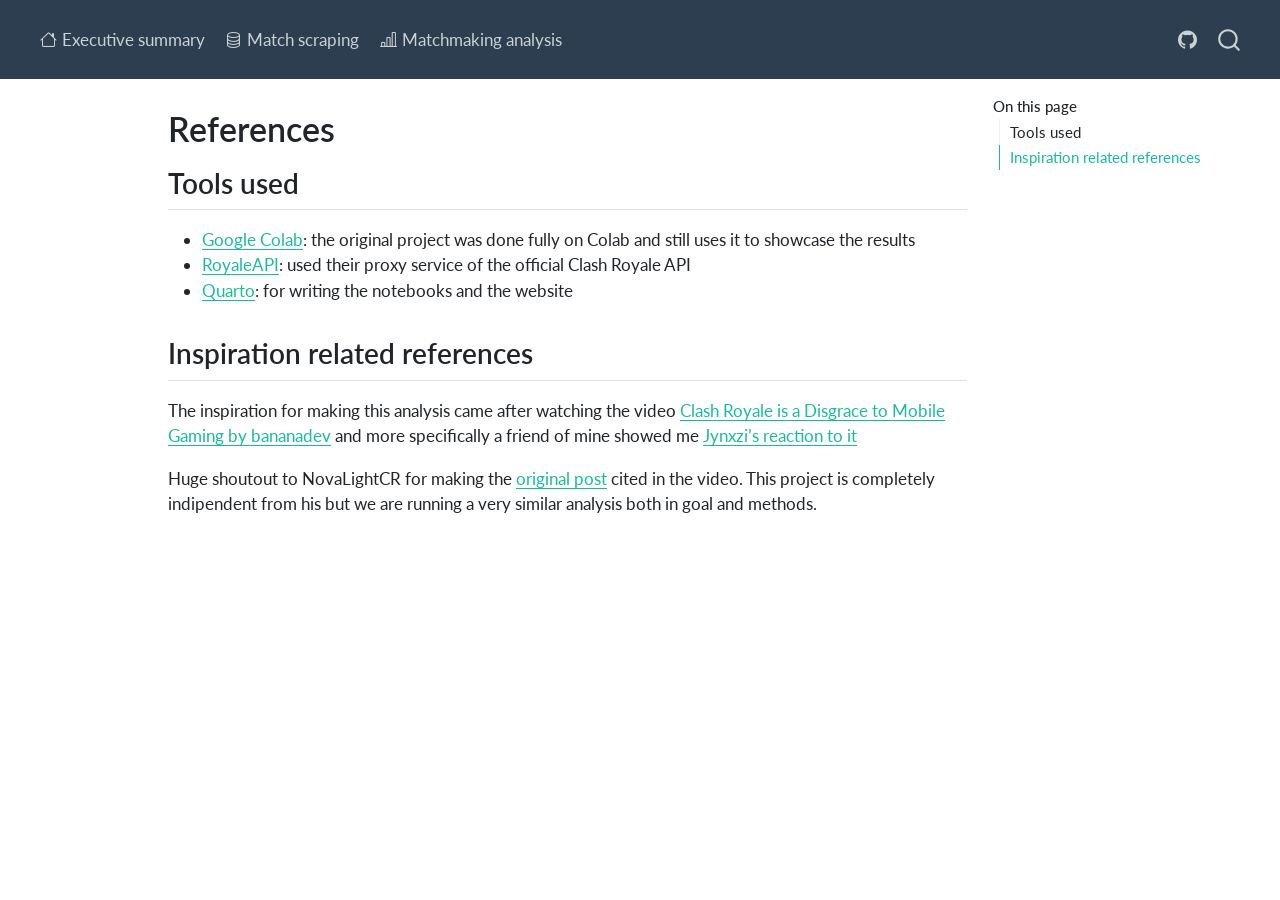
<file: docs/pages/references.html>
<!DOCTYPE html>
<html xmlns="http://www.w3.org/1999/xhtml" lang="en" xml:lang="en"><head>

<meta charset="utf-8">
<meta name="generator" content="quarto-1.4.555">

<meta name="viewport" content="width=device-width, initial-scale=1.0, user-scalable=yes">


<title>Clash Royale Matchmaking Analysis - References</title>
<style>
code{white-space: pre-wrap;}
span.smallcaps{font-variant: small-caps;}
div.columns{display: flex; gap: min(4vw, 1.5em);}
div.column{flex: auto; overflow-x: auto;}
div.hanging-indent{margin-left: 1.5em; text-indent: -1.5em;}
ul.task-list{list-style: none;}
ul.task-list li input[type="checkbox"] {
  width: 0.8em;
  margin: 0 0.8em 0.2em -1em; /* quarto-specific, see https://github.com/quarto-dev/quarto-cli/issues/4556 */ 
  vertical-align: middle;
}
</style>


<script src="../site_libs/quarto-nav/quarto-nav.js"></script>
<script src="../site_libs/quarto-nav/headroom.min.js"></script>
<script src="../site_libs/clipboard/clipboard.min.js"></script>
<script src="../site_libs/quarto-search/autocomplete.umd.js"></script>
<script src="../site_libs/quarto-search/fuse.min.js"></script>
<script src="../site_libs/quarto-search/quarto-search.js"></script>
<meta name="quarto:offset" content="../">
<script src="../site_libs/quarto-html/quarto.js"></script>
<script src="../site_libs/quarto-html/popper.min.js"></script>
<script src="../site_libs/quarto-html/tippy.umd.min.js"></script>
<script src="../site_libs/quarto-html/anchor.min.js"></script>
<link href="../site_libs/quarto-html/tippy.css" rel="stylesheet">
<link href="../site_libs/quarto-html/quarto-syntax-highlighting.css" rel="stylesheet" id="quarto-text-highlighting-styles">
<script src="../site_libs/bootstrap/bootstrap.min.js"></script>
<link href="../site_libs/bootstrap/bootstrap-icons.css" rel="stylesheet">
<link href="../site_libs/bootstrap/bootstrap.min.css" rel="stylesheet" id="quarto-bootstrap" data-mode="light">
<script id="quarto-search-options" type="application/json">{
  "location": "navbar",
  "copy-button": false,
  "collapse-after": 3,
  "panel-placement": "end",
  "type": "overlay",
  "limit": 50,
  "keyboard-shortcut": [
    "f",
    "/",
    "s"
  ],
  "show-item-context": false,
  "language": {
    "search-no-results-text": "No results",
    "search-matching-documents-text": "matching documents",
    "search-copy-link-title": "Copy link to search",
    "search-hide-matches-text": "Hide additional matches",
    "search-more-match-text": "more match in this document",
    "search-more-matches-text": "more matches in this document",
    "search-clear-button-title": "Clear",
    "search-text-placeholder": "",
    "search-detached-cancel-button-title": "Cancel",
    "search-submit-button-title": "Submit",
    "search-label": "Search"
  }
}</script>


</head>

<body class="nav-fixed">

<div id="quarto-search-results"></div>
  <header id="quarto-header" class="headroom fixed-top">
    <nav class="navbar navbar-expand-lg " data-bs-theme="dark">
      <div class="navbar-container container-fluid">
            <div id="quarto-search" class="" title="Search"></div>
          <button class="navbar-toggler" type="button" data-bs-toggle="collapse" data-bs-target="#navbarCollapse" aria-controls="navbarCollapse" aria-expanded="false" aria-label="Toggle navigation" onclick="if (window.quartoToggleHeadroom) { window.quartoToggleHeadroom(); }">
  <span class="navbar-toggler-icon"></span>
</button>
          <div class="collapse navbar-collapse" id="navbarCollapse">
            <ul class="navbar-nav navbar-nav-scroll me-auto">
  <li class="nav-item">
    <a class="nav-link" href="../pages/index.html"> <i class="bi bi-house" role="img">
</i> 
<span class="menu-text">Executive summary</span></a>
  </li>  
  <li class="nav-item">
    <a class="nav-link" href="../pages/01_match_scraping.html"> <i class="bi bi-database" role="img">
</i> 
<span class="menu-text">Match scraping</span></a>
  </li>  
  <li class="nav-item">
    <a class="nav-link" href="../pages/02_matchmaking_analysis.html"> <i class="bi bi-bar-chart-line" role="img">
</i> 
<span class="menu-text">Matchmaking analysis</span></a>
  </li>  
</ul>
            <ul class="navbar-nav navbar-nav-scroll ms-auto">
  <li class="nav-item compact">
    <a class="nav-link" href="https://github.com/CrabGuy/ClashRoyaleMatchmakingAnalysis"> <i class="bi bi-github" role="img">
</i> 
<span class="menu-text"></span></a>
  </li>  
</ul>
          </div> <!-- /navcollapse -->
          <div class="quarto-navbar-tools">
</div>
      </div> <!-- /container-fluid -->
    </nav>
</header>
<!-- content -->
<div id="quarto-content" class="quarto-container page-columns page-rows-contents page-layout-article page-navbar">
<!-- sidebar -->
<!-- margin-sidebar -->
    <div id="quarto-margin-sidebar" class="sidebar margin-sidebar">
        <nav id="TOC" role="doc-toc" class="toc-active">
    <h2 id="toc-title">On this page</h2>
   
  <ul>
  <li><a href="#tools-used" id="toc-tools-used" class="nav-link active" data-scroll-target="#tools-used">Tools used</a></li>
  <li><a href="#inspiration-related-references" id="toc-inspiration-related-references" class="nav-link" data-scroll-target="#inspiration-related-references">Inspiration related references</a></li>
  </ul>
</nav>
    </div>
<!-- main -->
<main class="content" id="quarto-document-content">

<header id="title-block-header" class="quarto-title-block default">
<div class="quarto-title">
<h1 class="title">References</h1>
</div>



<div class="quarto-title-meta">

    
  
    
  </div>
  


</header>


<section id="tools-used" class="level2">
<h2 class="anchored" data-anchor-id="tools-used">Tools used</h2>
<ul>
<li><a href="https://colab.research.google.com/">Google Colab</a>: the original project was done fully on Colab and still uses it to showcase the results</li>
<li><a href="https://royaleapi.com/">RoyaleAPI</a>: used their proxy service of the official Clash Royale API</li>
<li><a href="https://quarto.org/">Quarto</a>: for writing the notebooks and the website</li>
</ul>
</section>
<section id="inspiration-related-references" class="level2">
<h2 class="anchored" data-anchor-id="inspiration-related-references">Inspiration related references</h2>
<p>The inspiration for making this analysis came after watching the video <a href="https://youtu.be/qlQdZ-H_EWY?si=jGeCpGEaMsh7KCVr">Clash Royale is a Disgrace to Mobile Gaming by bananadev</a> and more specifically a friend of mine showed me <a href="https://youtu.be/8OpOByZBR94?si=mnsBVDqldAAJgQEf">Jynxzi’s reaction to it</a></p>
<p>Huge shoutout to NovaLightCR for making the <a href="https://www.reddit.com/r/ClashRoyale/comments/m2jl0c/effort_post_what_an_analysis_of_688k_battles/">original post</a> cited in the video. This project is completely indipendent from his but we are running a very similar analysis both in goal and methods.</p>


</section>

</main> <!-- /main -->
<script id="quarto-html-after-body" type="application/javascript">
window.document.addEventListener("DOMContentLoaded", function (event) {
  const toggleBodyColorMode = (bsSheetEl) => {
    const mode = bsSheetEl.getAttribute("data-mode");
    const bodyEl = window.document.querySelector("body");
    if (mode === "dark") {
      bodyEl.classList.add("quarto-dark");
      bodyEl.classList.remove("quarto-light");
    } else {
      bodyEl.classList.add("quarto-light");
      bodyEl.classList.remove("quarto-dark");
    }
  }
  const toggleBodyColorPrimary = () => {
    const bsSheetEl = window.document.querySelector("link#quarto-bootstrap");
    if (bsSheetEl) {
      toggleBodyColorMode(bsSheetEl);
    }
  }
  toggleBodyColorPrimary();  
  const icon = "";
  const anchorJS = new window.AnchorJS();
  anchorJS.options = {
    placement: 'right',
    icon: icon
  };
  anchorJS.add('.anchored');
  const isCodeAnnotation = (el) => {
    for (const clz of el.classList) {
      if (clz.startsWith('code-annotation-')) {                     
        return true;
      }
    }
    return false;
  }
  const clipboard = new window.ClipboardJS('.code-copy-button', {
    text: function(trigger) {
      const codeEl = trigger.previousElementSibling.cloneNode(true);
      for (const childEl of codeEl.children) {
        if (isCodeAnnotation(childEl)) {
          childEl.remove();
        }
      }
      return codeEl.innerText;
    }
  });
  clipboard.on('success', function(e) {
    // button target
    const button = e.trigger;
    // don't keep focus
    button.blur();
    // flash "checked"
    button.classList.add('code-copy-button-checked');
    var currentTitle = button.getAttribute("title");
    button.setAttribute("title", "Copied!");
    let tooltip;
    if (window.bootstrap) {
      button.setAttribute("data-bs-toggle", "tooltip");
      button.setAttribute("data-bs-placement", "left");
      button.setAttribute("data-bs-title", "Copied!");
      tooltip = new bootstrap.Tooltip(button, 
        { trigger: "manual", 
          customClass: "code-copy-button-tooltip",
          offset: [0, -8]});
      tooltip.show();    
    }
    setTimeout(function() {
      if (tooltip) {
        tooltip.hide();
        button.removeAttribute("data-bs-title");
        button.removeAttribute("data-bs-toggle");
        button.removeAttribute("data-bs-placement");
      }
      button.setAttribute("title", currentTitle);
      button.classList.remove('code-copy-button-checked');
    }, 1000);
    // clear code selection
    e.clearSelection();
  });
    var localhostRegex = new RegExp(/^(?:http|https):\/\/localhost\:?[0-9]*\//);
    var mailtoRegex = new RegExp(/^mailto:/);
      var filterRegex = new RegExp('/' + window.location.host + '/');
    var isInternal = (href) => {
        return filterRegex.test(href) || localhostRegex.test(href) || mailtoRegex.test(href);
    }
    // Inspect non-navigation links and adorn them if external
 	var links = window.document.querySelectorAll('a[href]:not(.nav-link):not(.navbar-brand):not(.toc-action):not(.sidebar-link):not(.sidebar-item-toggle):not(.pagination-link):not(.no-external):not([aria-hidden]):not(.dropdown-item):not(.quarto-navigation-tool)');
    for (var i=0; i<links.length; i++) {
      const link = links[i];
      if (!isInternal(link.href)) {
        // undo the damage that might have been done by quarto-nav.js in the case of
        // links that we want to consider external
        if (link.dataset.originalHref !== undefined) {
          link.href = link.dataset.originalHref;
        }
      }
    }
  function tippyHover(el, contentFn, onTriggerFn, onUntriggerFn) {
    const config = {
      allowHTML: true,
      maxWidth: 500,
      delay: 100,
      arrow: false,
      appendTo: function(el) {
          return el.parentElement;
      },
      interactive: true,
      interactiveBorder: 10,
      theme: 'quarto',
      placement: 'bottom-start',
    };
    if (contentFn) {
      config.content = contentFn;
    }
    if (onTriggerFn) {
      config.onTrigger = onTriggerFn;
    }
    if (onUntriggerFn) {
      config.onUntrigger = onUntriggerFn;
    }
    window.tippy(el, config); 
  }
  const noterefs = window.document.querySelectorAll('a[role="doc-noteref"]');
  for (var i=0; i<noterefs.length; i++) {
    const ref = noterefs[i];
    tippyHover(ref, function() {
      // use id or data attribute instead here
      let href = ref.getAttribute('data-footnote-href') || ref.getAttribute('href');
      try { href = new URL(href).hash; } catch {}
      const id = href.replace(/^#\/?/, "");
      const note = window.document.getElementById(id);
      if (note) {
        return note.innerHTML;
      } else {
        return "";
      }
    });
  }
  const xrefs = window.document.querySelectorAll('a.quarto-xref');
  const processXRef = (id, note) => {
    // Strip column container classes
    const stripColumnClz = (el) => {
      el.classList.remove("page-full", "page-columns");
      if (el.children) {
        for (const child of el.children) {
          stripColumnClz(child);
        }
      }
    }
    stripColumnClz(note)
    if (id === null || id.startsWith('sec-')) {
      // Special case sections, only their first couple elements
      const container = document.createElement("div");
      if (note.children && note.children.length > 2) {
        container.appendChild(note.children[0].cloneNode(true));
        for (let i = 1; i < note.children.length; i++) {
          const child = note.children[i];
          if (child.tagName === "P" && child.innerText === "") {
            continue;
          } else {
            container.appendChild(child.cloneNode(true));
            break;
          }
        }
        if (window.Quarto?.typesetMath) {
          window.Quarto.typesetMath(container);
        }
        return container.innerHTML
      } else {
        if (window.Quarto?.typesetMath) {
          window.Quarto.typesetMath(note);
        }
        return note.innerHTML;
      }
    } else {
      // Remove any anchor links if they are present
      const anchorLink = note.querySelector('a.anchorjs-link');
      if (anchorLink) {
        anchorLink.remove();
      }
      if (window.Quarto?.typesetMath) {
        window.Quarto.typesetMath(note);
      }
      // TODO in 1.5, we should make sure this works without a callout special case
      if (note.classList.contains("callout")) {
        return note.outerHTML;
      } else {
        return note.innerHTML;
      }
    }
  }
  for (var i=0; i<xrefs.length; i++) {
    const xref = xrefs[i];
    tippyHover(xref, undefined, function(instance) {
      instance.disable();
      let url = xref.getAttribute('href');
      let hash = undefined; 
      if (url.startsWith('#')) {
        hash = url;
      } else {
        try { hash = new URL(url).hash; } catch {}
      }
      if (hash) {
        const id = hash.replace(/^#\/?/, "");
        const note = window.document.getElementById(id);
        if (note !== null) {
          try {
            const html = processXRef(id, note.cloneNode(true));
            instance.setContent(html);
          } finally {
            instance.enable();
            instance.show();
          }
        } else {
          // See if we can fetch this
          fetch(url.split('#')[0])
          .then(res => res.text())
          .then(html => {
            const parser = new DOMParser();
            const htmlDoc = parser.parseFromString(html, "text/html");
            const note = htmlDoc.getElementById(id);
            if (note !== null) {
              const html = processXRef(id, note);
              instance.setContent(html);
            } 
          }).finally(() => {
            instance.enable();
            instance.show();
          });
        }
      } else {
        // See if we can fetch a full url (with no hash to target)
        // This is a special case and we should probably do some content thinning / targeting
        fetch(url)
        .then(res => res.text())
        .then(html => {
          const parser = new DOMParser();
          const htmlDoc = parser.parseFromString(html, "text/html");
          const note = htmlDoc.querySelector('main.content');
          if (note !== null) {
            // This should only happen for chapter cross references
            // (since there is no id in the URL)
            // remove the first header
            if (note.children.length > 0 && note.children[0].tagName === "HEADER") {
              note.children[0].remove();
            }
            const html = processXRef(null, note);
            instance.setContent(html);
          } 
        }).finally(() => {
          instance.enable();
          instance.show();
        });
      }
    }, function(instance) {
    });
  }
      let selectedAnnoteEl;
      const selectorForAnnotation = ( cell, annotation) => {
        let cellAttr = 'data-code-cell="' + cell + '"';
        let lineAttr = 'data-code-annotation="' +  annotation + '"';
        const selector = 'span[' + cellAttr + '][' + lineAttr + ']';
        return selector;
      }
      const selectCodeLines = (annoteEl) => {
        const doc = window.document;
        const targetCell = annoteEl.getAttribute("data-target-cell");
        const targetAnnotation = annoteEl.getAttribute("data-target-annotation");
        const annoteSpan = window.document.querySelector(selectorForAnnotation(targetCell, targetAnnotation));
        const lines = annoteSpan.getAttribute("data-code-lines").split(",");
        const lineIds = lines.map((line) => {
          return targetCell + "-" + line;
        })
        let top = null;
        let height = null;
        let parent = null;
        if (lineIds.length > 0) {
            //compute the position of the single el (top and bottom and make a div)
            const el = window.document.getElementById(lineIds[0]);
            top = el.offsetTop;
            height = el.offsetHeight;
            parent = el.parentElement.parentElement;
          if (lineIds.length > 1) {
            const lastEl = window.document.getElementById(lineIds[lineIds.length - 1]);
            const bottom = lastEl.offsetTop + lastEl.offsetHeight;
            height = bottom - top;
          }
          if (top !== null && height !== null && parent !== null) {
            // cook up a div (if necessary) and position it 
            let div = window.document.getElementById("code-annotation-line-highlight");
            if (div === null) {
              div = window.document.createElement("div");
              div.setAttribute("id", "code-annotation-line-highlight");
              div.style.position = 'absolute';
              parent.appendChild(div);
            }
            div.style.top = top - 2 + "px";
            div.style.height = height + 4 + "px";
            div.style.left = 0;
            let gutterDiv = window.document.getElementById("code-annotation-line-highlight-gutter");
            if (gutterDiv === null) {
              gutterDiv = window.document.createElement("div");
              gutterDiv.setAttribute("id", "code-annotation-line-highlight-gutter");
              gutterDiv.style.position = 'absolute';
              const codeCell = window.document.getElementById(targetCell);
              const gutter = codeCell.querySelector('.code-annotation-gutter');
              gutter.appendChild(gutterDiv);
            }
            gutterDiv.style.top = top - 2 + "px";
            gutterDiv.style.height = height + 4 + "px";
          }
          selectedAnnoteEl = annoteEl;
        }
      };
      const unselectCodeLines = () => {
        const elementsIds = ["code-annotation-line-highlight", "code-annotation-line-highlight-gutter"];
        elementsIds.forEach((elId) => {
          const div = window.document.getElementById(elId);
          if (div) {
            div.remove();
          }
        });
        selectedAnnoteEl = undefined;
      };
        // Handle positioning of the toggle
    window.addEventListener(
      "resize",
      throttle(() => {
        elRect = undefined;
        if (selectedAnnoteEl) {
          selectCodeLines(selectedAnnoteEl);
        }
      }, 10)
    );
    function throttle(fn, ms) {
    let throttle = false;
    let timer;
      return (...args) => {
        if(!throttle) { // first call gets through
            fn.apply(this, args);
            throttle = true;
        } else { // all the others get throttled
            if(timer) clearTimeout(timer); // cancel #2
            timer = setTimeout(() => {
              fn.apply(this, args);
              timer = throttle = false;
            }, ms);
        }
      };
    }
      // Attach click handler to the DT
      const annoteDls = window.document.querySelectorAll('dt[data-target-cell]');
      for (const annoteDlNode of annoteDls) {
        annoteDlNode.addEventListener('click', (event) => {
          const clickedEl = event.target;
          if (clickedEl !== selectedAnnoteEl) {
            unselectCodeLines();
            const activeEl = window.document.querySelector('dt[data-target-cell].code-annotation-active');
            if (activeEl) {
              activeEl.classList.remove('code-annotation-active');
            }
            selectCodeLines(clickedEl);
            clickedEl.classList.add('code-annotation-active');
          } else {
            // Unselect the line
            unselectCodeLines();
            clickedEl.classList.remove('code-annotation-active');
          }
        });
      }
  const findCites = (el) => {
    const parentEl = el.parentElement;
    if (parentEl) {
      const cites = parentEl.dataset.cites;
      if (cites) {
        return {
          el,
          cites: cites.split(' ')
        };
      } else {
        return findCites(el.parentElement)
      }
    } else {
      return undefined;
    }
  };
  var bibliorefs = window.document.querySelectorAll('a[role="doc-biblioref"]');
  for (var i=0; i<bibliorefs.length; i++) {
    const ref = bibliorefs[i];
    const citeInfo = findCites(ref);
    if (citeInfo) {
      tippyHover(citeInfo.el, function() {
        var popup = window.document.createElement('div');
        citeInfo.cites.forEach(function(cite) {
          var citeDiv = window.document.createElement('div');
          citeDiv.classList.add('hanging-indent');
          citeDiv.classList.add('csl-entry');
          var biblioDiv = window.document.getElementById('ref-' + cite);
          if (biblioDiv) {
            citeDiv.innerHTML = biblioDiv.innerHTML;
          }
          popup.appendChild(citeDiv);
        });
        return popup.innerHTML;
      });
    }
  }
});
</script>
</div> <!-- /content -->




</body></html>
</file>
<file: docs/site_libs/quarto-html/tippy.css>
.tippy-box[data-animation=fade][data-state=hidden]{opacity:0}[data-tippy-root]{max-width:calc(100vw - 10px)}.tippy-box{position:relative;background-color:#333;color:#fff;border-radius:4px;font-size:14px;line-height:1.4;white-space:normal;outline:0;transition-property:transform,visibility,opacity}.tippy-box[data-placement^=top]>.tippy-arrow{bottom:0}.tippy-box[data-placement^=top]>.tippy-arrow:before{bottom:-7px;left:0;border-width:8px 8px 0;border-top-color:initial;transform-origin:center top}.tippy-box[data-placement^=bottom]>.tippy-arrow{top:0}.tippy-box[data-placement^=bottom]>.tippy-arrow:before{top:-7px;left:0;border-width:0 8px 8px;border-bottom-color:initial;transform-origin:center bottom}.tippy-box[data-placement^=left]>.tippy-arrow{right:0}.tippy-box[data-placement^=left]>.tippy-arrow:before{border-width:8px 0 8px 8px;border-left-color:initial;right:-7px;transform-origin:center left}.tippy-box[data-placement^=right]>.tippy-arrow{left:0}.tippy-box[data-placement^=right]>.tippy-arrow:before{left:-7px;border-width:8px 8px 8px 0;border-right-color:initial;transform-origin:center right}.tippy-box[data-inertia][data-state=visible]{transition-timing-function:cubic-bezier(.54,1.5,.38,1.11)}.tippy-arrow{width:16px;height:16px;color:#333}.tippy-arrow:before{content:"";position:absolute;border-color:transparent;border-style:solid}.tippy-content{position:relative;padding:5px 9px;z-index:1}
</file>
<file: docs/site_libs/quarto-html/quarto-syntax-highlighting.css>
/* quarto syntax highlight colors */
:root {
  --quarto-hl-ot-color: #003B4F;
  --quarto-hl-at-color: #657422;
  --quarto-hl-ss-color: #20794D;
  --quarto-hl-an-color: #5E5E5E;
  --quarto-hl-fu-color: #4758AB;
  --quarto-hl-st-color: #20794D;
  --quarto-hl-cf-color: #003B4F;
  --quarto-hl-op-color: #5E5E5E;
  --quarto-hl-er-color: #AD0000;
  --quarto-hl-bn-color: #AD0000;
  --quarto-hl-al-color: #AD0000;
  --quarto-hl-va-color: #111111;
  --quarto-hl-bu-color: inherit;
  --quarto-hl-ex-color: inherit;
  --quarto-hl-pp-color: #AD0000;
  --quarto-hl-in-color: #5E5E5E;
  --quarto-hl-vs-color: #20794D;
  --quarto-hl-wa-color: #5E5E5E;
  --quarto-hl-do-color: #5E5E5E;
  --quarto-hl-im-color: #00769E;
  --quarto-hl-ch-color: #20794D;
  --quarto-hl-dt-color: #AD0000;
  --quarto-hl-fl-color: #AD0000;
  --quarto-hl-co-color: #5E5E5E;
  --quarto-hl-cv-color: #5E5E5E;
  --quarto-hl-cn-color: #8f5902;
  --quarto-hl-sc-color: #5E5E5E;
  --quarto-hl-dv-color: #AD0000;
  --quarto-hl-kw-color: #003B4F;
}

/* other quarto variables */
:root {
  --quarto-font-monospace: SFMono-Regular, Menlo, Monaco, Consolas, "Liberation Mono", "Courier New", monospace;
}

pre > code.sourceCode > span {
  color: #003B4F;
}

code span {
  color: #003B4F;
}

code.sourceCode > span {
  color: #003B4F;
}

div.sourceCode,
div.sourceCode pre.sourceCode {
  color: #003B4F;
}

code span.ot {
  color: #003B4F;
  font-style: inherit;
}

code span.at {
  color: #657422;
  font-style: inherit;
}

code span.ss {
  color: #20794D;
  font-style: inherit;
}

code span.an {
  color: #5E5E5E;
  font-style: inherit;
}

code span.fu {
  color: #4758AB;
  font-style: inherit;
}

code span.st {
  color: #20794D;
  font-style: inherit;
}

code span.cf {
  color: #003B4F;
  font-style: inherit;
}

code span.op {
  color: #5E5E5E;
  font-style: inherit;
}

code span.er {
  color: #AD0000;
  font-style: inherit;
}

code span.bn {
  color: #AD0000;
  font-style: inherit;
}

code span.al {
  color: #AD0000;
  font-style: inherit;
}

code span.va {
  color: #111111;
  font-style: inherit;
}

code span.bu {
  font-style: inherit;
}

code span.ex {
  font-style: inherit;
}

code span.pp {
  color: #AD0000;
  font-style: inherit;
}

code span.in {
  color: #5E5E5E;
  font-style: inherit;
}

code span.vs {
  color: #20794D;
  font-style: inherit;
}

code span.wa {
  color: #5E5E5E;
  font-style: italic;
}

code span.do {
  color: #5E5E5E;
  font-style: italic;
}

code span.im {
  color: #00769E;
  font-style: inherit;
}

code span.ch {
  color: #20794D;
  font-style: inherit;
}

code span.dt {
  color: #AD0000;
  font-style: inherit;
}

code span.fl {
  color: #AD0000;
  font-style: inherit;
}

code span.co {
  color: #5E5E5E;
  font-style: inherit;
}

code span.cv {
  color: #5E5E5E;
  font-style: italic;
}

code span.cn {
  color: #8f5902;
  font-style: inherit;
}

code span.sc {
  color: #5E5E5E;
  font-style: inherit;
}

code span.dv {
  color: #AD0000;
  font-style: inherit;
}

code span.kw {
  color: #003B4F;
  font-style: inherit;
}

.prevent-inlining {
  content: "</";
}

/*# sourceMappingURL=debc5d5d77c3f9108843748ff7464032.css.map */
</file>
